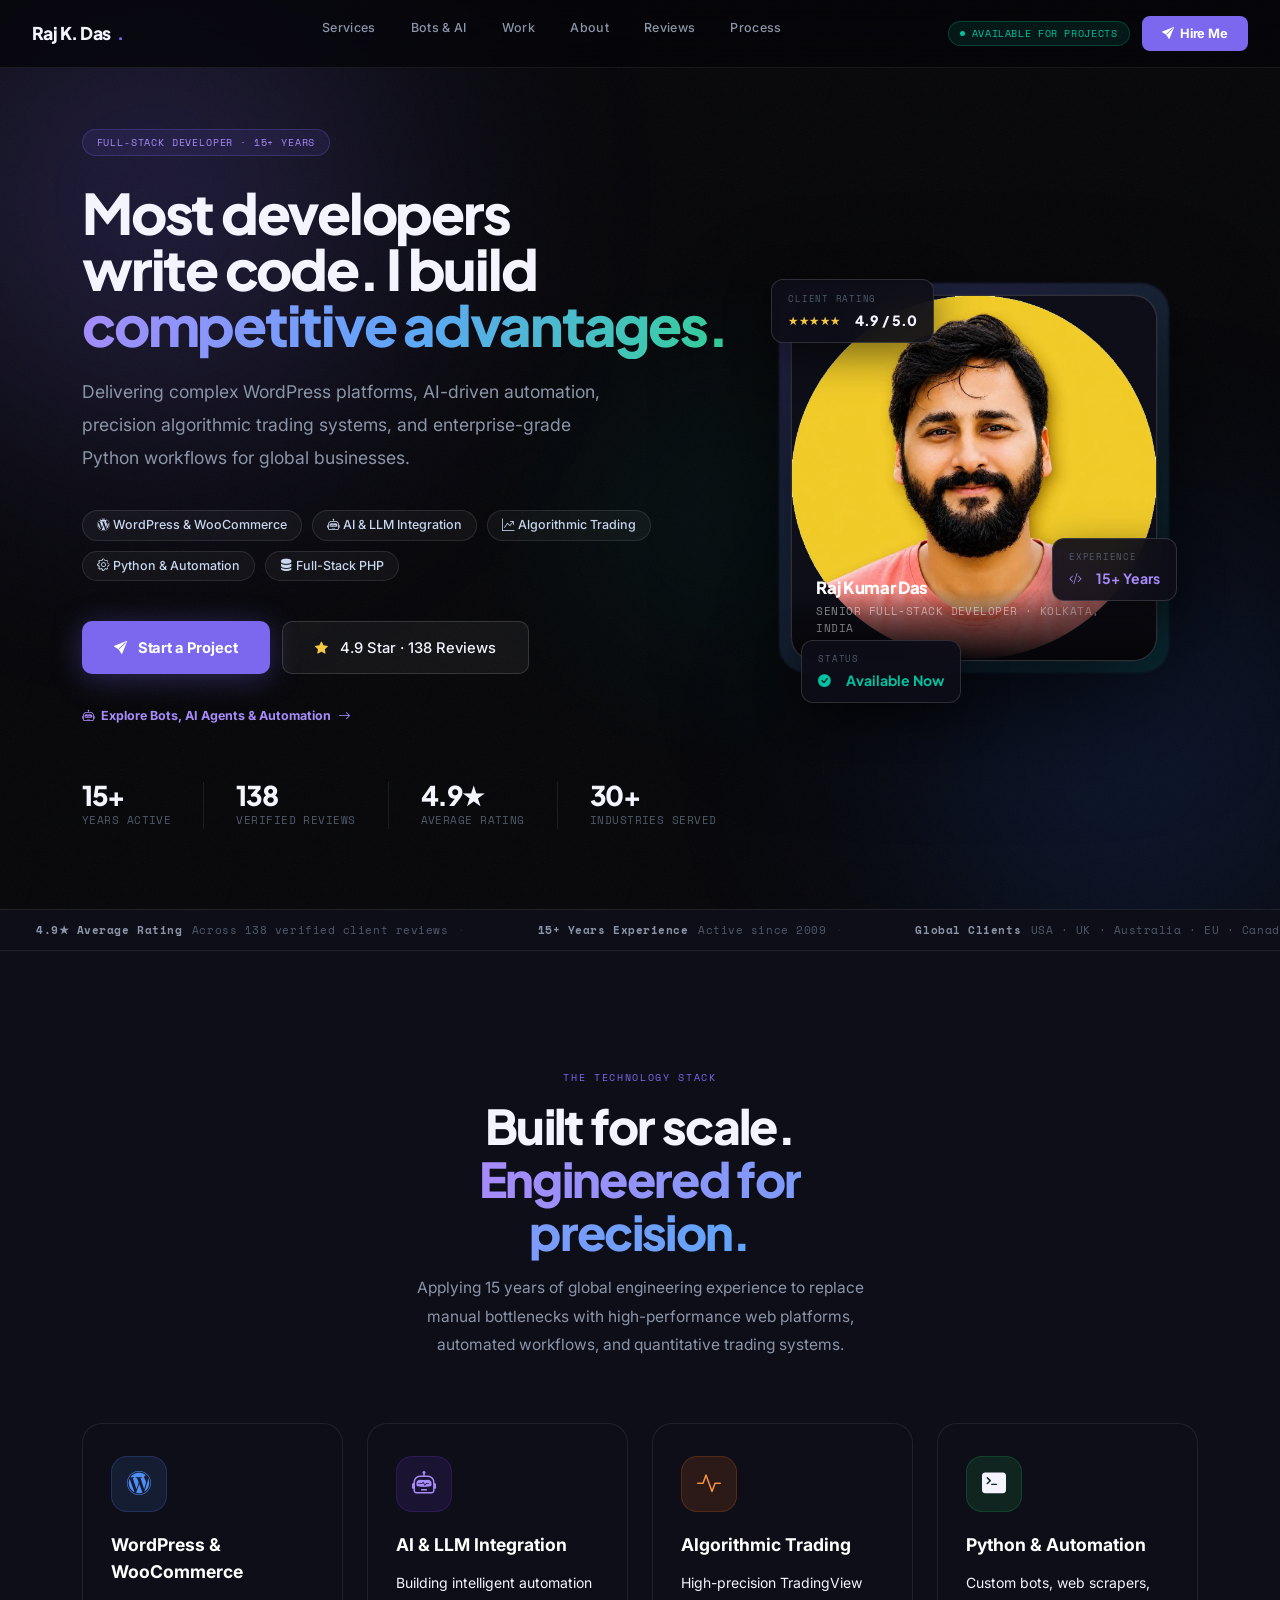
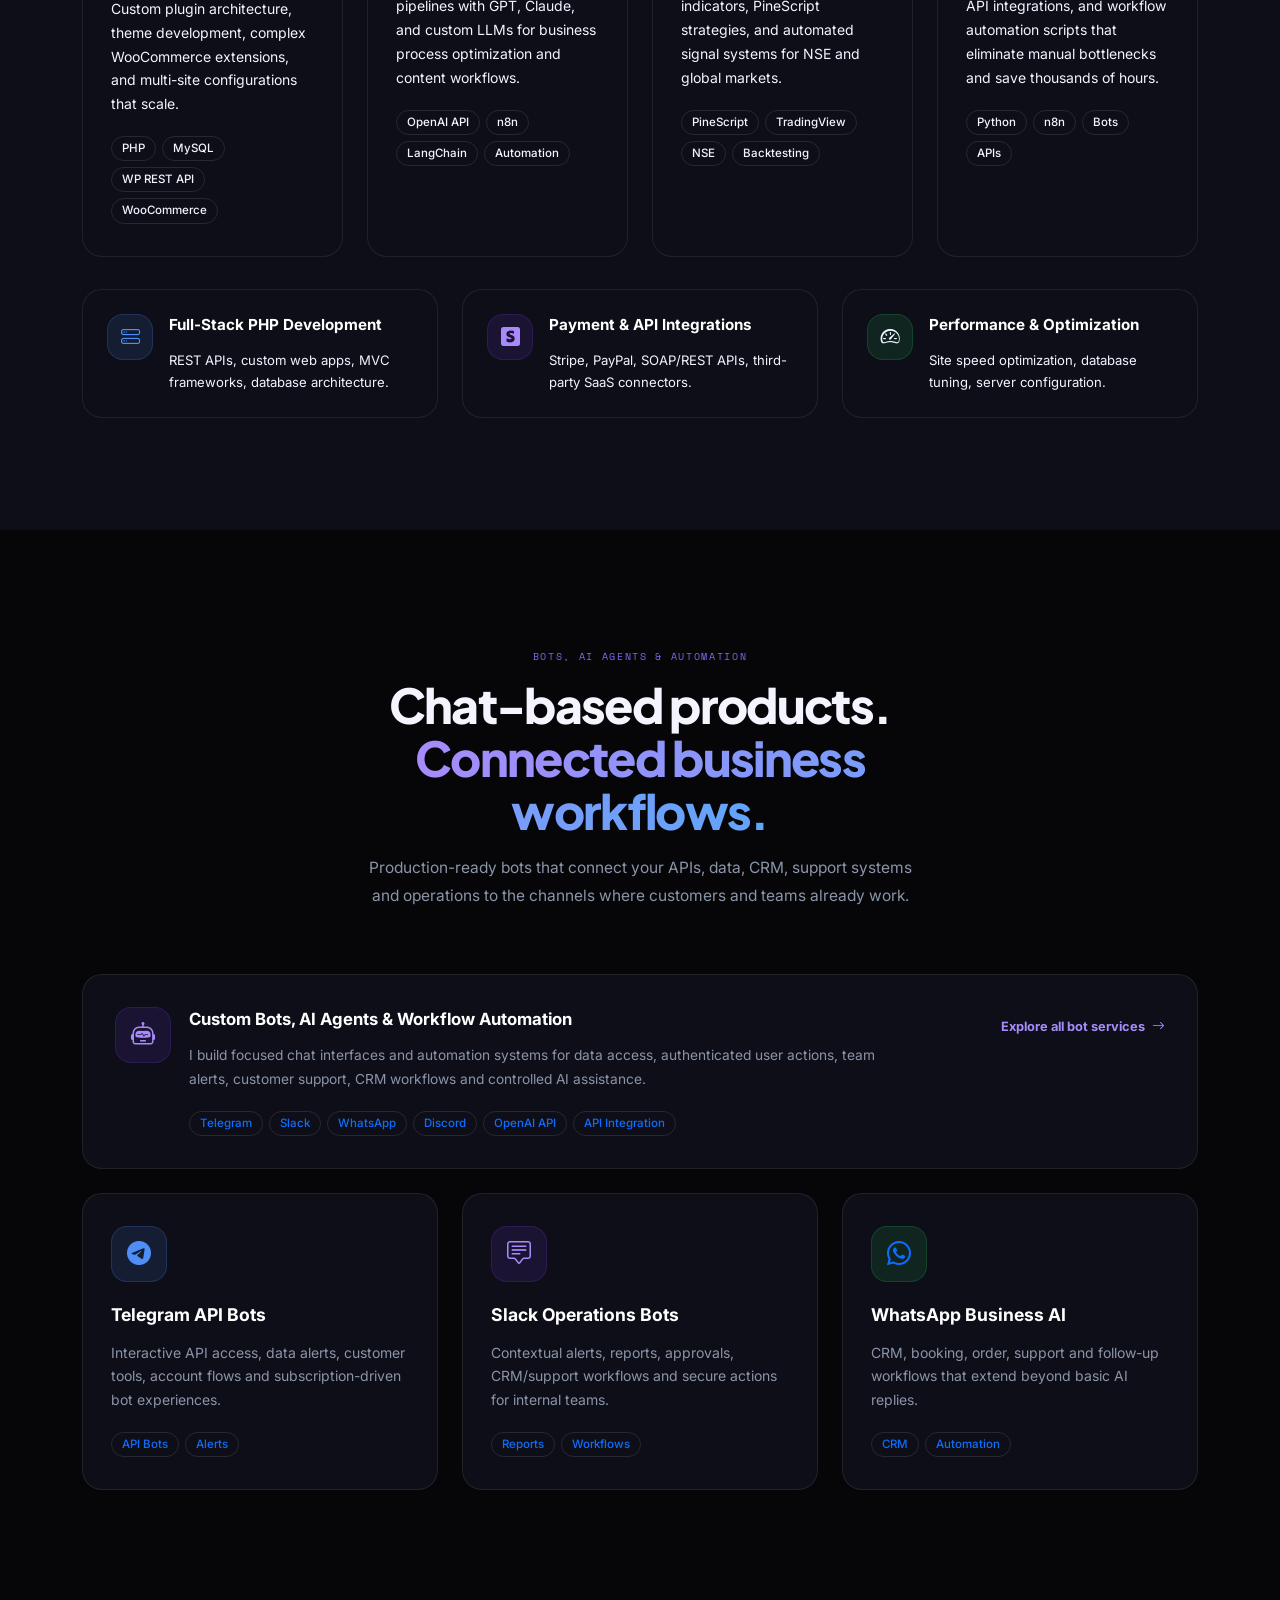
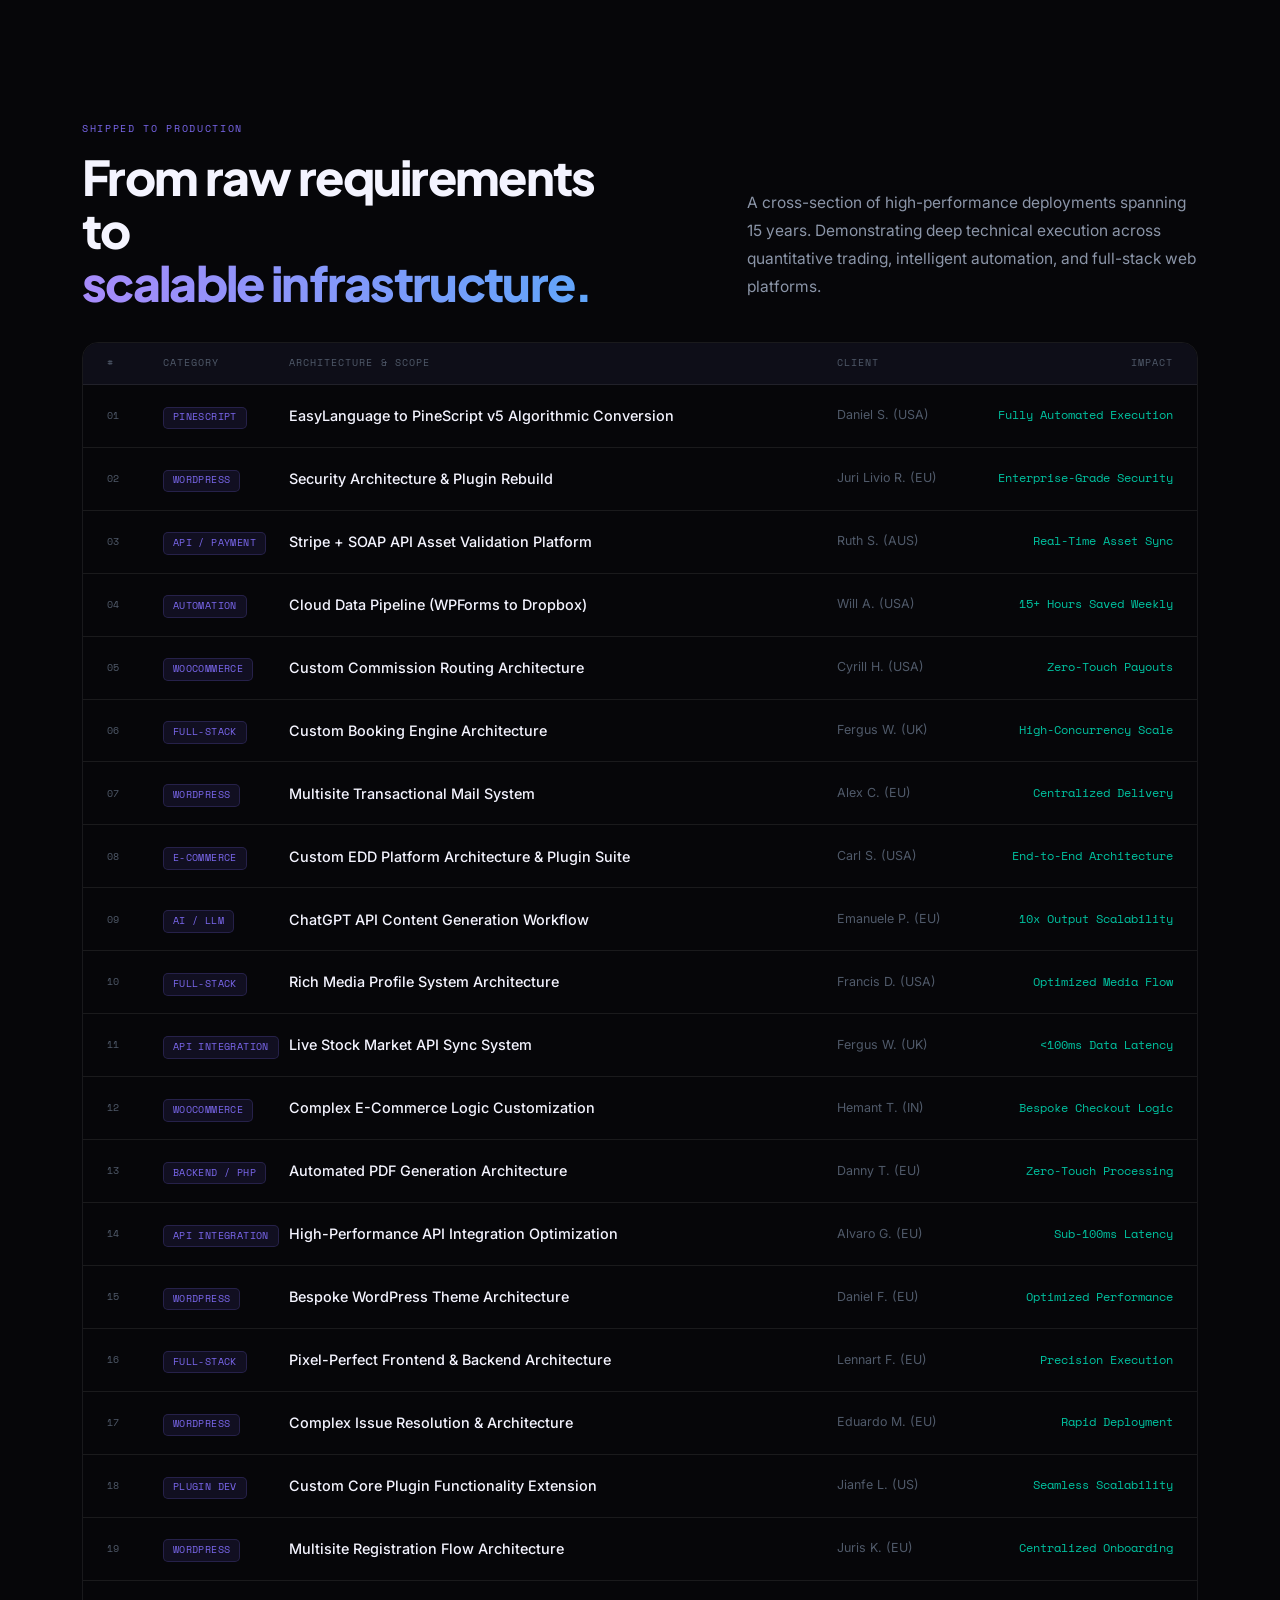
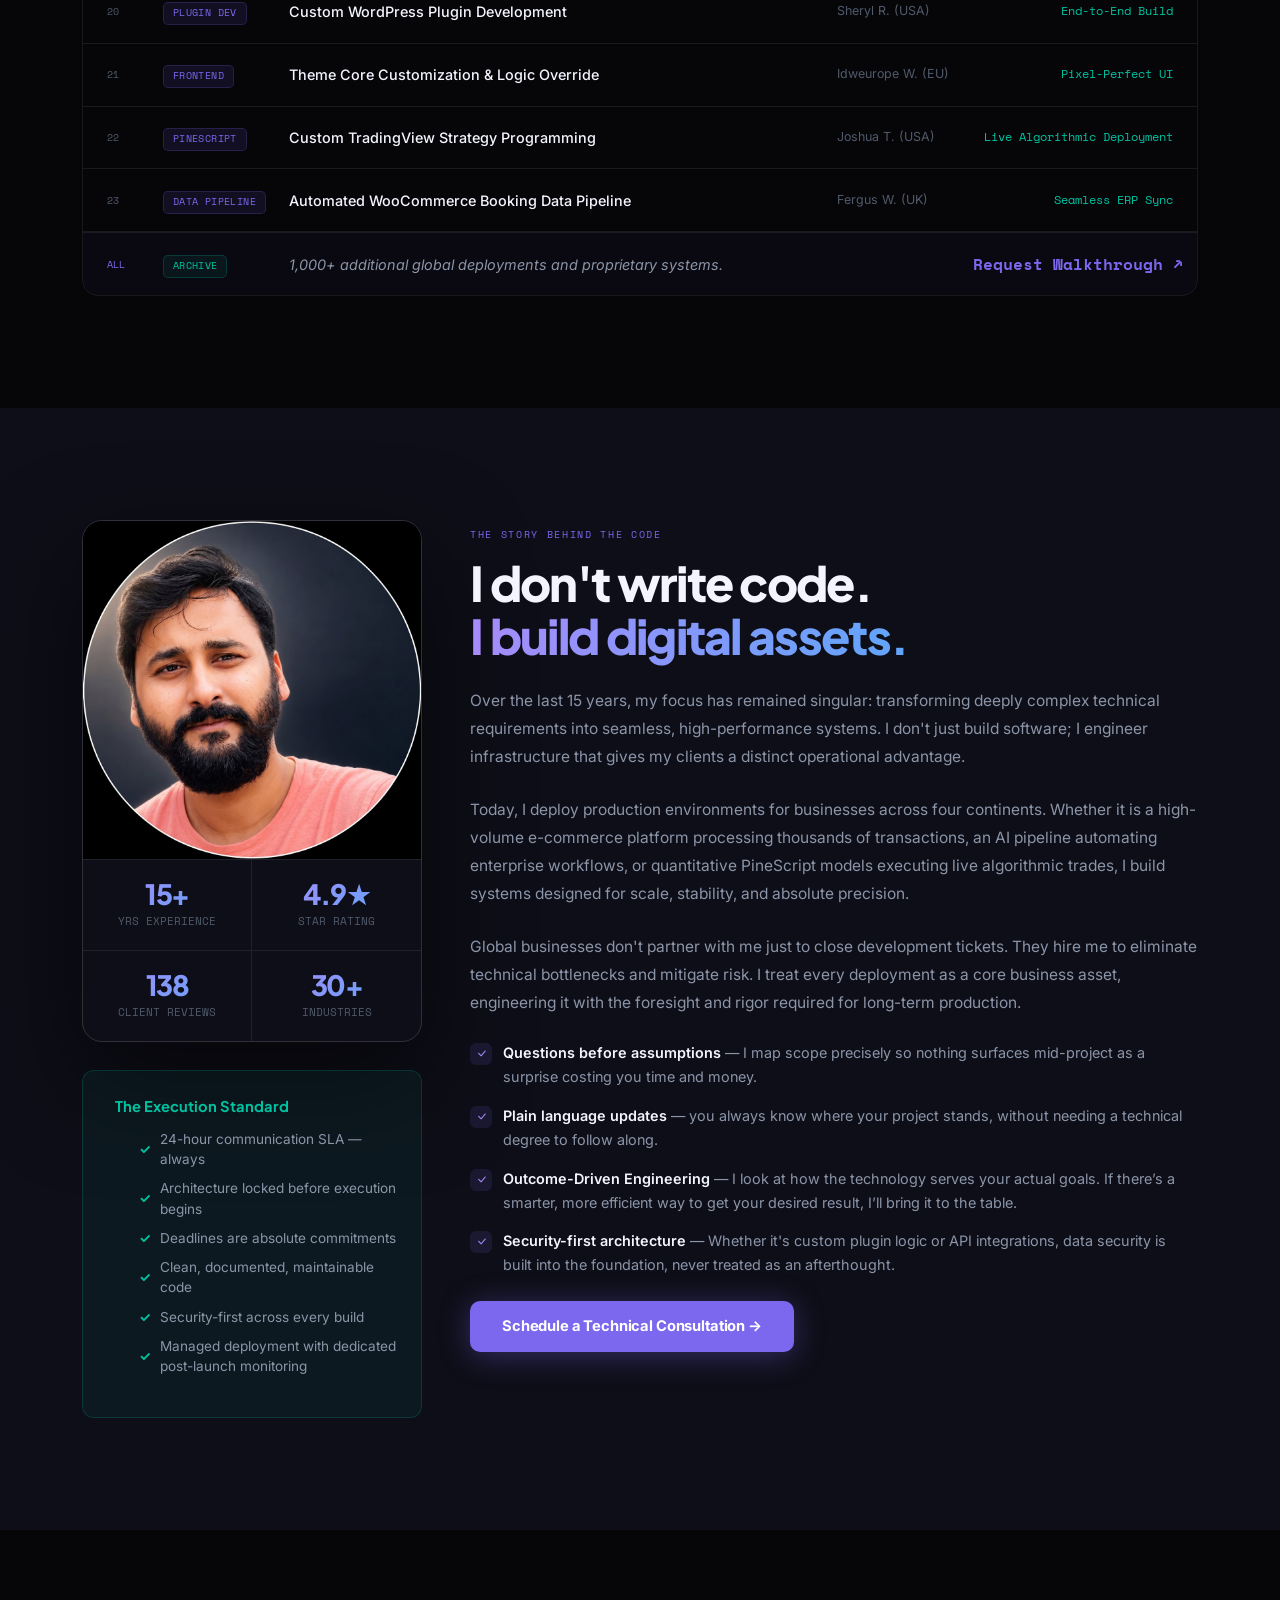
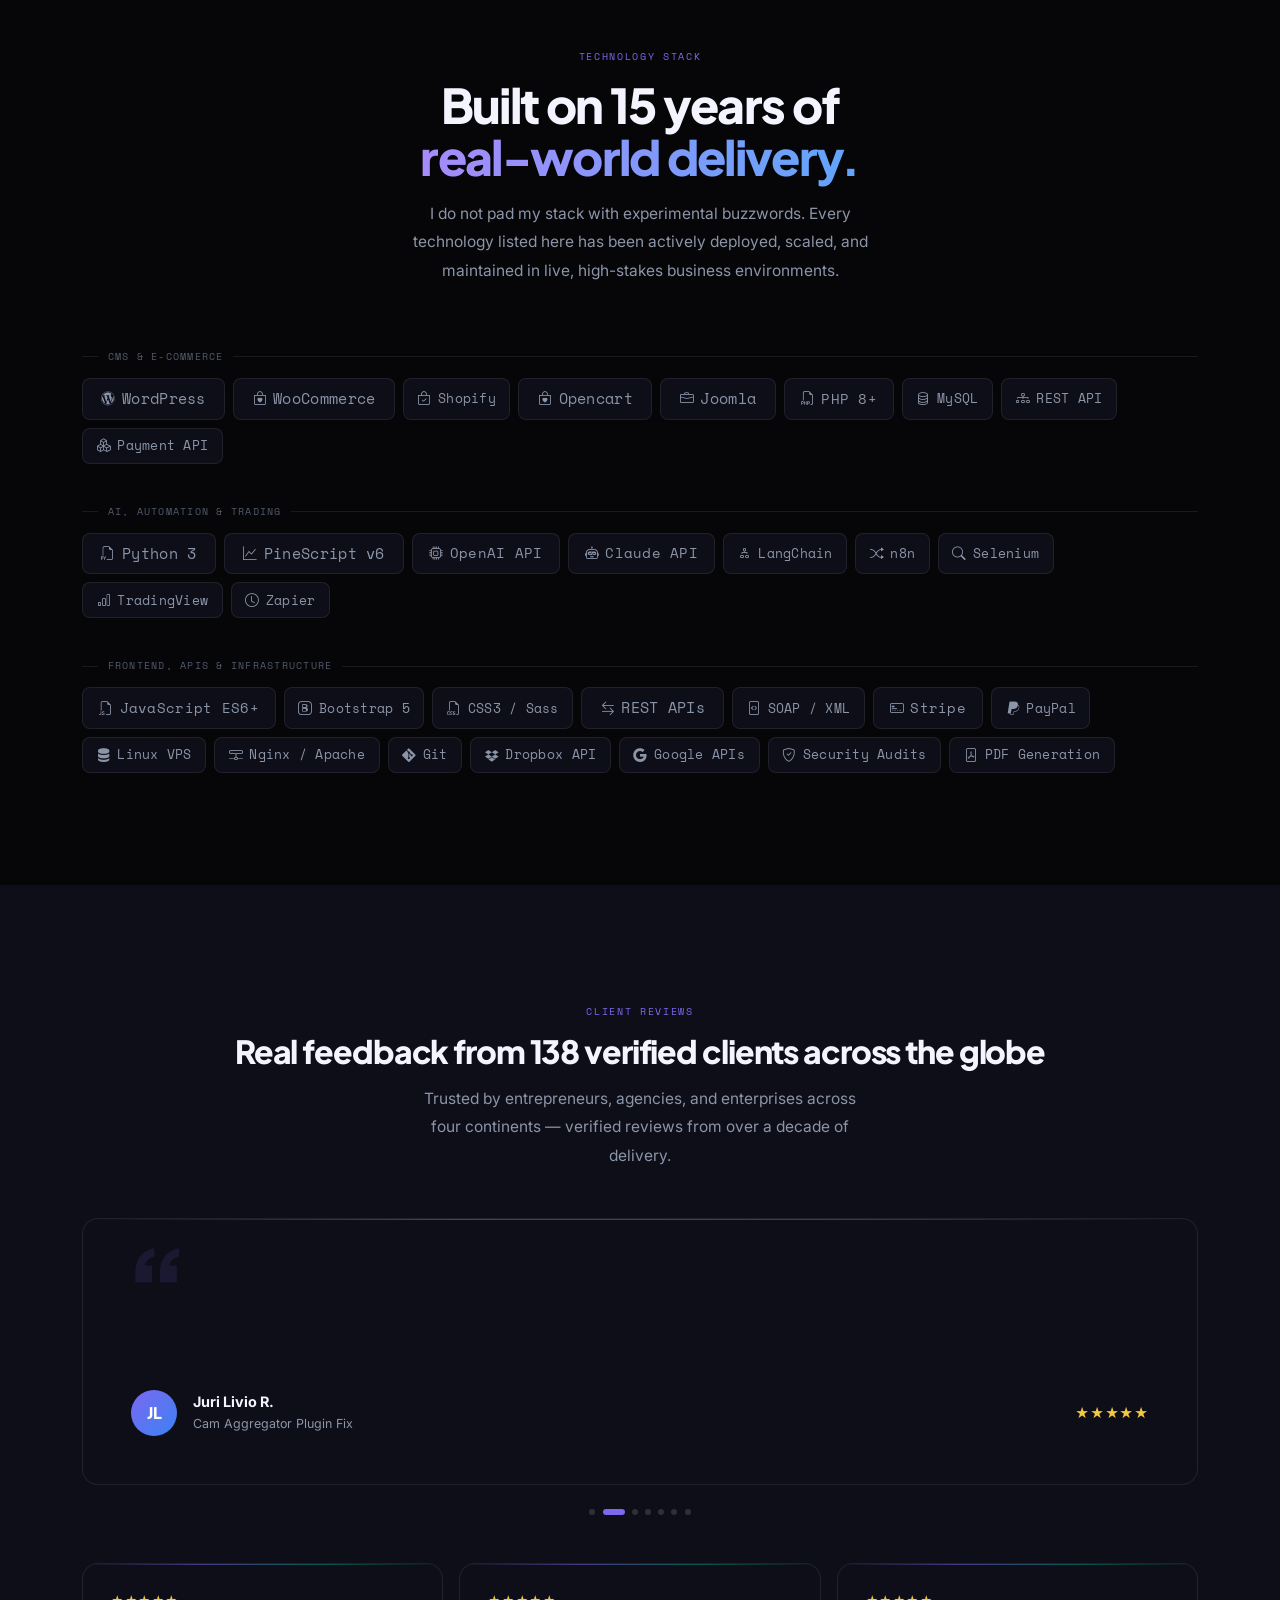
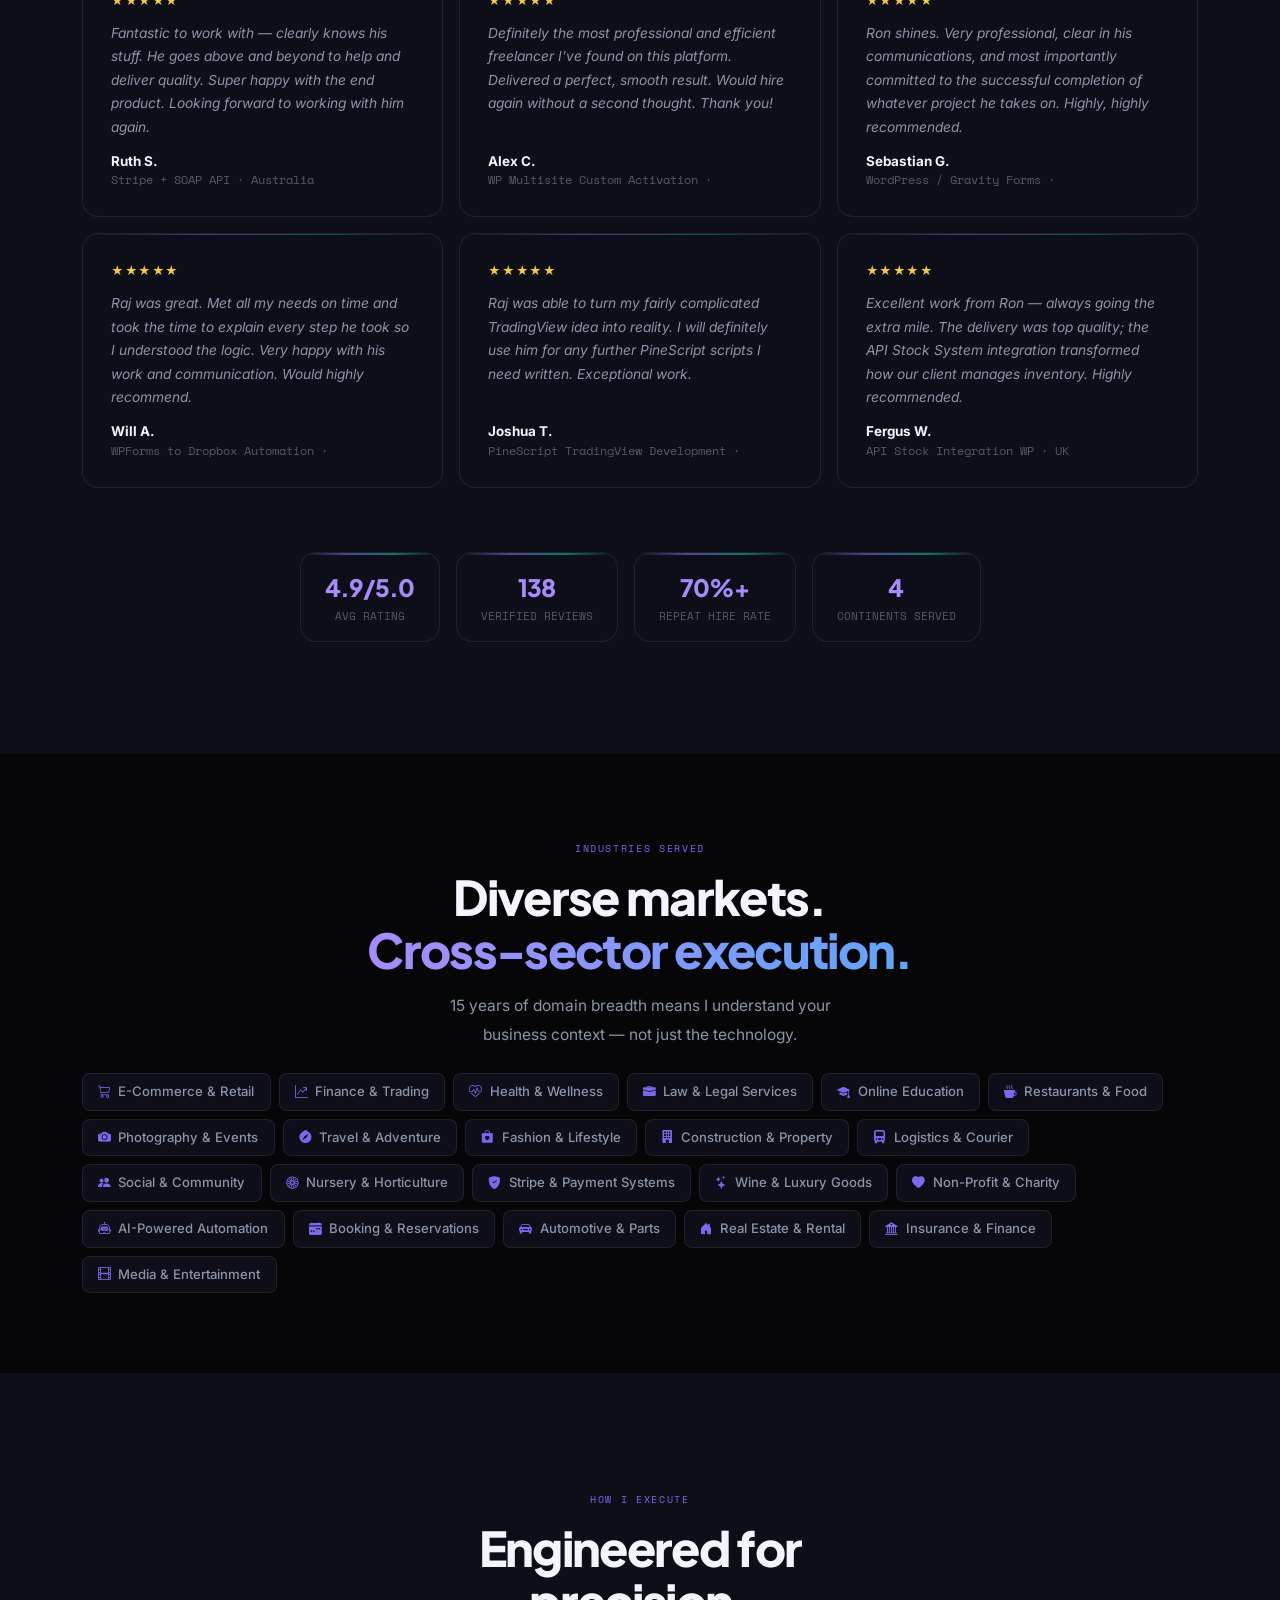
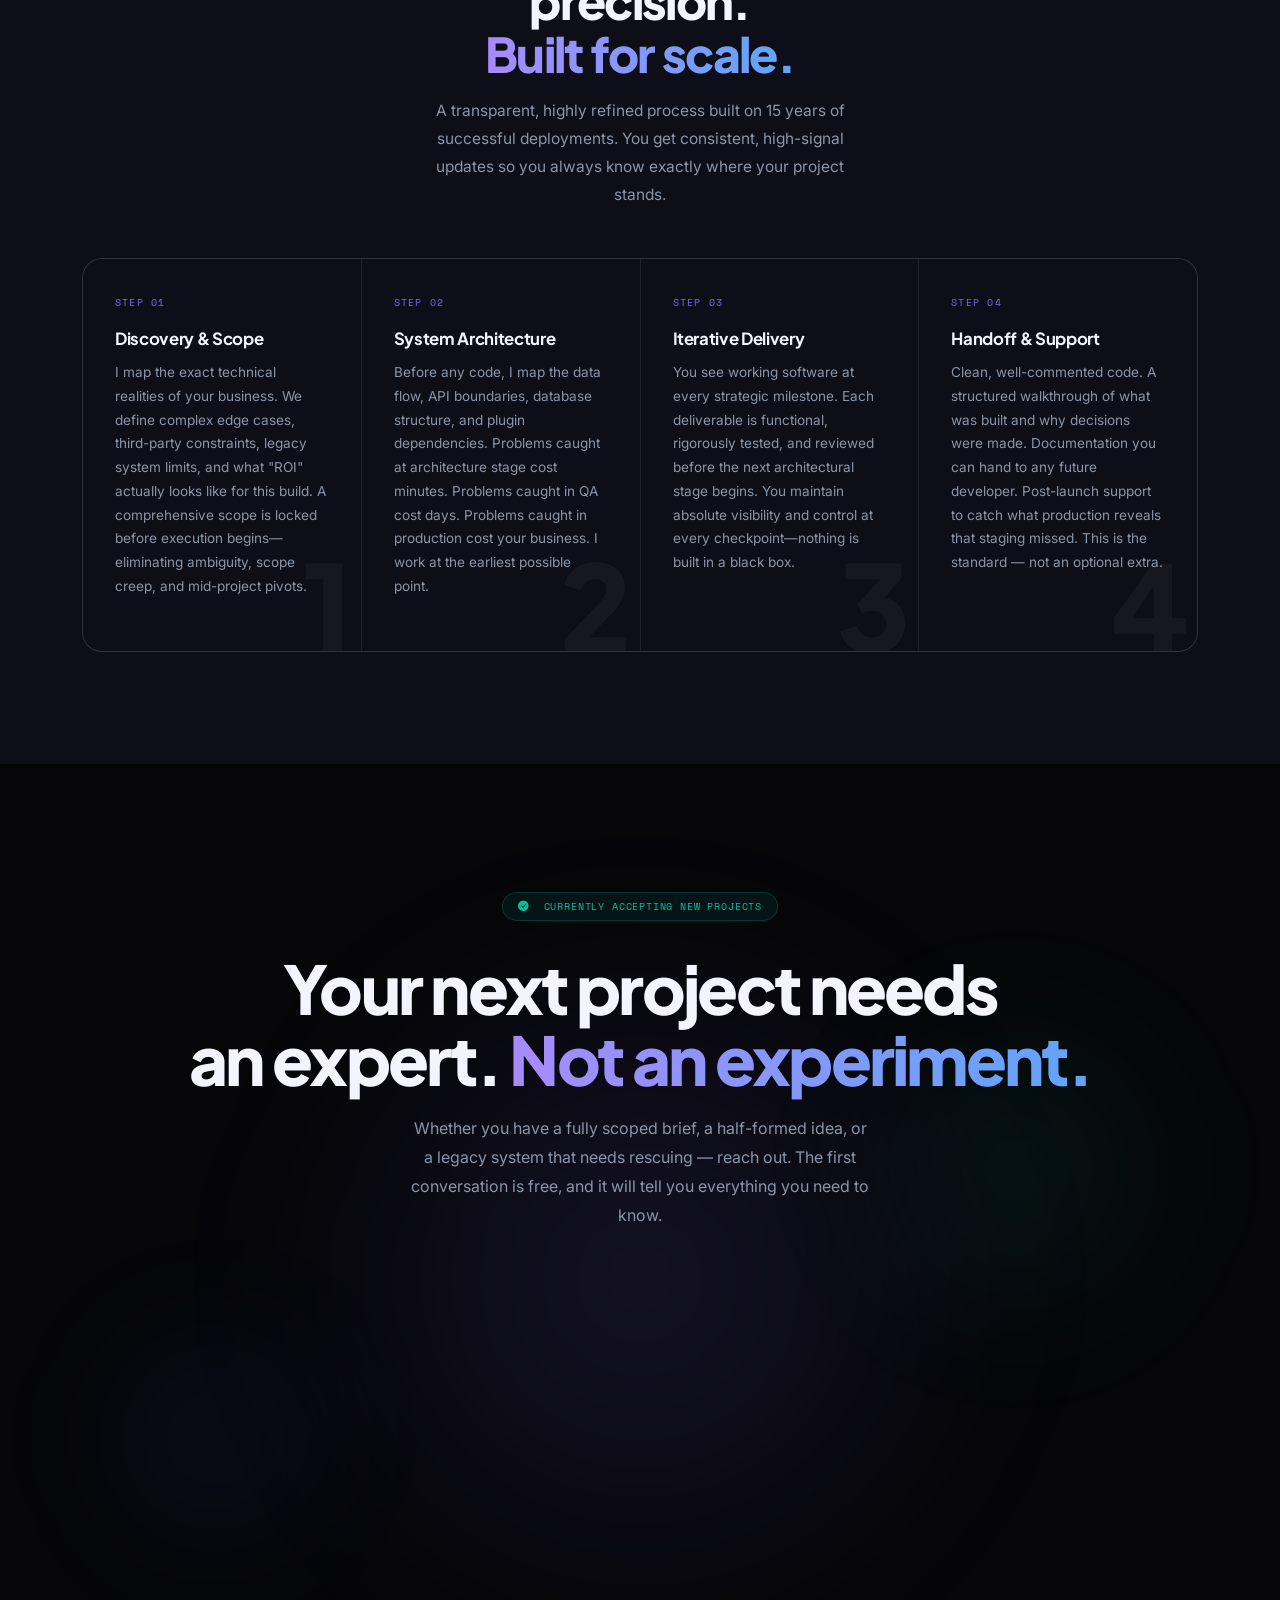
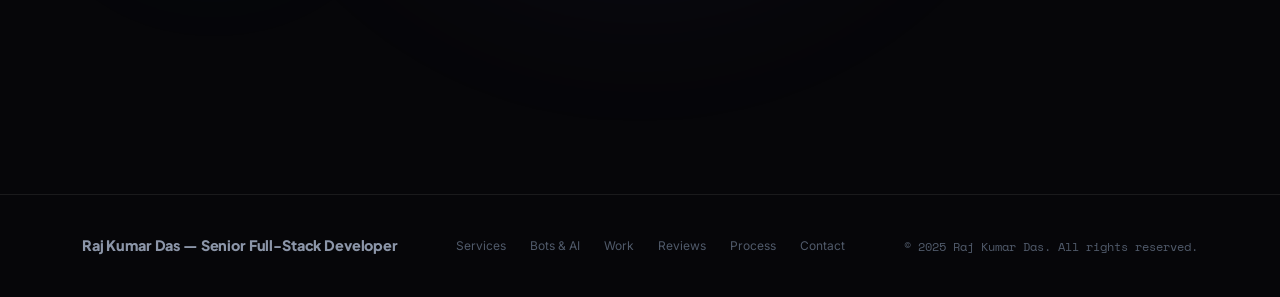
<file: index.html>
<!DOCTYPE html>
<html lang="en">
<head>
<meta charset="UTF-8"/>
<meta name="viewport" content="width=device-width,initial-scale=1.0"/>


<title>Raj Kumar Das | Quant Dev & AI Engineer | Algo Trading, Python, APIs, PHP</title>
<meta name="title" content="Raj Kumar Das | Quant Dev & AI Engineer | Algo Trading, Python, APIs, PHP">
<meta name="description" content="Senior digital architect with 15+ years of experience engineering custom Python pipelines, AI workflows, and PineScript models for global enterprise clients.">

<meta property="og:type" content="website">
<meta property="og:url" content="https://rajkdas.github.io/">
<meta property="og:title" content="Raj Kumar Das | Quant Dev & AI Engineer | Algo Trading, Python, APIs, PHP">
<meta property="og:description" content="Architecting enterprise digital assets. 1,000+ global deployments across Python automation, PineScript algorithms, and complex infrastructure.">
<meta property="og:image" content="https://raw.githubusercontent.com/rajkdas/rajkdas.github.io/refs/heads/main/social-preview.png">

<meta property="twitter:card" content="summary_large_image">
<meta property="twitter:url" content="https://rajkdas.github.io/">
<meta property="twitter:title" content="Raj Kumar Das | Quant Dev & AI Engineer | Algo Trading, Python, APIs, PHP">
<meta property="twitter:description" content="Architecting enterprise digital assets. 1,000+ global deployments across Python automation, PineScript algorithms, and complex infrastructure.">
<meta property="twitter:image" content="https://raw.githubusercontent.com/rajkdas/rajkdas.github.io/refs/heads/main/social-preview.png">


<link rel="preconnect" href="https://fonts.googleapis.com"/>
<link rel="preconnect" href="https://fonts.gstatic.com" crossorigin/>

<link
  rel="preload"
  as="style"
  href="https://fonts.googleapis.com/css2?family=Plus+Jakarta+Sans:wght@500;600;700;800&family=Inter:wght@400;500;600&family=Space+Mono:wght@400;700&display=swap"
  onload="this.onload=null;this.rel='stylesheet'"
>

<noscript>
  <link
    rel="stylesheet"
    href="https://fonts.googleapis.com/css2?family=Plus+Jakarta+Sans:wght@400;500;600;700;800&family=Inter:wght@300;400;500;600&family=Space+Mono:wght@400;700&display=swap"
  >
</noscript>

<link rel="stylesheet" href="https://cdn.jsdelivr.net/npm/bootstrap@5.3.3/dist/css/bootstrap.min.css"/>
<link rel="stylesheet" href="https://cdn.jsdelivr.net/npm/bootstrap-icons@1.11.3/font/bootstrap-icons.min.css"/>
<link rel="stylesheet" href="style.css"/>
</head>
<body>

<!-- ═══════════════════ NAV ═══════════════════ -->
<nav class="nav">
  <a class="nav-logo" href="#">Raj K. Das<span class="dot">.</span></a>
  <ul class="nav-links">
    <li><a href="#services">Services</a></li>
        <li><a href="https://rajkdas.github.io/bot-ai-automation-services.html">Bots &amp; AI</a></li>
    <li><a href="#work">Work</a></li>
    <li><a href="#about">About</a></li>
    <li><a href="#testimonials">Reviews</a></li>
    <li><a href="#process">Process</a></li>
  </ul>
  <div class="nav-r">
    <div class="nav-avail">AVAILABLE FOR PROJECTS</div>
    <a class="btn-hire" href="#cta"><i class="bi bi-send-fill" style="font-size:.75rem"></i> Hire Me</a>
    <button class="ham" id="ham" aria-label="Menu"><span></span><span></span><span></span></button>
  </div>
</nav>

<div class="mob-nav" id="mob">
  <a href="#services" class="ml">Services</a>
  <a href="https://rajkdas.github.io/bot-ai-automation-services.html" class="ml">Bots &amp; AI</a>
  <a href="#work" class="ml">Work</a>
  <a href="#about" class="ml">About</a>
  <a href="#testimonials" class="ml">Reviews</a>
  <a href="#process" class="ml">Process</a>
  <a href="#cta" class="mhire">Hire Me &rarr;</a>
</div>

<!-- ═══════════════════ HERO ═══════════════════ -->
<section id="hero">
  <div class="aurora">
    <div class="a1"></div><div class="a2"></div><div class="a3"></div>
  </div>
  <div class="grain"></div>

  <div class="container hero-inner">
    <div class="hero-grid">

      <!-- LEFT COPY -->
      <div>
        <div class="h-eyebrow">FULL-STACK DEVELOPER &middot; 15+ YEARS</div>

        <h1 class="h-title">
          Most developers<br/>
          write code. I build<br/>
          <span class="hi">competitive&nbsp;advantages.</span>
        </h1>

        <p class="h-sub">
         Delivering complex WordPress platforms, AI-driven automation, precision algorithmic trading systems, and enterprise-grade Python workflows for global businesses.
        </p>
        <div class="hero-tags">
          <span class="hero-tag"><i class="bi bi-wordpress me-1"></i>WordPress &amp; WooCommerce</span>
          <span class="hero-tag"><i class="bi bi-robot me-1"></i>AI &amp; LLM Integration</span>
          <span class="hero-tag"><i class="bi bi-graph-up-arrow me-1"></i>Algorithmic Trading</span>
          <span class="hero-tag"><i class="bi bi-gear me-1"></i>Python &amp; Automation</span>
          <span class="hero-tag"><i class="bi bi-server me-1"></i>Full-Stack PHP</span>
        </div>

        <div class="h-btns">
          <a class="b-main" href="#cta"><i class="bi bi-send-fill" style="font-size:.82rem"></i>&nbsp;Start a Project</a>
          <a class="b-sec" href="#testimonials"><i class="bi bi-star-fill" style="color:var(--gold);font-size:.8rem"></i>&nbsp;4.9 Star &middot; 138 Reviews</a>
        <div style="margin-top:1rem">
          <a href="https://rajkdas.github.io/bot-ai-automation-services.html" style="font-size:.78rem;font-weight:700;color:var(--vl);text-decoration:none">
            <i class="bi bi-robot me-1"></i> Explore Bots, AI Agents &amp; Automation <i class="bi bi-arrow-right ms-1"></i>
          </a>
        </div>
        </div>

        <div class="h-stats">
          <div class="hs"><span class="hs-n">15+</span><span class="hs-l">YEARS ACTIVE</span></div>
          <div class="hs-div"></div>
          <div class="hs"><span class="hs-n">138</span><span class="hs-l">VERIFIED REVIEWS</span></div>
          <div class="hs-div"></div>
          <div class="hs"><span class="hs-n">4.9&#9733;</span><span class="hs-l">AVERAGE RATING</span></div>
          <div class="hs-div"></div>
          <div class="hs"><span class="hs-n">30+</span><span class="hs-l">INDUSTRIES SERVED</span></div>
        </div>
      </div>

      <!-- RIGHT PHOTO -->
      <div class="photo-side">
        <div class="photo-wrapper">
          <div class="photo-ring"></div>
          <div class="photo-card">
            <img src="[data-uri]" 
              alt="Raj Kumar Das — Quant Dev & AI Engineer | Algo Trading, Python, APIs, PHP | 15 Yrs Exp"/>
            <div class="photo-overlay"></div>
            <div class="photo-name-block">
              <div class="photo-name">Raj Kumar Das</div>
              <div class="photo-role">SENIOR FULL-STACK DEVELOPER &middot; KOLKATA, INDIA</div>
            </div>
          </div>
          <!-- Floating badges -->
          <div class="proof-card pc-tl">
            <div class="pfl">Client Rating</div>
            <div class="pfv"><span class="stars">&#9733;&#9733;&#9733;&#9733;&#9733;</span>&nbsp;<b>4.9 / 5.0</b></div>
          </div>
          <div class="proof-card pc-br">
            <div class="pfl">Experience</div>
            <div class="pfv"><i class="bi bi-code-slash violet"></i>&nbsp;<span class="violet" style="font-weight:700">15+ Years</span></div>
          </div>
          <div class="proof-card pc-bl">
            <div class="pfl">Status</div>
            <div class="pfv"><i class="bi bi-check-circle-fill green"></i>&nbsp;<span class="green" style="font-weight:700">Available Now</span></div>
          </div>
        </div>
      </div>

    </div>
  </div>
</section>

<!-- ═══════════════════ TICKER ═══════════════════ -->
<div class="ticker-wrap">
  <div class="ticker-inner" id="tkt"></div>
</div>


<!-- ═══════════════════ SERVICES ═══════════════════ -->
<section id="services" class="sec sec-alt">
  <div class="container">

    <div class="row justify-content-center mb-5 text-center">
      <div class="col-12 col-lg-6">
        <span class="eyebrow rv">The Technology Stack</span>
        <h2 class="H2 rv d1">Built for scale.<br/><em>Engineered for precision.</em></h2>
        <p class="body mt-3 mx-auto rv d2" style="max-width:480px">Applying 15 years of global engineering experience to replace manual bottlenecks with high-performance web platforms, automated workflows, and quantitative trading systems.</p>
      </div>
    </div>

    <div class="row g-4">
      <!-- Card 1 -->
      <div class="col-sm-6 col-lg-3 reveal reveal-delay-1 visible">
        <div class="expertise-card card-blue">
          <div class="exp-icon-wrap exp-icon-blue"><i class="bi bi-wordpress"></i></div>
          <div class="exp-title">WordPress &amp; WooCommerce</div>
          <div class="exp-desc">Custom plugin architecture, theme development, complex WooCommerce extensions, and multi-site configurations that scale.</div>
          <div class="exp-tags">
            <span class="exp-tag">PHP</span>
            <span class="exp-tag">MySQL</span>
            <span class="exp-tag">WP REST API</span>
            <span class="exp-tag">WooCommerce</span>
          </div>
        </div>
      </div>
      <!-- Card 2 -->
      <div class="col-sm-6 col-lg-3 reveal reveal-delay-2 visible">
        <div class="expertise-card card-purple">
          <div class="exp-icon-wrap exp-icon-purple"><i class="bi bi-robot"></i></div>
          <div class="exp-title">AI &amp; LLM Integration</div>
          <div class="exp-desc">Building intelligent automation pipelines with GPT, Claude, and custom LLMs for business process optimization and content workflows.</div>
          <div class="exp-tags">
            <span class="exp-tag">OpenAI API</span>
            <span class="exp-tag">n8n</span>
            <span class="exp-tag">LangChain</span>
            <span class="exp-tag">Automation</span>
          </div>
        </div>
      </div>
      <!-- Card 3 -->
      <div class="col-sm-6 col-lg-3 reveal reveal-delay-3 visible">
        <div class="expertise-card card-orange">
          <div class="exp-icon-wrap exp-icon-orange"><i class="bi bi-activity"></i></div>
          <div class="exp-title">Algorithmic Trading</div>
          <div class="exp-desc">High-precision TradingView indicators, PineScript strategies, and automated signal systems for NSE and global markets.</div>
          <div class="exp-tags">
            <span class="exp-tag">PineScript</span>
            <span class="exp-tag">TradingView</span>
            <span class="exp-tag">NSE</span>
            <span class="exp-tag">Backtesting</span>
          </div>
        </div>
      </div>
      <!-- Card 4 -->
      <div class="col-sm-6 col-lg-3 reveal reveal-delay-4 visible">
        <div class="expertise-card card-green">
          <div class="exp-icon-wrap exp-icon-green"><i class="bi bi-terminal-fill"></i></div>
          <div class="exp-title">Python &amp; Automation</div>
          <div class="exp-desc">Custom bots, web scrapers, API integrations, and workflow automation scripts that eliminate manual bottlenecks and save thousands of hours.</div>
          <div class="exp-tags">
            <span class="exp-tag">Python</span>
            <span class="exp-tag">n8n</span>
            <span class="exp-tag">Bots</span>
            <span class="exp-tag">APIs</span>
          </div>
        </div>
      </div>
    </div>

    <div class="row g-4 mt-2">
      <div class="col-sm-6 col-lg-4 reveal reveal-delay-1 visible">
        <div class="expertise-card card-blue" style="flex-direction:row; align-items:flex-start; gap:16px; display:flex; padding:24px;">
          <div class="exp-icon-wrap exp-icon-blue mb-0" style="flex-shrink:0; width:46px; height:46px; font-size:1.2rem;"><i class="bi bi-hdd-stack"></i></div>
          <div>
            <div class="exp-title" style="font-size:0.95rem;">Full-Stack PHP Development</div>
            <div class="exp-desc mb-0" style="font-size:0.82rem;">REST APIs, custom web apps, MVC frameworks, database architecture.</div>
          </div>
        </div>
      </div>
      <div class="col-sm-6 col-lg-4 reveal reveal-delay-2 visible">
        <div class="expertise-card card-purple" style="flex-direction:row; align-items:flex-start; gap:16px; display:flex; padding:24px;">
          <div class="exp-icon-wrap exp-icon-purple mb-0" style="flex-shrink:0; width:46px; height:46px; font-size:1.2rem;"><i class="bi bi-stripe"></i></div>
          <div>
            <div class="exp-title" style="font-size:0.95rem;">Payment &amp; API Integrations</div>
            <div class="exp-desc mb-0" style="font-size:0.82rem;">Stripe, PayPal, SOAP/REST APIs, third-party SaaS connectors.</div>
          </div>
        </div>
      </div>
      <div class="col-sm-6 col-lg-4 reveal reveal-delay-3 visible">
        <div class="expertise-card card-green" style="flex-direction:row; align-items:flex-start; gap:16px; display:flex; padding:24px;">
          <div class="exp-icon-wrap exp-icon-green mb-0" style="flex-shrink:0; width:46px; height:46px; font-size:1.2rem;"><i class="bi bi-speedometer2"></i></div>
          <div>
            <div class="exp-title" style="font-size:0.95rem;">Performance &amp; Optimization</div>
            <div class="exp-desc mb-0" style="font-size:0.82rem;">Site speed optimization, database tuning, server configuration.</div>
          </div>
        </div>
      </div>
    </div>

  </div>
</section>


<!-- ═══════════════════ SELECTED WORK ═══════════════════ -->
<!-- BOT & AI AUTOMATION SERVICES -->
<section id="bot-services" class="sec">
  <div class="container">
    <div class="row justify-content-center mb-5 text-center">
      <div class="col-12 col-lg-7">
        <span class="eyebrow rv">Bots, AI Agents &amp; Automation</span>
        <h2 class="H2 rv d1">Chat-based products.<br><em>Connected business workflows.</em></h2>
        <p class="body mt-3 mx-auto rv d2" style="max-width:560px">Production-ready bots that connect your APIs, data, CRM, support systems and operations to the channels where customers and teams already work.</p>
      </div>
    </div>

    <div class="row g-4">
      <div class="col-12 rv d1">
        <a href="https://rajkdas.github.io/bot-ai-automation-services.html" class="expertise-card card-purple" style="display:block;text-decoration:none;padding:2rem">
          <div style="display:flex;gap:1.15rem;align-items:flex-start;justify-content:space-between;flex-wrap:wrap">
            <div style="display:flex;gap:1.1rem;align-items:flex-start;max-width:780px">
              <div class="exp-icon-wrap exp-icon-purple" style="margin:0;flex-shrink:0"><i class="bi bi-robot"></i></div>
              <div>
                <div class="exp-title" style="font-size:1.05rem">Custom Bots, AI Agents &amp; Workflow Automation</div>
                <div class="exp-desc" style="color:var(--muted);font-size:.86rem;margin-top:.45rem;max-width:690px">I build focused chat interfaces and automation systems for data access, authenticated user actions, team alerts, customer support, CRM workflows and controlled AI assistance.</div>
                <div class="exp-tags" style="margin-top:1rem">
                  <span class="exp-tag">Telegram</span><span class="exp-tag">Slack</span><span class="exp-tag">WhatsApp</span><span class="exp-tag">Discord</span><span class="exp-tag">OpenAI API</span><span class="exp-tag">API Integration</span>
                </div>
              </div>
            </div>
            <span style="font-size:.8rem;font-weight:700;color:var(--vl);padding-top:.6rem;white-space:nowrap">Explore all bot services <i class="bi bi-arrow-right ms-1"></i></span>
          </div>
        </a>
      </div>

      <div class="col-md-4 rv d1">
        <a href="https://rajkdas.github.io/telegram-bot-service.html" class="expertise-card card-blue" style="display:block;height:100%;text-decoration:none">
          <div class="exp-icon-wrap exp-icon-blue"><i class="bi bi-telegram"></i></div>
          <div class="exp-title">Telegram API Bots</div>
          <div class="exp-desc" style="color:var(--muted)">Interactive API access, data alerts, customer tools, account flows and subscription-driven bot experiences.</div>
          <div class="exp-tags"><span class="exp-tag">API Bots</span><span class="exp-tag">Alerts</span></div>
        </a>
      </div>
      <div class="col-md-4 rv d2">
        <a href="https://rajkdas.github.io/slack-bot-service.html" class="expertise-card card-purple" style="display:block;height:100%;text-decoration:none">
          <div class="exp-icon-wrap exp-icon-purple"><i class="bi bi-chat-square-text"></i></div>
          <div class="exp-title">Slack Operations Bots</div>
          <div class="exp-desc" style="color:var(--muted)">Contextual alerts, reports, approvals, CRM/support workflows and secure actions for internal teams.</div>
          <div class="exp-tags"><span class="exp-tag">Reports</span><span class="exp-tag">Workflows</span></div>
        </a>
      </div>
      <div class="col-md-4 rv d3">
        <a href="https://rajkdas.github.io/whatsapp-ai-automation-service.html" class="expertise-card card-green" style="display:block;height:100%;text-decoration:none">
          <div class="exp-icon-wrap exp-icon-green"><i class="bi bi-whatsapp"></i></div>
          <div class="exp-title">WhatsApp Business AI</div>
          <div class="exp-desc" style="color:var(--muted)">CRM, booking, order, support and follow-up workflows that extend beyond basic AI replies.</div>
          <div class="exp-tags"><span class="exp-tag">CRM</span><span class="exp-tag">Automation</span></div>
        </a>
      </div>
    </div>
  </div>
</section>

<section id="work" class="sec">
  <div class="container">
    <div class="row justify-content-between align-items-end mb-4">
      <div class="col-12 col-lg-6">
        <span class="eyebrow rv">Shipped to Production</span>
        <h2 class="H2 rv d1">From raw requirements to <br/><em>scalable infrastructure.</em></h2>
      </div>
      <div class="col-12 col-lg-5 rv d2 mt-3 mt-lg-0">
        <p class="body">A cross-section of high-performance deployments spanning 15 years. Demonstrating deep technical execution across quantitative trading, intelligent automation, and full-stack web platforms.</p>
      </div>
    </div>

    <div class="work-table rv d1 in">

      <div class="wt-head">
        <span class="wt-n">#</span>
        <span class="wt-cat">Category</span>
        <span class="wt-title">Architecture & Scope</span>
        <span class="wt-client">Client</span>
        <span class="wt-val">Impact</span>
      </div>

      <div class="w-row"><span class="wn">01</span><span class="wcat"><span class="wcat-badge">PINESCRIPT</span></span><span class="wtitle">EasyLanguage to PineScript v5 Algorithmic Conversion</span><span class="wclient">Daniel S. (USA)</span><span class="wval">Fully Automated Execution</span></div>
      <div class="w-row"><span class="wn">02</span><span class="wcat"><span class="wcat-badge">WORDPRESS</span></span><span class="wtitle">Security Architecture & Plugin Rebuild</span><span class="wclient">Juri Livio R. (EU)</span><span class="wval">Enterprise-Grade Security</span></div>
      <div class="w-row"><span class="wn">03</span><span class="wcat"><span class="wcat-badge">API / PAYMENT</span></span><span class="wtitle">Stripe + SOAP API Asset Validation Platform</span><span class="wclient">Ruth S. (AUS)</span><span class="wval">Real-Time Asset Sync</span></div>
      <div class="w-row"><span class="wn">04</span><span class="wcat"><span class="wcat-badge">AUTOMATION</span></span><span class="wtitle">Cloud Data Pipeline (WPForms to Dropbox)</span><span class="wclient">Will A. (USA)</span><span class="wval">15+ Hours Saved Weekly</span></div>
      <div class="w-row"><span class="wn">05</span><span class="wcat"><span class="wcat-badge">WOOCOMMERCE</span></span><span class="wtitle">Custom Commission Routing Architecture</span><span class="wclient">Cyrill H. (USA)</span><span class="wval">Zero-Touch Payouts</span></div>
      <div class="w-row"><span class="wn">06</span><span class="wcat"><span class="wcat-badge">FULL-STACK</span></span><span class="wtitle">Custom Booking Engine Architecture</span><span class="wclient">Fergus W. (UK)</span><span class="wval">High-Concurrency Scale</span></div>
      <div class="w-row"><span class="wn">07</span><span class="wcat"><span class="wcat-badge">WORDPRESS</span></span><span class="wtitle">Multisite Transactional Mail System</span><span class="wclient">Alex C. (EU)</span><span class="wval">Centralized Delivery</span></div>
      <div class="w-row"><span class="wn">08</span><span class="wcat"><span class="wcat-badge">E-COMMERCE</span></span><span class="wtitle">Custom EDD Platform Architecture & Plugin Suite</span><span class="wclient">Carl S. (USA)</span><span class="wval">End-to-End Architecture</span></div>
      <div class="w-row"><span class="wn">09</span><span class="wcat"><span class="wcat-badge">AI / LLM</span></span><span class="wtitle">ChatGPT API Content Generation Workflow</span><span class="wclient">Emanuele P. (EU)</span><span class="wval">10x Output Scalability</span></div>
      <div class="w-row"><span class="wn">10</span><span class="wcat"><span class="wcat-badge">FULL-STACK</span></span><span class="wtitle">Rich Media Profile System Architecture</span><span class="wclient">Francis D. (USA)</span><span class="wval">Optimized Media Flow</span></div>
      <div class="w-row"><span class="wn">11</span><span class="wcat"><span class="wcat-badge">API INTEGRATION</span></span><span class="wtitle">Live Stock Market API Sync System</span><span class="wclient">Fergus W. (UK)</span><span class="wval">&lt;100ms Data Latency</span></div>
      <div class="w-row"><span class="wn">12</span><span class="wcat"><span class="wcat-badge">WOOCOMMERCE</span></span><span class="wtitle">Complex E-Commerce Logic Customization</span><span class="wclient">Hemant T. (IN)</span><span class="wval">Bespoke Checkout Logic</span></div>
      <div class="w-row"><span class="wn">13</span><span class="wcat"><span class="wcat-badge">BACKEND / PHP</span></span><span class="wtitle">Automated PDF Generation Architecture</span><span class="wclient">Danny T. (EU)</span><span class="wval">Zero-Touch Processing</span></div>
      <div class="w-row"><span class="wn">14</span><span class="wcat"><span class="wcat-badge">API INTEGRATION</span></span><span class="wtitle">High-Performance API Integration Optimization</span><span class="wclient">Alvaro G. (EU)</span><span class="wval">Sub-100ms Latency</span></div>
      <div class="w-row"><span class="wn">15</span><span class="wcat"><span class="wcat-badge">WORDPRESS</span></span><span class="wtitle">Bespoke WordPress Theme Architecture</span><span class="wclient">Daniel F. (EU)</span><span class="wval">Optimized Performance</span></div>
      <div class="w-row"><span class="wn">16</span><span class="wcat"><span class="wcat-badge">FULL-STACK</span></span><span class="wtitle">Pixel-Perfect Frontend & Backend Architecture</span><span class="wclient">Lennart F. (EU)</span><span class="wval">Precision Execution</span></div>
      <div class="w-row"><span class="wn">17</span><span class="wcat"><span class="wcat-badge">WORDPRESS</span></span><span class="wtitle">Complex Issue Resolution & Architecture</span><span class="wclient">Eduardo M. (EU)</span><span class="wval">Rapid Deployment</span></div>
      <div class="w-row"><span class="wn">18</span><span class="wcat"><span class="wcat-badge">PLUGIN DEV</span></span><span class="wtitle">Custom Core Plugin Functionality Extension</span><span class="wclient">Jianfe L. (US)</span><span class="wval">Seamless Scalability</span></div>
      <div class="w-row"><span class="wn">19</span><span class="wcat"><span class="wcat-badge">WORDPRESS</span></span><span class="wtitle">Multisite Registration Flow Architecture</span><span class="wclient">Juris K. (EU)</span><span class="wval">Centralized Onboarding</span></div>
      <div class="w-row"><span class="wn">20</span><span class="wcat"><span class="wcat-badge">PLUGIN DEV</span></span><span class="wtitle">Custom WordPress Plugin Development</span><span class="wclient">Sheryl R. (USA)</span><span class="wval">End-to-End Build</span></div>
      <div class="w-row"><span class="wn">21</span><span class="wcat"><span class="wcat-badge">FRONTEND</span></span><span class="wtitle">Theme Core Customization & Logic Override</span><span class="wclient">Idweurope W. (EU)</span><span class="wval">Pixel-Perfect UI</span></div>
      <div class="w-row"><span class="wn">22</span><span class="wcat"><span class="wcat-badge">PINESCRIPT</span></span><span class="wtitle">Custom TradingView Strategy Programming</span><span class="wclient">Joshua T. (USA)</span><span class="wval">Live Algorithmic Deployment</span></div>
      <div class="w-row"><span class="wn">23</span><span class="wcat"><span class="wcat-badge">DATA PIPELINE</span></span><span class="wtitle">Automated WooCommerce Booking Data Pipeline</span><span class="wclient">Fergus W. (UK)</span><span class="wval">Seamless ERP Sync</span></div>
      
      <div class="w-row w-more-row">
        <span class="wn" style="color:var(--v)">ALL</span>
        <span class="wcat">
          <span class="wcat-badge" style="color:var(--t);background:rgba(0,194,160,.08);border-color:rgba(0,194,160,.2)">ARCHIVE</span>
        </span>
        <span class="wtitle" style="color:var(--muted);font-style:italic;font-weight:400">
          1,000+ additional global deployments and proprietary systems.
        </span>
        <span class="wclient"></span>
        <span class="wval">
          <a href="#contact" style="color:var(--v);font-size:1rem;text-decoration:none;font-weight:600;">
            Request Walkthrough ↗
          </a>
        </span>
      </div>

      
    </div>

  </div>
</section>



<!-- ═══════════════════ ABOUT ═══════════════════ -->
<section id="about" class="sec sec-alt">
  <div class="container">
    <div class="row align-items-start g-5">

      <!-- LEFT: Photo + Stats -->
      <div class="col-10 col-lg-4 mx-auto rv">
        <div class="about-photo-card">
          <img src="[data-uri]" alt="Raj Kumar Das"/>
          <div class="about-stat-grid">
            <div class="ast"><div class="ast-n">15+</div><div class="ast-l">YRS EXPERIENCE</div></div>
            <div class="ast"><div class="ast-n">4.9&#9733;</div><div class="ast-l">STAR RATING</div></div>
            <div class="ast"><div class="ast-n">138</div><div class="ast-l">CLIENT REVIEWS</div></div>
            <div class="ast"><div class="ast-n">30+</div><div class="ast-l">INDUSTRIES</div></div>
          </div>
        </div>

        <div class="about-promise">
          <div class="ap-title"><i class="bi bi-shield-check-fill"></i> The Execution Standard</div>
          <ul class="ap-list">
            <li>24-hour communication SLA — always</li>
            <li>Architecture locked before execution begins</li>
            <li>Deadlines are absolute commitments</li>
            <li>Clean, documented, maintainable code</li>
            <li>Security-first across every build</li>
            <li>Managed deployment with dedicated post-launch monitoring</li>
          </ul>
        </div>
      </div>

      <!-- RIGHT: Story -->
      <div class="col-12 col-lg-8">
        <span class="eyebrow rv">The Story Behind the Code</span>
        <h2 class="H2 rv d1 mb-4">I don't write code.<br/><em>I build digital assets.</em></h2>

        <p class="body rv d1 mb-4">
          Over the last 15 years, my focus has remained singular: transforming deeply complex technical requirements into seamless, high-performance systems. I don't just build software; I engineer infrastructure that gives my clients a distinct operational advantage.
        </p>

        <p class="body rv d1 mb-4">
          Today, I deploy production environments for businesses across four continents. Whether it is a high-volume e-commerce platform processing thousands of transactions, an AI pipeline automating enterprise workflows, or quantitative PineScript models executing live algorithmic trades, I build systems designed for scale, stability, and absolute precision.
        </p>

        <p class="body rv d1 mb-4">
          Global businesses don't partner with me just to close development tickets. They hire me to eliminate technical bottlenecks and mitigate risk. I treat every deployment as a core business asset, engineering it with the foresight and rigor required for long-term production.
        </p>

        <div class="rv d2 mb-4">
          <div class="chk"><div class="chk-ic"><i class="bi bi-check-lg"></i></div><div class="chk-t"><strong>Questions before assumptions</strong> — I map scope precisely so nothing surfaces mid-project as a surprise costing you time and money.</div></div>
          <div class="chk"><div class="chk-ic"><i class="bi bi-check-lg"></i></div><div class="chk-t"><strong>Plain language updates</strong> — you always know where your project stands, without needing a technical degree to follow along.</div></div>
          <div class="chk"><div class="chk-ic"><i class="bi bi-check-lg"></i></div><div class="chk-t"><strong>Outcome-Driven Engineering</strong> — I look at how the technology serves your actual goals. If there’s a smarter, more efficient way to get your desired result, I’ll bring it to the table.</div></div>
          <div class="chk"><div class="chk-ic"><i class="bi bi-check-lg"></i></div><div class="chk-t"><strong>Security-first architecture</strong> — Whether it's custom plugin logic or API integrations, data security is built into the foundation, never treated as an afterthought.</div></div>
        </div>

        <a class="b-main rv d3" style="display:inline-flex" href="#cta">Schedule a Technical Consultation →</a>
      </div>

    </div>
  </div>
</section>

<!-- ═══════════════════ TECH STACK ═══════════════════ -->
<section id="stack" class="sec">
  <div class="container">
    <div class="row justify-content-center mb-5 text-center">
      <div class="col-12 col-lg-6">
        <span class="eyebrow rv">Technology Stack</span>
        <h2 class="H2 rv d1">Built on 15 years of<br/><em>real-world delivery.</em></h2>
        <p class="body mt-3 mx-auto rv d2" style="max-width:460px">I do not pad my stack with experimental buzzwords. Every technology listed here has been actively deployed, scaled, and maintained in live, high-stakes business environments.</p>
      </div>
    </div>

    <div class="rv d1">
      <div class="stack-group">
        <div class="sg-label">CMS &amp; E-Commerce</div>
        <div class="tag-cloud">
          <span class="tech-tag xl"><i class="bi bi-wordpress"></i> WordPress</span>
          <span class="tech-tag xl"><i class="bi bi-bag-heart"></i> WooCommerce</span>
          <span class="tech-tag"><i class="bi bi-bag-check"></i> Shopify</span>
          <span class="tech-tag xl"><i class="bi bi-bag-heart"></i> Opencart</span>
          <span class="tech-tag xl"><i class="bi bi-briefcase"></i> Joomla</span>

          <span class="tech-tag lg"><i class="bi bi-filetype-php"></i> PHP 8+</span>
          <span class="tech-tag"><i class="bi bi-database"></i> MySQL</span>
          <span class="tech-tag"><i class="bi bi-diagram-3"></i> REST API</span>
          <span class="tech-tag"><i class="bi bi-boxes"></i> Payment API</span>

        </div>
      </div>
      <div class="stack-group">
        <div class="sg-label">AI, Automation &amp; Trading</div>
        <div class="tag-cloud">
          <span class="tech-tag xl"><i class="bi bi-filetype-py"></i> Python 3</span>
          <span class="tech-tag xl"><i class="bi bi-graph-up"></i> PineScript v6</span>
          <span class="tech-tag lg"><i class="bi bi-cpu"></i> OpenAI API</span>
          <span class="tech-tag lg"><i class="bi bi-robot"></i> Claude API</span>
          <span class="tech-tag"><i class="bi bi-diagram-2"></i> LangChain</span>
          <span class="tech-tag"><i class="bi bi-shuffle"></i> n8n</span>
          <span class="tech-tag"><i class="bi bi-search"></i> Selenium</span>
          <span class="tech-tag"><i class="bi bi-bar-chart"></i> TradingView</span>
          <span class="tech-tag"><i class="bi bi-clock"></i> Zapier</span>
        </div>
      </div>
      <div class="stack-group">
        <div class="sg-label">Frontend, APIs &amp; Infrastructure</div>
        <div class="tag-cloud">
          <span class="tech-tag lg"><i class="bi bi-filetype-js"></i> JavaScript ES6+</span>
          <span class="tech-tag"><i class="bi bi-bootstrap"></i> Bootstrap 5</span>
          <span class="tech-tag"><i class="bi bi-filetype-css"></i> CSS3 / Sass</span>
          <span class="tech-tag xl"><i class="bi bi-arrow-left-right"></i> REST APIs</span>
          <span class="tech-tag"><i class="bi bi-file-code"></i> SOAP / XML</span>
          <span class="tech-tag lg"><i class="bi bi-credit-card-2-front"></i> Stripe</span>
          <span class="tech-tag"><i class="bi bi-paypal"></i> PayPal</span>
          <span class="tech-tag"><i class="bi bi-server"></i> Linux VPS</span>
          <span class="tech-tag"><i class="bi bi-hdd-network"></i> Nginx / Apache</span>
          <span class="tech-tag"><i class="bi bi-git"></i> Git</span>
          <span class="tech-tag"><i class="bi bi-dropbox"></i> Dropbox API</span>
          <span class="tech-tag"><i class="bi bi-google"></i> Google APIs</span>
          <span class="tech-tag"><i class="bi bi-shield-check"></i> Security Audits</span>
          <span class="tech-tag"><i class="bi bi-file-pdf"></i> PDF Generation</span>
        </div>
      </div>
    </div>
  </div>
</section>

<!-- ═══════════════════ TESTIMONIALS ═══════════════════ -->
<section id="testimonials" class="sec sec-alt">
  <div class="container">
    <div class="row justify-content-center mb-5 text-center">
      <div class="col-12 col-lg-12">
        <span class="eyebrow rv">Client Reviews</span>
        <h2 class="H2 rv d1">Real feedback from 138 verified clients across the globe</h2>
        <p class="body mt-3 rv d2" style="max-width:440px;margin:1rem auto 0">Trusted by entrepreneurs, agencies, and enterprises across four continents — verified reviews from over a decade of delivery.</p>
      </div>
    </div>

    <!-- Featured rotating testimonial -->
    <div class="gc mb-3 rv" style="position:relative">
      <div class="feat-testi">
        <div class="qt">&ldquo;</div>
        <div class="t-text" id="ttxt">What can I say? He did a job above our expectations. Everything was in line with WordPress&rsquo;s highest security standards and best practices. An exceptional developer who truly understands his craft.</div>
        <div class="t-meta">
          <div class="t-av" id="tav">JL</div>
          <div>
            <div class="t-nm" id="tnm">Juri Livio R.</div>
            <div class="t-pj" id="tpj">Cam Aggregator Plugin Fix</div>
            <div class="t-am" id="tam"></div>
          </div>
          <div class="t-stars">&#9733;&#9733;&#9733;&#9733;&#9733;</div>
        </div>
      </div>
    </div>
    <div class="t-dots mb-5" id="tdots"></div>

    <!-- 3-up mini testimonials -->
    <div class="row g-3">
      <div class="col-12 col-md-4 rv d1">
        <div class="gc h-100">
          <div class="mini-t">
            <div class="mt-st">&#9733;&#9733;&#9733;&#9733;&#9733;</div>
            <div class="mt-tx">Fantastic to work with — clearly knows his stuff. He goes above and beyond to help and deliver quality. Super happy with the end product. Looking forward to working with him again.</div>
            <div><div class="mt-nm">Ruth S.</div><div class="mt-pj">Stripe + SOAP API &middot; Australia</div></div>
          </div>
        </div>
      </div>
      <div class="col-12 col-md-4 rv d2">
        <div class="gc h-100">
          <div class="mini-t">
            <div class="mt-st">&#9733;&#9733;&#9733;&#9733;&#9733;</div>
            <div class="mt-tx">Definitely the most professional and efficient freelancer I&rsquo;ve found on this platform. Delivered a perfect, smooth result. Would hire again without a second thought. Thank you!</div>
            <div><div class="mt-nm">Alex C.</div><div class="mt-pj">WP Multisite Custom Activation &middot;</div></div>
          </div>
        </div>
      </div>
      <div class="col-12 col-md-4 rv d3">
        <div class="gc h-100">
          <div class="mini-t">
            <div class="mt-st">&#9733;&#9733;&#9733;&#9733;&#9733;</div>
            <div class="mt-tx">Ron shines. Very professional, clear in his communications, and most importantly committed to the successful completion of whatever project he takes on. Highly, highly recommended.</div>
            <div><div class="mt-nm">Sebastian G.</div><div class="mt-pj">WordPress / Gravity Forms &middot; </div></div>
          </div>
        </div>
      </div>
      <div class="col-12 col-md-4 rv d1">
        <div class="gc h-100">
          <div class="mini-t">
            <div class="mt-st">&#9733;&#9733;&#9733;&#9733;&#9733;</div>
            <div class="mt-tx">Raj was great. Met all my needs on time and took the time to explain every step he took so I understood the logic. Very happy with his work and communication. Would highly recommend.</div>
            <div><div class="mt-nm">Will A.</div><div class="mt-pj">WPForms to Dropbox Automation &middot; </div></div>
          </div>
        </div>
      </div>
      <div class="col-12 col-md-4 rv d2">
        <div class="gc h-100">
          <div class="mini-t">
            <div class="mt-st">&#9733;&#9733;&#9733;&#9733;&#9733;</div>
            <div class="mt-tx">Raj was able to turn my fairly complicated TradingView idea into reality. I will definitely use him for any further PineScript scripts I need written. Exceptional work.</div>
            <div><div class="mt-nm">Joshua T.</div><div class="mt-pj">PineScript TradingView Development &middot; </div></div>
          </div>
        </div>
      </div>
      <div class="col-12 col-md-4 rv d3">
        <div class="gc h-100">
          <div class="mini-t">
            <div class="mt-st">&#9733;&#9733;&#9733;&#9733;&#9733;</div>
            <div class="mt-tx">Excellent work from Ron — always going the extra mile. The delivery was top quality; the API Stock System integration transformed how our client manages inventory. Highly recommended.</div>
            <div><div class="mt-nm">Fergus W.</div><div class="mt-pj">API Stock Integration WP &middot; UK</div></div>
          </div>
        </div>
      </div>
    </div>

    <!-- Trust bar -->
    <div class="row g-3 mt-5 justify-content-center rv d1">
      <div class="col-auto"><div class="pillar-card" style="padding:1rem 1.5rem;text-align:center;min-width:140px"><div style="font-family:var(--fd);font-weight:800;font-size:1.5rem;letter-spacing:-.04em;color:var(--vl)">4.9/5.0</div><div style="font-size:.7rem;color:var(--dim);font-family:var(--fm);margin-top:.2rem">AVG RATING</div></div></div>
      <div class="col-auto"><div class="pillar-card" style="padding:1rem 1.5rem;text-align:center;min-width:140px"><div style="font-family:var(--fd);font-weight:800;font-size:1.5rem;letter-spacing:-.04em;color:var(--vl)">138</div><div style="font-size:.7rem;color:var(--dim);font-family:var(--fm);margin-top:.2rem">VERIFIED REVIEWS</div></div></div>
      <div class="col-auto"><div class="pillar-card" style="padding:1rem 1.5rem;text-align:center;min-width:140px"><div style="font-family:var(--fd);font-weight:800;font-size:1.5rem;letter-spacing:-.04em;color:var(--vl)">70%+</div><div style="font-size:.7rem;color:var(--dim);font-family:var(--fm);margin-top:.2rem">REPEAT HIRE RATE</div></div></div>
      <div class="col-auto"><div class="pillar-card" style="padding:1rem 1.5rem;text-align:center;min-width:140px"><div style="font-family:var(--fd);font-weight:800;font-size:1.5rem;letter-spacing:-.04em;color:var(--vl)">4</div><div style="font-size:.7rem;color:var(--dim);font-family:var(--fm);margin-top:.2rem">CONTINENTS SERVED</div></div></div>
    </div>
  </div>
</section>

<!-- ═══════════════════ INDUSTRIES ═══════════════════ -->
<section id="industries">
  <div class="container">
    <div class="row justify-content-center mb-4 text-center">
      <div class="col-12 col-lg-6">
        <span class="eyebrow rv">Industries Served</span>
        <h2 class="H2 rv d1">Diverse markets.<br/><em>Cross-sector execution.</em></h2>
        <p class="body mt-3 rv d2" style="max-width:440px;margin:0 auto">15 years of domain breadth means I understand your business context — not just the technology.</p>
      </div>
    </div>
    <div class="ind-grid rv d1">
      <div class="ind-tag"><i class="bi bi-cart3"></i> E-Commerce &amp; Retail</div>
      <div class="ind-tag"><i class="bi bi-graph-up-arrow"></i> Finance &amp; Trading</div>
      <div class="ind-tag"><i class="bi bi-heart-pulse"></i> Health &amp; Wellness</div>
      <div class="ind-tag"><i class="bi bi-briefcase-fill"></i> Law &amp; Legal Services</div>
      <div class="ind-tag"><i class="bi bi-mortarboard-fill"></i> Online Education</div>
      <div class="ind-tag"><i class="bi bi-cup-hot-fill"></i> Restaurants &amp; Food</div>
      <div class="ind-tag"><i class="bi bi-camera-fill"></i> Photography &amp; Events</div>
      <div class="ind-tag"><i class="bi bi-compass-fill"></i> Travel &amp; Adventure</div>
      <div class="ind-tag"><i class="bi bi-bag-heart-fill"></i> Fashion &amp; Lifestyle</div>
      <div class="ind-tag"><i class="bi bi-building-fill"></i> Construction &amp; Property</div>
      <div class="ind-tag"><i class="bi bi-truck-front-fill"></i> Logistics &amp; Courier</div>
      <div class="ind-tag"><i class="bi bi-people-fill"></i> Social &amp; Community</div>
      <div class="ind-tag"><i class="bi bi-flower1"></i> Nursery &amp; Horticulture</div>
      <div class="ind-tag"><i class="bi bi-shield-fill-check"></i> Stripe &amp; Payment Systems</div>
      <div class="ind-tag"><i class="bi bi-stars"></i> Wine &amp; Luxury Goods</div>
      <div class="ind-tag"><i class="bi bi-heart-fill"></i> Non-Profit &amp; Charity</div>
      <div class="ind-tag"><i class="bi bi-robot"></i> AI-Powered Automation</div>
      <div class="ind-tag"><i class="bi bi-calendar-week-fill"></i> Booking &amp; Reservations</div>
      <div class="ind-tag"><i class="bi bi-car-front-fill"></i> Automotive &amp; Parts</div>
      <div class="ind-tag"><i class="bi bi-house-door-fill"></i> Real Estate &amp; Rental</div>
      <div class="ind-tag"><i class="bi bi-bank2"></i> Insurance &amp; Finance</div>
      <div class="ind-tag"><i class="bi bi-film"></i> Media &amp; Entertainment</div>
    </div>
  </div>
</section>

<!-- ═══════════════════ PROCESS ═══════════════════ -->
<section id="process" class="sec sec-alt">
  <div class="container">
    <div class="row justify-content-center mb-5 text-center">
      <div class="col-12 col-lg-6">
        <span class="eyebrow rv">How I Execute</span>
        <h2 class="H2 rv d1">Engineered for precision.<br/><em>Built for scale.</em></h2>
        <p class="body mt-3 rv d2" style="max-width:460px;margin:1rem auto 0">A transparent, highly refined process built on 15 years of successful deployments. You get consistent, high-signal updates so you always know exactly where your project stands.</p>
      </div>
    </div>
    <div class="p-grid rv d1">
      <div class="p-cell" data-n="1">
        <div class="p-step">STEP 01</div>
        <div class="p-head">Discovery &amp; Scope</div>
        <p class="p-body">I map the exact technical realities of your business. We define complex edge cases, third-party constraints, legacy system limits, and what "ROI" actually looks like for this build. A comprehensive scope is locked before execution begins—eliminating ambiguity, scope creep, and mid-project pivots.</p>
      </div>
      <div class="p-cell" data-n="2">
        <div class="p-step">STEP 02</div>
        <div class="p-head">System Architecture</div>
        <p class="p-body">Before any code, I map the data flow, API boundaries, database structure, and plugin dependencies. Problems caught at architecture stage cost minutes. Problems caught in QA cost days. Problems caught in production cost your business. I work at the earliest possible point.</p>
      </div>
      <div class="p-cell" data-n="3">
        <div class="p-step">STEP 03</div>
        <div class="p-head">Iterative Delivery</div>
        <p class="p-body">You see working software at every strategic milestone. Each deliverable is functional, rigorously tested, and reviewed before the next architectural stage begins. You maintain absolute visibility and control at every checkpoint—nothing is built in a black box.</p>
      </div>
      <div class="p-cell" data-n="4">
        <div class="p-step">STEP 04</div>
        <div class="p-head">Handoff &amp; Support</div>
        <p class="p-body">Clean, well-commented code. A structured walkthrough of what was built and why decisions were made. Documentation you can hand to any future developer. Post-launch support to catch what production reveals that staging missed. This is the standard — not an optional extra.</p>
      </div>
    </div>
  </div>
</section>

<!-- ═══════════════════ CTA ═══════════════════ -->
<section id="cta">
  <div class="cta-bg"><div class="cta-glow cg1"></div><div class="cta-glow cg2"></div><div class="cta-glow cg3"></div></div>
  <div class="container cta-inner">
    <div class="cta-badge"><i class="bi bi-check-circle-fill"></i>&nbsp;CURRENTLY ACCEPTING NEW PROJECTS</div>
    <h2 class="cta-h rv">
      Your next project needs<br/>an expert. <em>Not an&nbsp;experiment.</em>
    </h2>
    <p class="cta-sub rv d1">Whether you have a fully scoped brief, a half-formed idea, or a legacy system that needs rescuing — reach out. The first conversation is free, and it will tell you everything you need to know.</p>
    <div class="rv d2">
      <a class="btn-cta" href="mailto:hello.rajkdas@gmail.com">
        <i class="bi bi-envelope-fill"></i>&nbsp;Start the Conversation
      </a>
    </div>
    <div class="cta-or rv d3"><span>OR FIND ME ON</span></div>
    <div class="cta-links rv d3">
      <a class="cta-link" href="https://www.linkedin.com/in/full-stack-developer-agentic-ai/" target="_blank" rel="noopener"><i class="bi bi-person-badge-fill"></i> Linkedin</a>
      <div class="cta-sep"></div>
      <a class="cta-link" href="https://calendly.com/rajkdas/30min" target="_blank" rel="noopener"><i class="bi bi-briefcase-fill"></i> Calendly</a>
      <div class="cta-sep"></div>
      <a class="cta-link" href="https://t.me/rajkdas_full_stack_developer" target="_blank" rel="noopener"><i class="bi bi-telegram"></i> Telegram</a>
    </div>

    <div class="guarantee rv d4">
      <div class="guar-title"><i class="bi bi-patch-check-fill"></i> What you can always count on</div>
      <div class="guar-items">
        <div class="guar-item">Response within 24 hours</div>
        <div class="guar-item">Scope locked before coding starts</div>
        <div class="guar-item">Deadlines treated as commitments</div>
        <div class="guar-item">Clean, documented code delivery</div>
        <div class="guar-item">Security-first across every build</div>
        <div class="guar-item">Post-launch support included</div>
      </div>
    </div>
  </div>
</section>

<!-- ═══════════════════ FOOTER ═══════════════════ -->
<footer>
  <div class="container">
    <div class="f-wrap">
      <span class="f-name">Raj Kumar Das &mdash; Senior Full-Stack Developer</span>
      <div class="f-links">
        <a href="#services">Services</a>
        <a href="https://rajkdas.github.io/bot-ai-automation-services.html">Bots &amp; AI</a>
        <a href="#work">Work</a>
        <a href="#testimonials">Reviews</a>
        <a href="#process">Process</a>
        <a href="#cta">Contact</a>
      </div>
      <span class="f-copy">&copy; 2025 Raj Kumar Das. All rights reserved.</span>
    </div>
  </div>
</footer>

<script src="https://cdn.jsdelivr.net/npm/bootstrap@5.3.3/dist/js/bootstrap.bundle.min.js"></script>
<script>
// ── MOBILE NAV ───────────────────────────────────────
const ham=document.getElementById('ham'),mob=document.getElementById('mob');
ham.addEventListener('click',()=>{ham.classList.toggle('o');mob.classList.toggle('o');document.body.style.overflow=mob.classList.contains('o')?'hidden':''});
mob.querySelectorAll('a').forEach(a=>a.addEventListener('click',()=>{ham.classList.remove('o');mob.classList.remove('o');document.body.style.overflow=''}));

// ── TICKER ──────────────────────────────────────────
(function(){
  const items=[
    ['4.9★ Average Rating','Across 138 verified client reviews'],
    ['15+ Years Experience','Active since 2009'],
    ['Global Clients','USA · UK · Australia · EU · Canada · India'],
    ['WordPress Expert','15 years of architecture & plugin development'],
    ['AI Integration','GPT-4o · Claude · Gemini in production'],
    ['PineScript Trading','NSE & global markets algorithmic strategies'],
    ['70%+ Repeat Hire Rate','Clients return because the work is that good'],
    ['Security-First','Every build to the highest standards'],
    ['On-Time Delivery','138 projects, consistent track record'],
    ['Python Automation','Custom bots & pipelines that ship to production'],
  ];
  const el=document.getElementById('tkt');
  [0,1].forEach(()=>{items.forEach(([a,b])=>{const d=document.createElement('div');d.className='ti';d.innerHTML=`<strong>${a}</strong><span>${b}</span><span class="ti-sep">·</span>`;el.appendChild(d)})});
})();

// ── COUNTER ANIMATION ────────────────────────────────
(function(){
  const counters=document.querySelectorAll('[data-target]');
  function animate(el){
    const target=parseFloat(el.dataset.target);
    const suffix=el.dataset.suffix||'';
    const dec=parseInt(el.dataset.decimal)||0;
    const dur=1800;
    const start=performance.now();
    function tick(now){
      const p=Math.min((now-start)/dur,1);
      const ease=1-Math.pow(1-p,3);
      const val=target*ease;
      el.textContent=(dec?val.toFixed(dec):Math.floor(val))+suffix;
      if(p<1)requestAnimationFrame(tick);
      else el.textContent=(dec?target.toFixed(dec):target)+suffix;
    }
    requestAnimationFrame(tick);
  }
  const io=new IntersectionObserver(entries=>{entries.forEach(e=>{if(e.isIntersecting){animate(e.target);io.unobserve(e.target)}})},{threshold:.5});
  counters.forEach(el=>io.observe(el));
})();

// ── TESTIMONIAL ROTATOR ──────────────────────────────
(function(){
  const data=[
    {txt:"What can I say? He did a job above our expectations. Everything was in line with WordPress’s highest security standards and best practices. An exceptional developer who truly understands his craft.",nm:"Juri Livio R.",pj:"Cam Aggregator Plugin Fix",am:"$1,600 USD",av:"JL"},
    {txt:"Fantastic to work with, clearly knows his stuff. Super happy with the end product. He goes above and beyond to help and deliver quality. I couldn’t be more satisfied — looking forward to working with him again.",nm:"Ruth S.",pj:"Stripe + SOAP API — Asset Check Website (Australia)",am:"$2,066 AUD",av:"RS"},
    {txt:"I loved working with Raj! He’s super professional, communicates really well, and nailed the job. Totally exceeded my expectations! This is exactly the kind of developer every business needs.",nm:"Juan P.",pj:"Custom Animated Contact Form",am:"$450 USD",av:"JP"},
    {txt:"Definitely the most professional and efficient freelancer I’ve found. He delivered a perfect, smooth result — exactly what was asked for, on time, to a standard I’ve rarely seen. Would hire again in a heartbeat.",nm:"Alex C.",pj:"WordPress Multisite Custom Activation",am:"€850 EUR",av:"AC"},
    {txt:"Ron shines. His work is very professional. Clear in his communications. Most importantly, he is truly committed to the successful completion of whatever project he works on. Highly, highly recommended.",nm:"Sebastian G.",pj:"WordPress Private Project",am:"$160 USD",av:"SG"},
    {txt:"Raj was great — met all my needs on time and took the time to explain every step so I understood the logic. Very happy with his work and communication. He’s in a league of his own.",nm:"Will A.",pj:"WPForms to Dropbox Automation",am:"$450 USD",av:"WA"},
    {txt:"Very professional developer who went above and beyond to deliver a quality plugin. The work was delivered to a high standard with patience and great communication throughout. Many thanks.",nm:"Cyrill H.",pj:"Commission Add-On Plugin — WooCommerce",am:"$1,700 USD",av:"CH"},
  ];
  let cur=0;
  const tx=document.getElementById('ttxt'),nm=document.getElementById('tnm'),pj=document.getElementById('tpj'),am=document.getElementById('tam'),av=document.getElementById('tav'),dn=document.getElementById('tdots');
  data.forEach((_,i)=>{const b=document.createElement('button');b.className='t-dot'+(i===0?' a':'');b.setAttribute('aria-label','Testimonial '+(i+1));b.addEventListener('click',()=>go(i));dn.appendChild(b)});
  function go(i){
    cur=i;const d=data[i];
    tx.style.opacity='0';
    setTimeout(()=>{tx.textContent=d.txt;nm.textContent=d.nm;pj.textContent=d.pj;am.textContent='';av.textContent=d.av;tx.style.opacity='1'},280);
    tx.style.transition='opacity .28s ease';
    document.querySelectorAll('.t-dot').forEach((b,j)=>b.classList.toggle('a',j===i));
  }
  setInterval(()=>go((cur+1)%data.length),5500);
})();

// ── SCROLL REVEAL ────────────────────────────────────
(function(){
  const io=new IntersectionObserver(entries=>{entries.forEach(e=>{if(e.isIntersecting)e.target.classList.add('in')})},{threshold:.1});
  document.querySelectorAll('.rv').forEach(el=>io.observe(el));
})();
</script>
<!-- HOMEPAGE LEAD POPUP -->
<style>
  #homepageLeadModal{position:fixed;inset:0;z-index:2000;display:none;align-items:center;justify-content:center;padding:18px;background:rgba(3,4,10,.78);backdrop-filter:blur(9px);-webkit-backdrop-filter:blur(9px)}
  #homepageLeadModal.open{display:flex}
  #homepageLeadModal .hlm-card{width:min(650px,100%);max-height:min(760px,calc(100vh - 36px));overflow:auto;position:relative;border:1px solid rgba(123,104,238,.4);border-radius:16px;padding:clamp(1.4rem,4vw,2.25rem);background:linear-gradient(145deg,#17152a,#0b0c15);box-shadow:0 28px 100px rgba(0,0,0,.6)}
  #homepageLeadModal .hlm-close{position:absolute;right:15px;top:13px;width:37px;height:37px;border:1px solid rgba(255,255,255,.14);border-radius:8px;background:rgba(255,255,255,.04);color:var(--text);font-size:23px;line-height:1;cursor:pointer}
  #homepageLeadModal .hlm-eyebrow{font-family:var(--fm);font-size:.7rem;letter-spacing:.1em;color:var(--vl);margin-bottom:.7rem}
  #homepageLeadModal h2{font-family:var(--fd);font-size:clamp(1.65rem,4vw,2.25rem);letter-spacing:-.045em;line-height:1.1;margin:0;max-width:510px}
  #homepageLeadModal .hlm-sub{color:var(--muted);font-size:.91rem;margin:1rem 0 1.5rem;max-width:540px}
  #homepageLeadModal .hlm-grid{display:grid;grid-template-columns:1fr 1fr;gap:13px}
  #homepageLeadModal .hlm-field{display:grid;gap:6px}
  #homepageLeadModal .hlm-full{grid-column:1/-1}
  #homepageLeadModal label{font-size:.76rem;color:#c6c2d3;font-weight:700}
  #homepageLeadModal input,#homepageLeadModal select,#homepageLeadModal textarea{width:100%;border:1px solid rgba(255,255,255,.13);border-radius:8px;background:#080911;color:var(--text);font:inherit;font-size:.87rem;padding:11px 12px;outline:none}
  #homepageLeadModal textarea{min-height:100px;resize:vertical}
  #homepageLeadModal input:focus,#homepageLeadModal select:focus,#homepageLeadModal textarea:focus{border-color:var(--v);box-shadow:0 0 0 3px rgba(123,104,238,.13)}
  #homepageLeadModal .hlm-submit{margin-top:16px;width:100%;justify-content:center;cursor:pointer}
  #homepageLeadModal .hlm-submit:disabled{opacity:.65;cursor:wait}
  #homepageLeadStatus{display:none;margin-top:13px;padding:11px 13px;border-radius:8px;font-size:.82rem;font-weight:600}
  #homepageLeadModal .hlm-note{color:var(--dim);font-size:.72rem;margin:11px 0 0;text-align:center}
  @media(max-width:560px){#homepageLeadModal .hlm-grid{grid-template-columns:1fr}#homepageLeadModal .hlm-full{grid-column:auto}#homepageLeadModal .hlm-card{padding:1.35rem}#homepageLeadModal h2{padding-right:34px}}
</style>

<div id="homepageLeadModal" aria-hidden="true" role="dialog" aria-modal="true" aria-labelledby="homepageLeadTitle">
  <div class="hlm-card">
    <button class="hlm-close" type="button" aria-label="Close form">×</button>
    <div class="hlm-eyebrow">PROJECT ENQUIRY</div>
    <h2 id="homepageLeadTitle">Tell me what you need to build.</h2>
    <p class="hlm-sub">Share the essential details. I personally review every enquiry and reply within one business day.</p>
    <form id="homepageLeadForm">
      <div class="hlm-grid">
        <div class="hlm-field"><label for="hlm-name">Your name</label><input id="hlm-name" name="name" required placeholder="Name"></div>
        <div class="hlm-field"><label for="hlm-company">Company / website</label><input id="hlm-company" name="company" required placeholder="Company or URL"></div>
        <div class="hlm-field"><label for="hlm-email">Work email</label><input id="hlm-email" type="email" name="email" required placeholder="you@company.com"></div>
        <div class="hlm-field"><label for="hlm-service">Primary need</label><select id="hlm-service" name="service"><option>Custom bot, AI agent or automation</option><option>Telegram bot</option><option>Slack bot / workflow</option><option>WhatsApp business automation</option><option>WordPress / WooCommerce development</option><option>API / full-stack development</option><option>Other / not sure yet</option></select></div>
        <div class="hlm-field hlm-full"><label for="hlm-details">What result do you need?</label><textarea id="hlm-details" name="details" required placeholder="Describe the business problem, users, systems to connect and desired outcome."></textarea></div>
      </div>
      <input type="hidden" name="page" value="Homepage">
      <div style="position:absolute; left:-9999px; top:auto; width:1px; height:1px; overflow:hidden;" aria-hidden="true"><label for="hp">32+12=?</label><input id="hp" name="hp" type="text" tabindex="-1" autocomplete="off"></div>
      <button type="submit" class="b-main hlm-submit">Send project brief <i class="bi bi-arrow-right"></i></button>
      <div id="homepageLeadStatus" role="status"></div>
      <p class="hlm-note">Your details are used only to respond to this project enquiry.</p>
    </form>
  </div>
</div>

<script>
(function(){
  const endpoint = "https://script.google.com/macros/s/AKfycbzAkdVq5ZnqZOgvVSY4gPhXT9-32P6QrsZkTgNd-Oi0agVsLyEVUybUn4VAxrnWRAeu/exec";
  const modal = document.getElementById('homepageLeadModal');
  const form = document.getElementById('homepageLeadForm');
  const close = modal.querySelector('.hlm-close');
  const status = document.getElementById('homepageLeadStatus');
  const submit = form.querySelector('button[type="submit"]');
  const originalText = submit.innerHTML;

  function openModal(event){
    if(event) event.preventDefault();
    modal.classList.add('open');
    modal.setAttribute('aria-hidden','false');
    document.body.style.overflow='hidden';
    setTimeout(function(){document.getElementById('hlm-name').focus()},100);
  }
  function closeModal(){
    modal.classList.remove('open');
    modal.setAttribute('aria-hidden','true');
    document.body.style.overflow='';
  }

  document.querySelectorAll('a.btn-hire, a.btn-cta, a.mhire').forEach(function(button){
    button.addEventListener('click', openModal);
  });
  close.addEventListener('click', closeModal);
  modal.addEventListener('click', function(event){if(event.target === modal) closeModal();});
  document.addEventListener('keydown', function(event){if(event.key === 'Escape' && modal.classList.contains('open')) closeModal();});

  form.addEventListener('submit', function(event){
    event.preventDefault();
    if(!form.reportValidity()) return;
    const data = new FormData(form);
    data.set('service', data.get('service') || 'Portfolio homepage enquiry');
    submit.disabled = true;
    submit.innerHTML = 'Sending your brief…';
    status.style.display = 'none';

    fetch(endpoint,{method:'POST',mode:'no-cors',body:data})
      .then(function(){
        form.reset();
        status.style.cssText='display:block;background:rgba(0,194,160,.10);border:1px solid rgba(0,194,160,.32);color:#9df0dc;margin-top:13px;padding:11px 13px;border-radius:8px;font-size:.82rem;font-weight:600';
        status.textContent='Thank you — your project brief has been received. I will reply within one business day.';
      })
      .catch(function(){
        status.style.cssText='display:block;background:rgba(255,80,80,.08);border:1px solid rgba(255,140,140,.35);color:#ffd0d0;margin-top:13px;padding:11px 13px;border-radius:8px;font-size:.82rem;font-weight:600';
        status.textContent='Unable to submit right now. Please email hello.rajkdas@gmail.com directly.';
      })
      .finally(function(){submit.disabled=false;submit.innerHTML=originalText;});
  });
})();
</script>
</body>
</html>
</file>
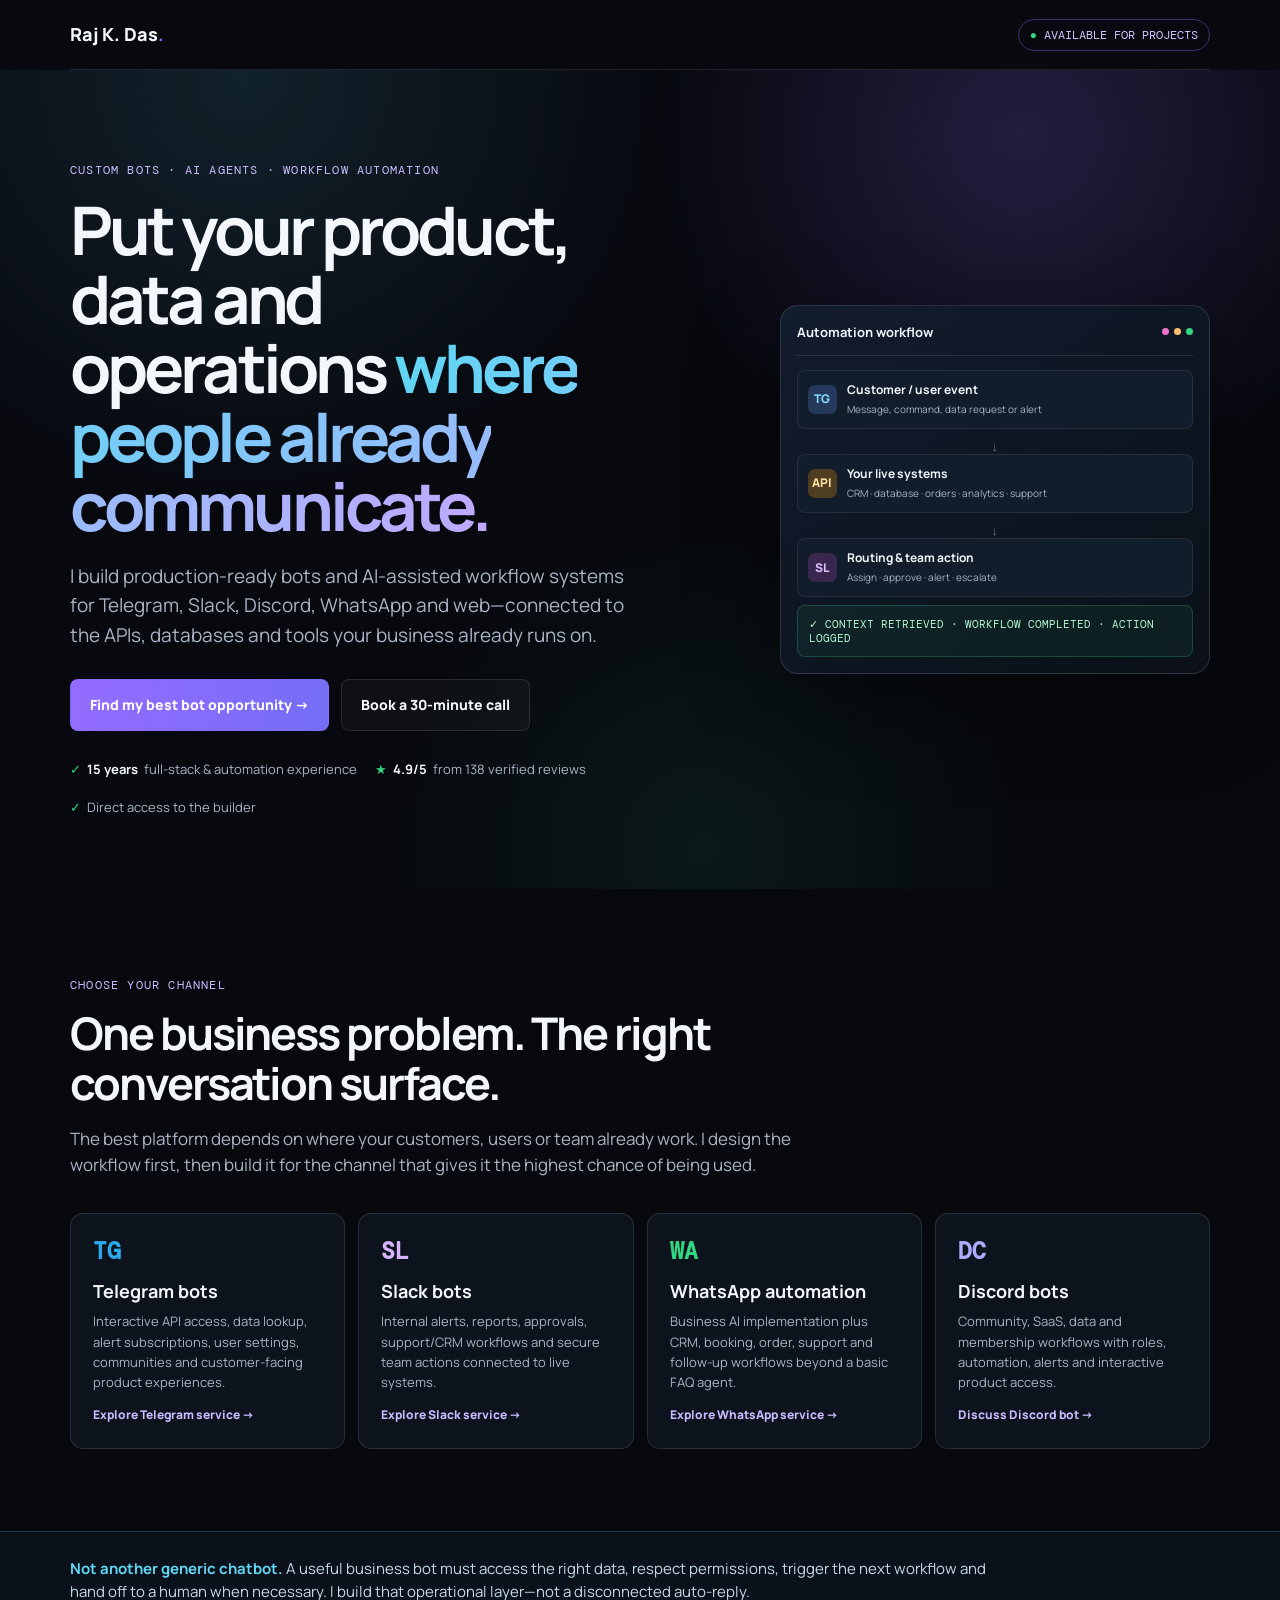
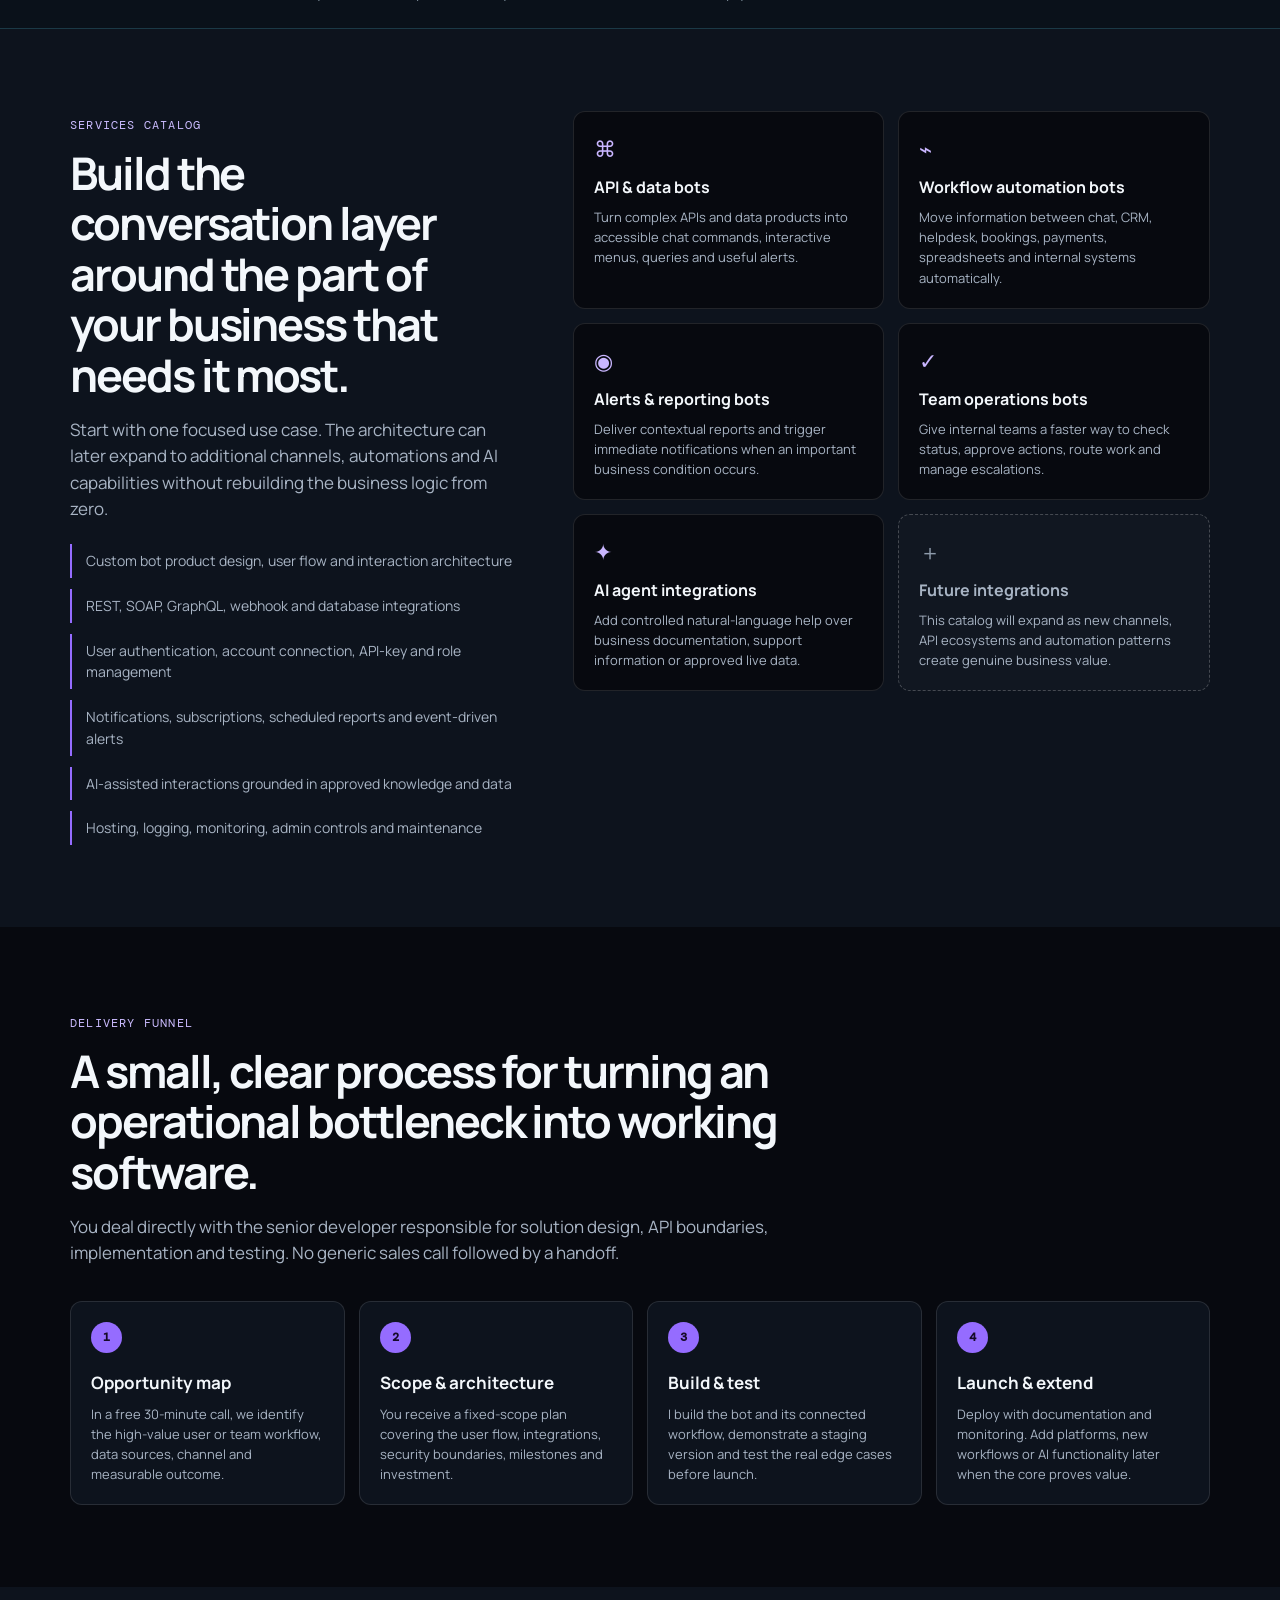
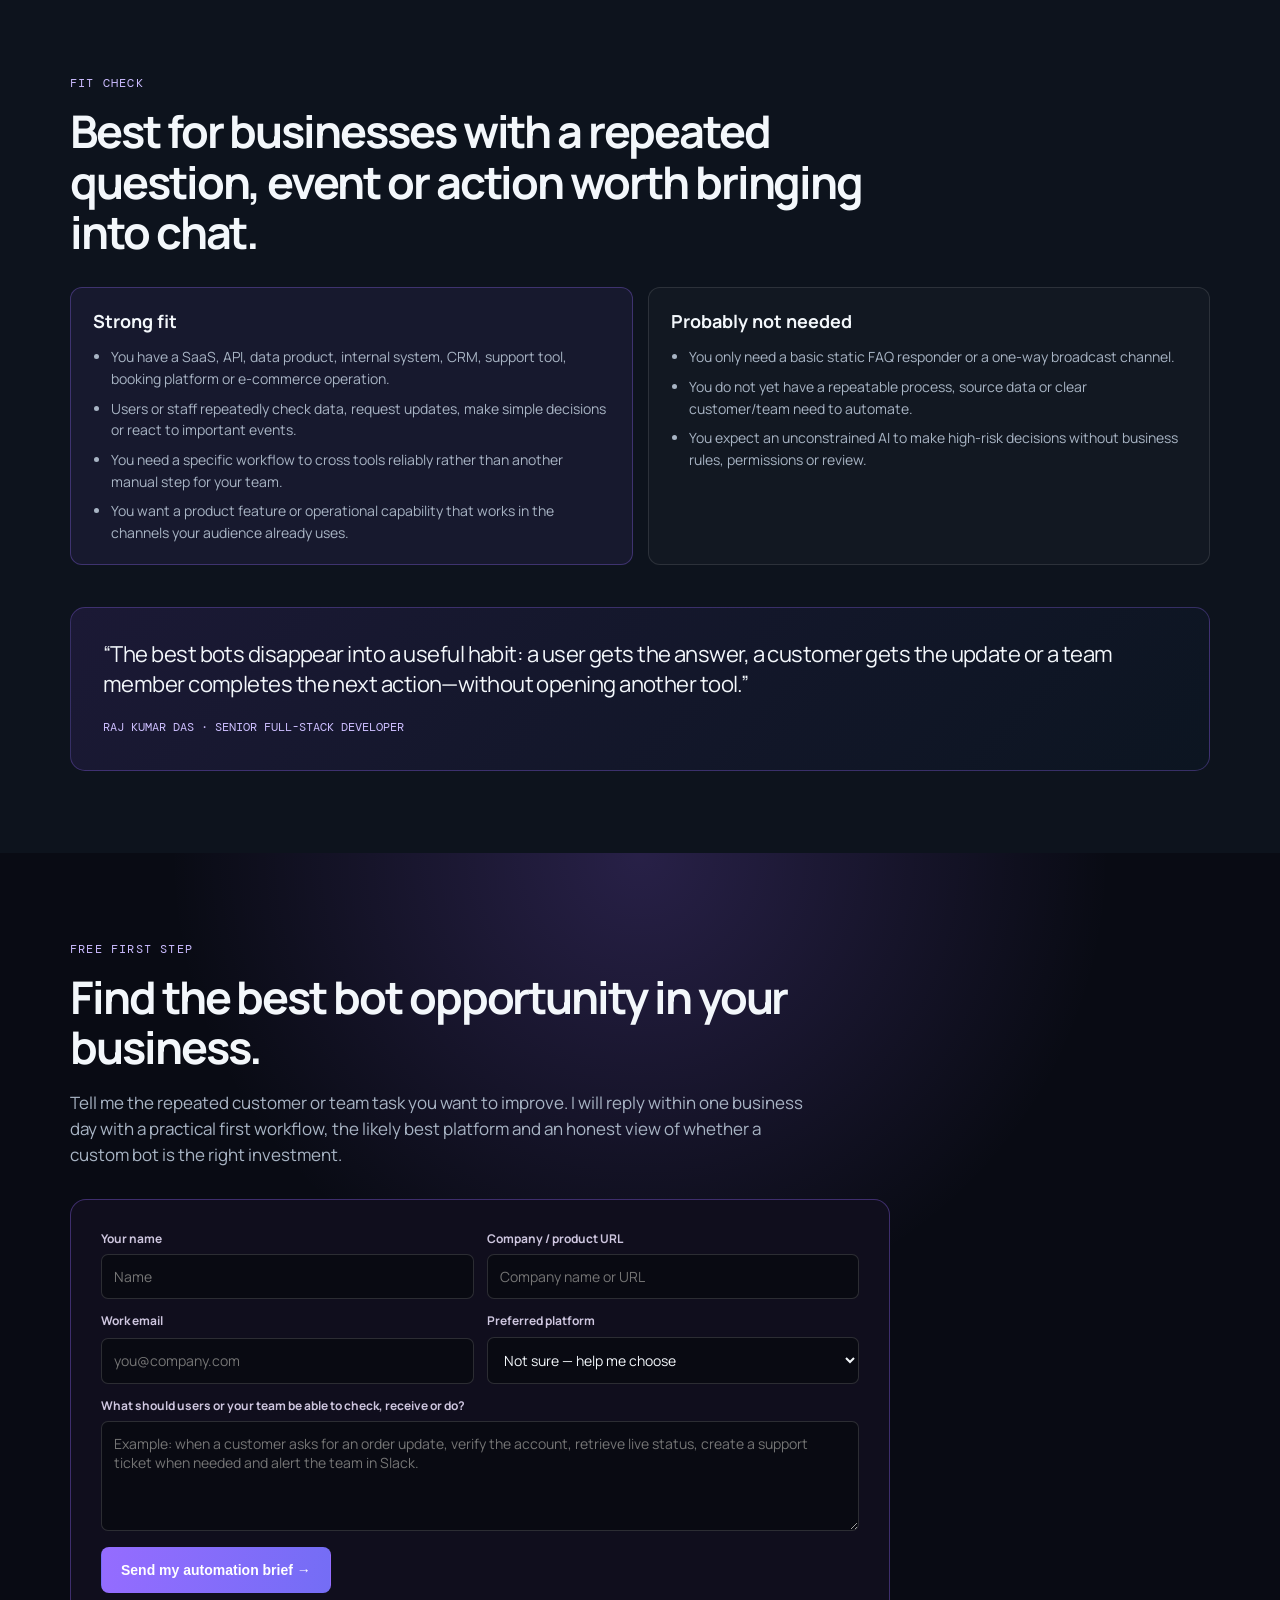
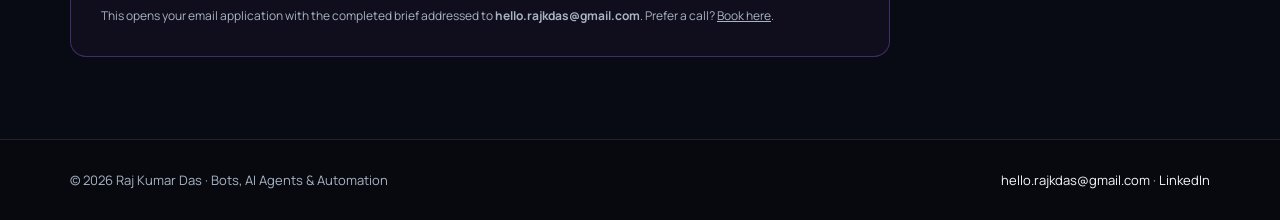
<file: bot-ai-automation-services.html>
<!doctype html>
<html lang="en">
<head>
  <meta charset="utf-8">
  <meta name="viewport" content="width=device-width, initial-scale=1">
  <meta name="description" content="Custom chat bots, AI agents and workflow automation for Telegram, Slack, Discord, WhatsApp and web. Built for SaaS, APIs, data products and growing businesses.">
  <meta name="robots" content="index,follow">
  <meta property="og:title" content="Custom Bots, AI Agents & Automation | Raj Kumar Das">
  <meta property="og:description" content="Production-ready chat bots and AI workflow automation for Telegram, Slack, Discord, WhatsApp and web—integrated with your live systems.">
  <meta property="og:type" content="website">
  <meta property="og:url" content="https://rajkdas.github.io/bot-ai-automation-services.html">
  <title>Custom Bots, AI Agents & Automation | Raj Kumar Das</title>
  <link rel="preconnect" href="https://fonts.googleapis.com">
  <link rel="preconnect" href="https://fonts.gstatic.com" crossorigin>
  <link href="https://fonts.googleapis.com/css2?family=DM+Mono:wght@400;500&family=Manrope:wght@400;500;600;700;800&display=swap" rel="stylesheet">
  <style>
    :root{--bg:#07090f;--surface:#0d131d;--surface2:#121d2c;--line:rgba(255,255,255,.11);--text:#f3f7fb;--muted:#a8b4c4;--purple:#956cff;--cyan:#61d6f5;--green:#32d682;--blue:#2aabee;--pink:#ee75cb;--orange:#ffbf6b;--mono:'DM Mono',monospace;--sans:'Manrope',sans-serif}*{box-sizing:border-box}html{scroll-behavior:smooth}body{margin:0;background:var(--bg);color:var(--text);font-family:var(--sans);line-height:1.55}a{color:inherit}.wrap{width:min(1140px,calc(100% - 40px));margin:auto}.nav{height:70px;border-bottom:1px solid var(--line);display:flex;align-items:center;justify-content:space-between}.brand{font-weight:800;font-size:18px;text-decoration:none}.brand b{color:var(--purple)}.availability{font:12px var(--mono);color:#d2c4ff;border:1px solid rgba(149,108,255,.4);border-radius:99px;padding:7px 11px}.availability:before{content:'●';color:var(--green);margin-right:7px}.hero{position:relative;overflow:hidden;padding:92px 0 72px;background:radial-gradient(circle at 80% 8%,rgba(149,108,255,.2),transparent 29%),radial-gradient(circle at 19% 1%,rgba(97,214,245,.12),transparent 32%),radial-gradient(circle at 55% 95%,rgba(50,214,130,.08),transparent 30%)}.hero-grid{display:grid;grid-template-columns:1.05fr .95fr;gap:54px;align-items:center}.eyebrow,.section-label{font:12px var(--mono);letter-spacing:.1em;color:#cbbcff;text-transform:uppercase;margin:0 0 17px}.hero h1{font-size:clamp(40px,5.3vw,67px);letter-spacing:-.058em;line-height:1.03;margin:0 0 22px}.hero h1 em{font-style:normal;background:linear-gradient(90deg,var(--cyan),#bfa9ff);-webkit-background-clip:text;background-clip:text;color:transparent}.lead{font-size:19px;color:var(--muted);max-width:660px;margin:0 0 29px}.actions{display:flex;flex-wrap:wrap;gap:12px}.button{display:inline-flex;align-items:center;justify-content:center;gap:8px;border-radius:8px;padding:14px 19px;font-size:14px;font-weight:800;text-decoration:none;border:1px solid transparent;transition:.2s;cursor:pointer}.button:hover{transform:translateY(-2px)}.primary{background:linear-gradient(100deg,var(--purple),#746df5);color:#fff}.secondary{border-color:var(--line);background:rgba(255,255,255,.03);color:var(--text)}.proof{display:flex;gap:18px;flex-wrap:wrap;margin-top:28px;font-size:13px;color:var(--muted)}.proof strong{color:var(--text)}.proof span{display:flex;align-items:center;gap:6px}.proof i{color:var(--green);font-style:normal}.console{border:1px solid rgba(255,255,255,.13);background:linear-gradient(145deg,#111c2d,#0b1018);box-shadow:0 30px 90px rgba(0,0,0,.43);border-radius:18px;padding:16px;max-width:430px;margin-left:auto}.console-head{display:flex;align-items:center;justify-content:space-between;padding-bottom:13px;border-bottom:1px solid var(--line);font-size:13px}.lights{display:flex;gap:5px}.lights i{width:7px;height:7px;border-radius:50%;background:var(--pink)}.lights i:nth-child(2){background:var(--orange)}.lights i:nth-child(3){background:var(--green)}.workflow{margin-top:14px;display:grid;gap:9px}.node{display:flex;align-items:center;gap:10px;padding:10px;border:1px solid rgba(255,255,255,.08);border-radius:8px;background:#121d2b;font-size:12px}.icon{width:29px;height:29px;border-radius:7px;display:grid;place-items:center;background:#24395c;font-weight:800}.telegram{color:#86dcff}.slack{color:#ddbdff;background:#39274e}.whatsapp{color:#a3f8be;background:#1d4b35}.api{color:#ffe0a0;background:#4e3d20}.arrow{text-align:center;color:#706b83;font:13px var(--mono);height:7px}.result{border:1px solid rgba(50,214,130,.25);background:rgba(50,214,130,.07);color:#b3f7ce;padding:11px;border-radius:8px;font:11px var(--mono);margin-top:8px}section{padding:82px 0}.h2{font-size:clamp(29px,4vw,45px);line-height:1.12;letter-spacing:-.046em;margin:12px 0 15px;max-width:830px}.intro{max-width:750px;color:var(--muted);font-size:17px}.platforms{display:grid;grid-template-columns:repeat(4,1fr);gap:13px;margin-top:34px}.platform{border:1px solid var(--line);background:var(--surface);border-radius:13px;padding:22px}.platform .mark{font:23px var(--mono);font-weight:bold}.platform h3{font-size:18px;margin:12px 0 6px}.platform p{font-size:13px;color:var(--muted);margin:0}.platform a{font-size:12px;color:#c9baff;text-decoration:none;font-weight:800;display:inline-block;margin-top:14px}.telegram-card .mark{color:var(--blue)}.slack-card .mark{color:#d8b4ff}.whatsapp-card .mark{color:var(--green)}.discord-card .mark{color:#afabff}.notice{background:#0a111a;border-top:1px solid rgba(97,214,245,.2);border-bottom:1px solid rgba(97,214,245,.2);padding:25px 0}.notice p{max-width:930px;margin:0;color:#c4d9e8;font-size:15px}.notice b{color:var(--cyan)}.services{background:var(--surface)}.split{display:grid;grid-template-columns:.82fr 1.18fr;gap:60px;align-items:start}.list{display:grid;gap:11px;margin-top:22px}.list div{border-left:2px solid var(--purple);padding:6px 0 6px 14px;color:var(--muted);font-size:14px}.service-grid{display:grid;grid-template-columns:repeat(2,1fr);gap:14px}.service{border:1px solid var(--line);border-radius:12px;background:var(--bg);padding:20px}.service .glyph{font-size:22px;color:#c9b6ff}.service h3{font-size:16px;margin:9px 0 7px}.service p{font-size:13px;margin:0;color:var(--muted)}.future{border:1px dashed rgba(255,255,255,.22);background:rgba(255,255,255,.018);color:var(--muted)}.future .glyph{color:#8e9bab}.funnel{display:grid;grid-template-columns:repeat(4,1fr);gap:14px;margin-top:34px}.step{border:1px solid var(--line);background:var(--surface);border-radius:12px;padding:20px;min-height:200px}.step-n{width:31px;height:31px;border-radius:50%;display:grid;place-items:center;background:var(--purple);color:#160a29;font:12px var(--mono);font-weight:bold}.step h3{font-size:17px;margin:17px 0 8px}.step p{font-size:13px;color:var(--muted);margin:0}.fit-grid{display:grid;grid-template-columns:1fr 1fr;gap:15px;margin-top:30px}.fit{padding:20px 22px;border-radius:12px;border:1px solid var(--line)}.fit.good{background:rgba(149,108,255,.08);border-color:rgba(149,108,255,.31)}.fit.no{background:rgba(255,255,255,.025)}.fit h3{margin:0 0 10px;font-size:18px}.fit ul{padding-left:18px;margin:0;color:var(--muted);font-size:14px}.fit li+li{margin-top:8px}.quote{background:linear-gradient(135deg,#1b1935,#0c1521);border:1px solid rgba(149,108,255,.3);border-radius:15px;padding:32px;margin-top:42px}.quote p{font-size:22px;line-height:1.35;letter-spacing:-.025em;margin:0 0 14px}.quote span{font:12px var(--mono);color:#cdbfff}.cta{background:radial-gradient(circle at 50% 0,rgba(149,108,255,.22),transparent 43%),#090b14}.form-box{border:1px solid rgba(149,108,255,.35);background:#100e1d;border-radius:16px;padding:30px;margin-top:30px;max-width:820px}.fields{display:grid;grid-template-columns:1fr 1fr;gap:13px}.field{display:grid;gap:6px}.field.full{grid-column:1/-1}.field label{font-size:12px;color:#cec6df;font-weight:700}.field input,.field select,.field textarea{font:14px var(--sans);color:var(--text);background:#090a12;border:1px solid rgba(255,255,255,.14);border-radius:7px;padding:12px;outline:none;width:100%}.field textarea{min-height:110px;resize:vertical}.field input:focus,.field select:focus,.field textarea:focus{border-color:var(--purple)}.form-note{font-size:12px;color:var(--muted);margin:14px 0 0}.footer{padding:30px 0;border-top:1px solid var(--line);color:var(--muted);font-size:13px}.footer-row{display:flex;gap:16px;justify-content:space-between;align-items:center}.footer a{color:var(--text);text-decoration:none}@media(max-width:850px){.hero-grid,.split{grid-template-columns:1fr}.console{margin:0}.platforms,.funnel{grid-template-columns:1fr 1fr}.hero{padding-top:62px}}@media(max-width:560px){.wrap{width:min(100% - 28px,1140px)}.availability{display:none}.hero h1{font-size:40px}.lead{font-size:17px}section{padding:58px 0}.platforms,.service-grid,.funnel,.fit-grid,.fields{grid-template-columns:1fr}.field.full{grid-column:auto}.step{min-height:auto}.footer-row{align-items:flex-start;flex-direction:column}}
  </style>
</head>
<body>
<header class="wrap nav"><a class="brand" href="https://rajkdas.github.io/">Raj K. Das<b>.</b></a><span class="availability">AVAILABLE FOR PROJECTS</span></header>
<main>
<section class="hero"><div class="wrap hero-grid"><div><p class="eyebrow">Custom bots · AI agents · workflow automation</p><h1>Put your product, data and operations <em>where people already communicate.</em></h1><p class="lead">I build production-ready bots and AI-assisted workflow systems for Telegram, Slack, Discord, WhatsApp and web—connected to the APIs, databases and tools your business already runs on.</p><div class="actions"><a class="button primary" href="#brief">Find my best bot opportunity →</a><a class="button secondary" href="https://calendly.com/rajkdas/30min" target="_blank" rel="noopener">Book a 30-minute call</a></div><div class="proof"><span><i>✓</i><strong>15 years</strong> full-stack & automation experience</span><span><i>★</i><strong>4.9/5</strong> from 138 verified reviews</span><span><i>✓</i>Direct access to the builder</span></div></div><aside class="console" aria-label="Multi platform automation workflow"><div class="console-head"><strong>Automation workflow</strong><span class="lights"><i></i><i></i><i></i></span></div><div class="workflow"><div class="node"><span class="icon telegram">TG</span><span><strong>Customer / user event</strong><br><small style="color:#a8b4c4">Message, command, data request or alert</small></span></div><div class="arrow">↓</div><div class="node"><span class="icon api">API</span><span><strong>Your live systems</strong><br><small style="color:#a8b4c4">CRM · database · orders · analytics · support</small></span></div><div class="arrow">↓</div><div class="node"><span class="icon slack">SL</span><span><strong>Routing & team action</strong><br><small style="color:#a8b4c4">Assign · approve · alert · escalate</small></span></div></div><div class="result">✓ CONTEXT RETRIEVED · WORKFLOW COMPLETED · ACTION LOGGED</div></aside></div></section>
<section><div class="wrap"><span class="section-label">Choose your channel</span><h2 class="h2">One business problem. The right conversation surface.</h2><p class="intro">The best platform depends on where your customers, users or team already work. I design the workflow first, then build it for the channel that gives it the highest chance of being used.</p><div class="platforms"><article class="platform telegram-card"><div class="mark">TG</div><h3>Telegram bots</h3><p>Interactive API access, data lookup, alert subscriptions, user settings, communities and customer-facing product experiences.</p><a href="telegram-bot-service.html">Explore Telegram service →</a></article><article class="platform slack-card"><div class="mark">SL</div><h3>Slack bots</h3><p>Internal alerts, reports, approvals, support/CRM workflows and secure team actions connected to live systems.</p><a href="slack-bot-service.html">Explore Slack service →</a></article><article class="platform whatsapp-card"><div class="mark">WA</div><h3>WhatsApp automation</h3><p>Business AI implementation plus CRM, booking, order, support and follow-up workflows beyond a basic FAQ agent.</p><a href="whatsapp-ai-automation-service.html">Explore WhatsApp service →</a></article><article class="platform discord-card"><div class="mark">DC</div><h3>Discord bots</h3><p>Community, SaaS, data and membership workflows with roles, automation, alerts and interactive product access.</p><a href="#brief">Discuss Discord bot →</a></article></div></div></section>
<div class="notice"><div class="wrap"><p><b>Not another generic chatbot.</b> A useful business bot must access the right data, respect permissions, trigger the next workflow and hand off to a human when necessary. I build that operational layer—not a disconnected auto-reply.</p></div></div>
<section class="services"><div class="wrap split"><div><span class="section-label">Services catalog</span><h2 class="h2">Build the conversation layer around the part of your business that needs it most.</h2><p class="intro">Start with one focused use case. The architecture can later expand to additional channels, automations and AI capabilities without rebuilding the business logic from zero.</p><div class="list"><div>Custom bot product design, user flow and interaction architecture</div><div>REST, SOAP, GraphQL, webhook and database integrations</div><div>User authentication, account connection, API-key and role management</div><div>Notifications, subscriptions, scheduled reports and event-driven alerts</div><div>AI-assisted interactions grounded in approved knowledge and data</div><div>Hosting, logging, monitoring, admin controls and maintenance</div></div></div><div class="service-grid"><article class="service"><div class="glyph">⌘</div><h3>API & data bots</h3><p>Turn complex APIs and data products into accessible chat commands, interactive menus, queries and useful alerts.</p></article><article class="service"><div class="glyph">⌁</div><h3>Workflow automation bots</h3><p>Move information between chat, CRM, helpdesk, bookings, payments, spreadsheets and internal systems automatically.</p></article><article class="service"><div class="glyph">◉</div><h3>Alerts & reporting bots</h3><p>Deliver contextual reports and trigger immediate notifications when an important business condition occurs.</p></article><article class="service"><div class="glyph">✓</div><h3>Team operations bots</h3><p>Give internal teams a faster way to check status, approve actions, route work and manage escalations.</p></article><article class="service"><div class="glyph">✦</div><h3>AI agent integrations</h3><p>Add controlled natural-language help over business documentation, support information or approved live data.</p></article><article class="service future"><div class="glyph">＋</div><h3>Future integrations</h3><p>This catalog will expand as new channels, API ecosystems and automation patterns create genuine business value.</p></article></div></div></section>
<section><div class="wrap"><span class="section-label">Delivery funnel</span><h2 class="h2">A small, clear process for turning an operational bottleneck into working software.</h2><p class="intro">You deal directly with the senior developer responsible for solution design, API boundaries, implementation and testing. No generic sales call followed by a handoff.</p><div class="funnel"><article class="step"><span class="step-n">1</span><h3>Opportunity map</h3><p>In a free 30-minute call, we identify the high-value user or team workflow, data sources, channel and measurable outcome.</p></article><article class="step"><span class="step-n">2</span><h3>Scope & architecture</h3><p>You receive a fixed-scope plan covering the user flow, integrations, security boundaries, milestones and investment.</p></article><article class="step"><span class="step-n">3</span><h3>Build & test</h3><p>I build the bot and its connected workflow, demonstrate a staging version and test the real edge cases before launch.</p></article><article class="step"><span class="step-n">4</span><h3>Launch & extend</h3><p>Deploy with documentation and monitoring. Add platforms, new workflows or AI functionality later when the core proves value.</p></article></div></div></section>
<section class="services"><div class="wrap"><span class="section-label">Fit check</span><h2 class="h2">Best for businesses with a repeated question, event or action worth bringing into chat.</h2><div class="fit-grid"><div class="fit good"><h3>Strong fit</h3><ul><li>You have a SaaS, API, data product, internal system, CRM, support tool, booking platform or e-commerce operation.</li><li>Users or staff repeatedly check data, request updates, make simple decisions or react to important events.</li><li>You need a specific workflow to cross tools reliably rather than another manual step for your team.</li><li>You want a product feature or operational capability that works in the channels your audience already uses.</li></ul></div><div class="fit no"><h3>Probably not needed</h3><ul><li>You only need a basic static FAQ responder or a one-way broadcast channel.</li><li>You do not yet have a repeatable process, source data or clear customer/team need to automate.</li><li>You expect an unconstrained AI to make high-risk decisions without business rules, permissions or review.</li></ul></div></div><div class="quote"><p>“The best bots disappear into a useful habit: a user gets the answer, a customer gets the update or a team member completes the next action—without opening another tool.”</p><span>RAJ KUMAR DAS · SENIOR FULL-STACK DEVELOPER</span></div></div></section>
<section class="cta" id="brief"><div class="wrap"><span class="section-label">Free first step</span><h2 class="h2">Find the best bot opportunity in your business.</h2><p class="intro">Tell me the repeated customer or team task you want to improve. I will reply within one business day with a practical first workflow, the likely best platform and an honest view of whether a custom bot is the right investment.</p><form class="form-box" id="briefForm"><div class="fields"><div class="field"><label for="name">Your name</label><input required id="name" name="name" placeholder="Name"></div><div class="field"><label for="company">Company / product URL</label><input required id="company" name="company" placeholder="Company name or URL"></div><div class="field"><label for="email">Work email</label><input required type="email" id="email" name="email" placeholder="you@company.com"></div><div class="field"><label for="platform">Preferred platform</label><select id="platform" name="platform"><option>Not sure — help me choose</option><option>Telegram</option><option>Slack</option><option>WhatsApp</option><option>Discord</option><option>Web chat / multi-platform</option></select></div><div class="field full"><label for="details">What should users or your team be able to check, receive or do?</label><textarea required id="details" name="details" placeholder="Example: when a customer asks for an order update, verify the account, retrieve live status, create a support ticket when needed and alert the team in Slack."></textarea></div></div><div style="position:absolute; left:-9999px; top:auto; width:1px; height:1px; overflow:hidden;" aria-hidden="true"><label for="hp">32+12=?</label><input id="hp" name="hp" type="text" tabindex="-1" autocomplete="off"></div><button class="button primary" type="submit" style="margin-top:16px">Send my automation brief →</button><p class="form-note">This opens your email application with the completed brief addressed to <strong>hello.rajkdas@gmail.com</strong>. Prefer a call? <a href="https://calendly.com/rajkdas/30min" target="_blank" rel="noopener">Book here</a>.</p></form></div></section>
</main>
<footer class="footer"><div class="wrap footer-row"><span>© 2026 Raj Kumar Das · Bots, AI Agents & Automation</span><span><a href="mailto:hello.rajkdas@gmail.com">hello.rajkdas@gmail.com</a> · <a href="https://www.linkedin.com/in/full-stack-developer-agentic-ai" target="_blank" rel="noopener">LinkedIn</a></span></div></footer>
<script>
(function () {
  const endpoint = "https://script.google.com/macros/s/AKfycbzAkdVq5ZnqZOgvVSY4gPhXT9-32P6QrsZkTgNd-Oi0agVsLyEVUybUn4VAxrnWRAeu/exec";
  const form = document.getElementById('briefForm');
  if (!form) return;

  const sourcePage = 'Bots, AI Agents & Automation Hub';
  const submitButton = form.querySelector('button[type="submit"]');
  const originalButtonText = submitButton ? submitButton.innerHTML : 'Send project brief →';

  const status = document.createElement('div');
  status.setAttribute('role', 'status');
  status.style.cssText = 'display:none;margin-top:14px;padding:12px 14px;border:1px solid rgba(36,211,102,.38);background:rgba(36,211,102,.09);color:#bdf5d1;border-radius:8px;font-size:13px;font-weight:600;';
  form.appendChild(status);

  form.addEventListener('submit', function (event) {
    event.preventDefault();
    if (!form.reportValidity()) return;

    const data = new FormData(form);
    data.set('page', sourcePage);
    data.set('service', data.get('type') || data.get('platform') || data.get('system') || sourcePage);

    if (submitButton) {
      submitButton.disabled = true;
      submitButton.style.opacity = '.7';
      submitButton.innerHTML = 'Sending your brief…';
    }
    status.style.display = 'none';

    fetch(endpoint, { method: 'POST', mode: 'no-cors', body: data })
      .then(function () {
        form.reset();
        status.style.borderColor = 'rgba(36,211,102,.38)';
        status.style.background = 'rgba(36,211,102,.09)';
        status.style.color = '#bdf5d1';
        status.textContent = 'Thank you — your project brief has been received. I will personally review it and reply within one business day.';
        status.style.display = 'block';
      })
      .catch(function () {
        status.style.borderColor = 'rgba(255,140,140,.45)';
        status.style.background = 'rgba(255,80,80,.08)';
        status.style.color = '#ffd0d0';
        status.textContent = 'Unable to submit your brief right now. Please email hello.rajkdas@gmail.com directly.';
        status.style.display = 'block';
      })
      .finally(function () {
        if (submitButton) {
          submitButton.disabled = false;
          submitButton.style.opacity = '1';
          submitButton.innerHTML = originalButtonText;
        }
      });
  });
})();
</script>
</body>
</html>
</file>
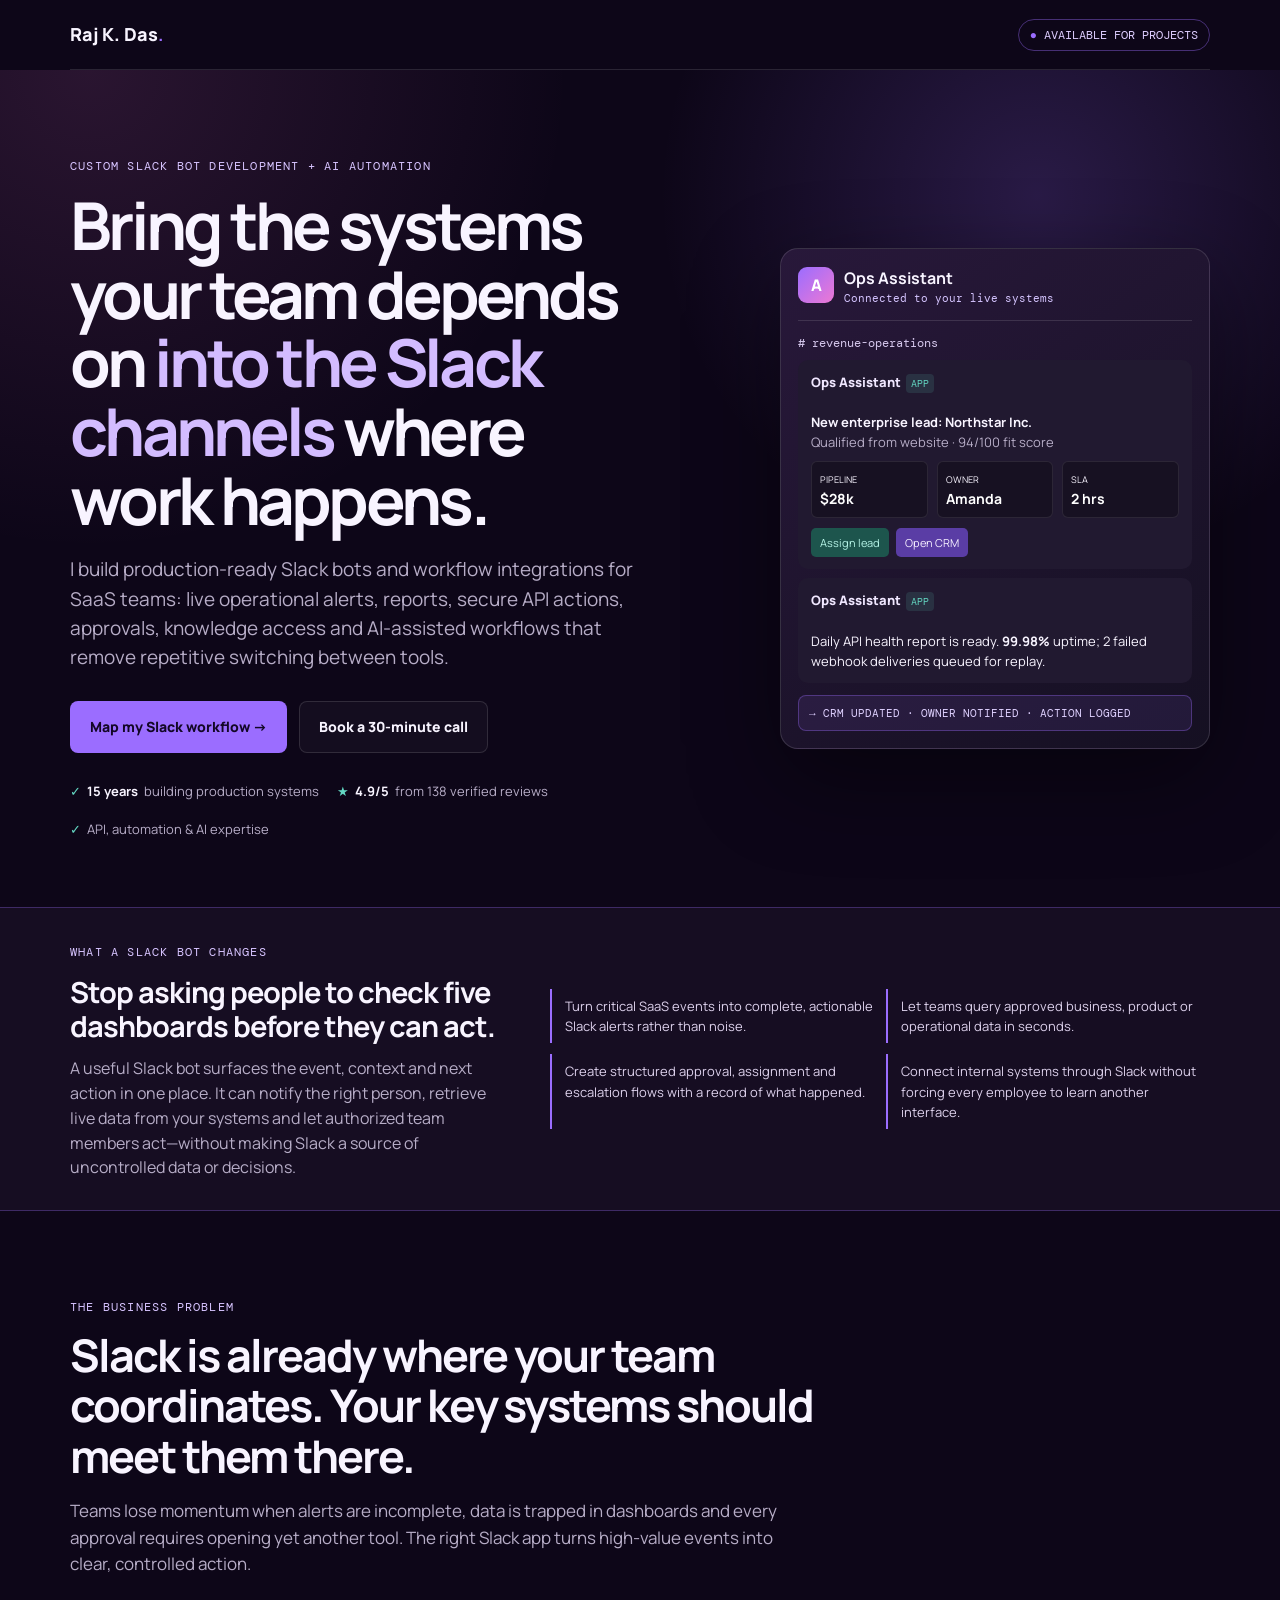
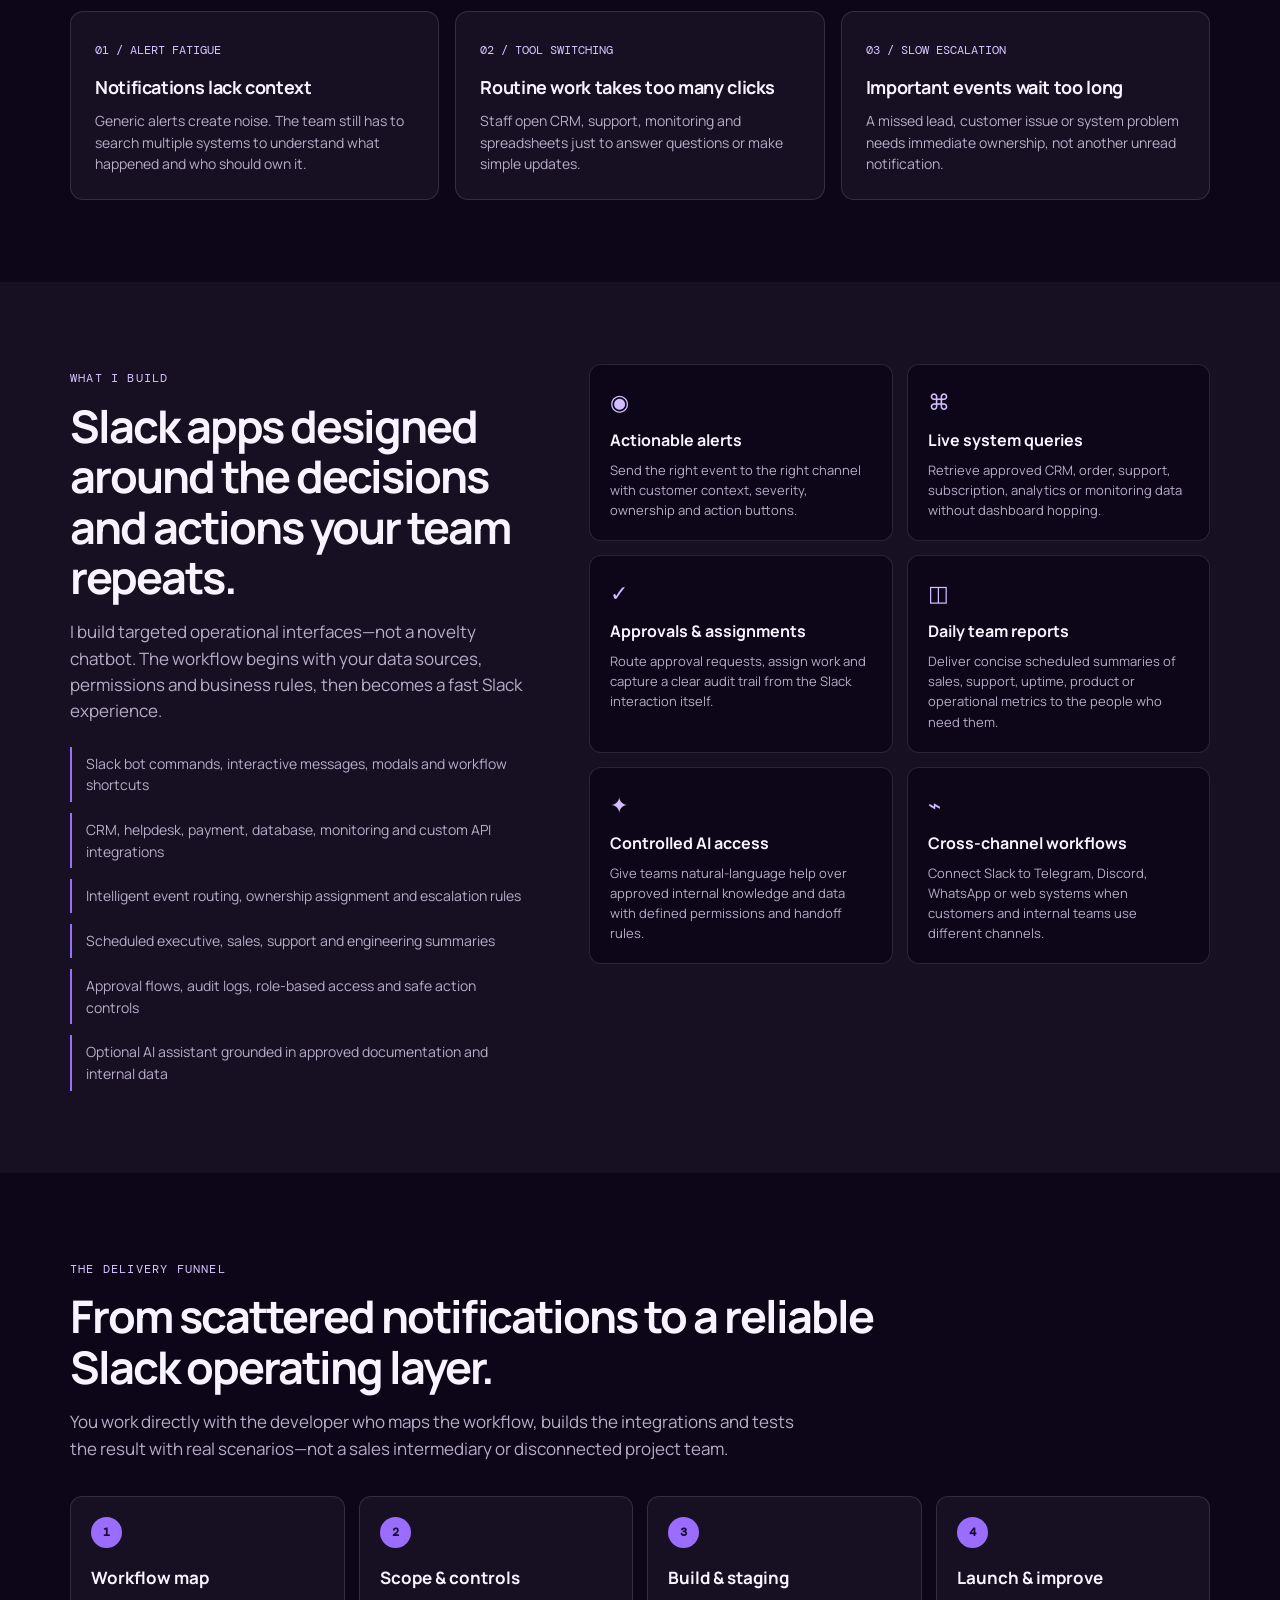
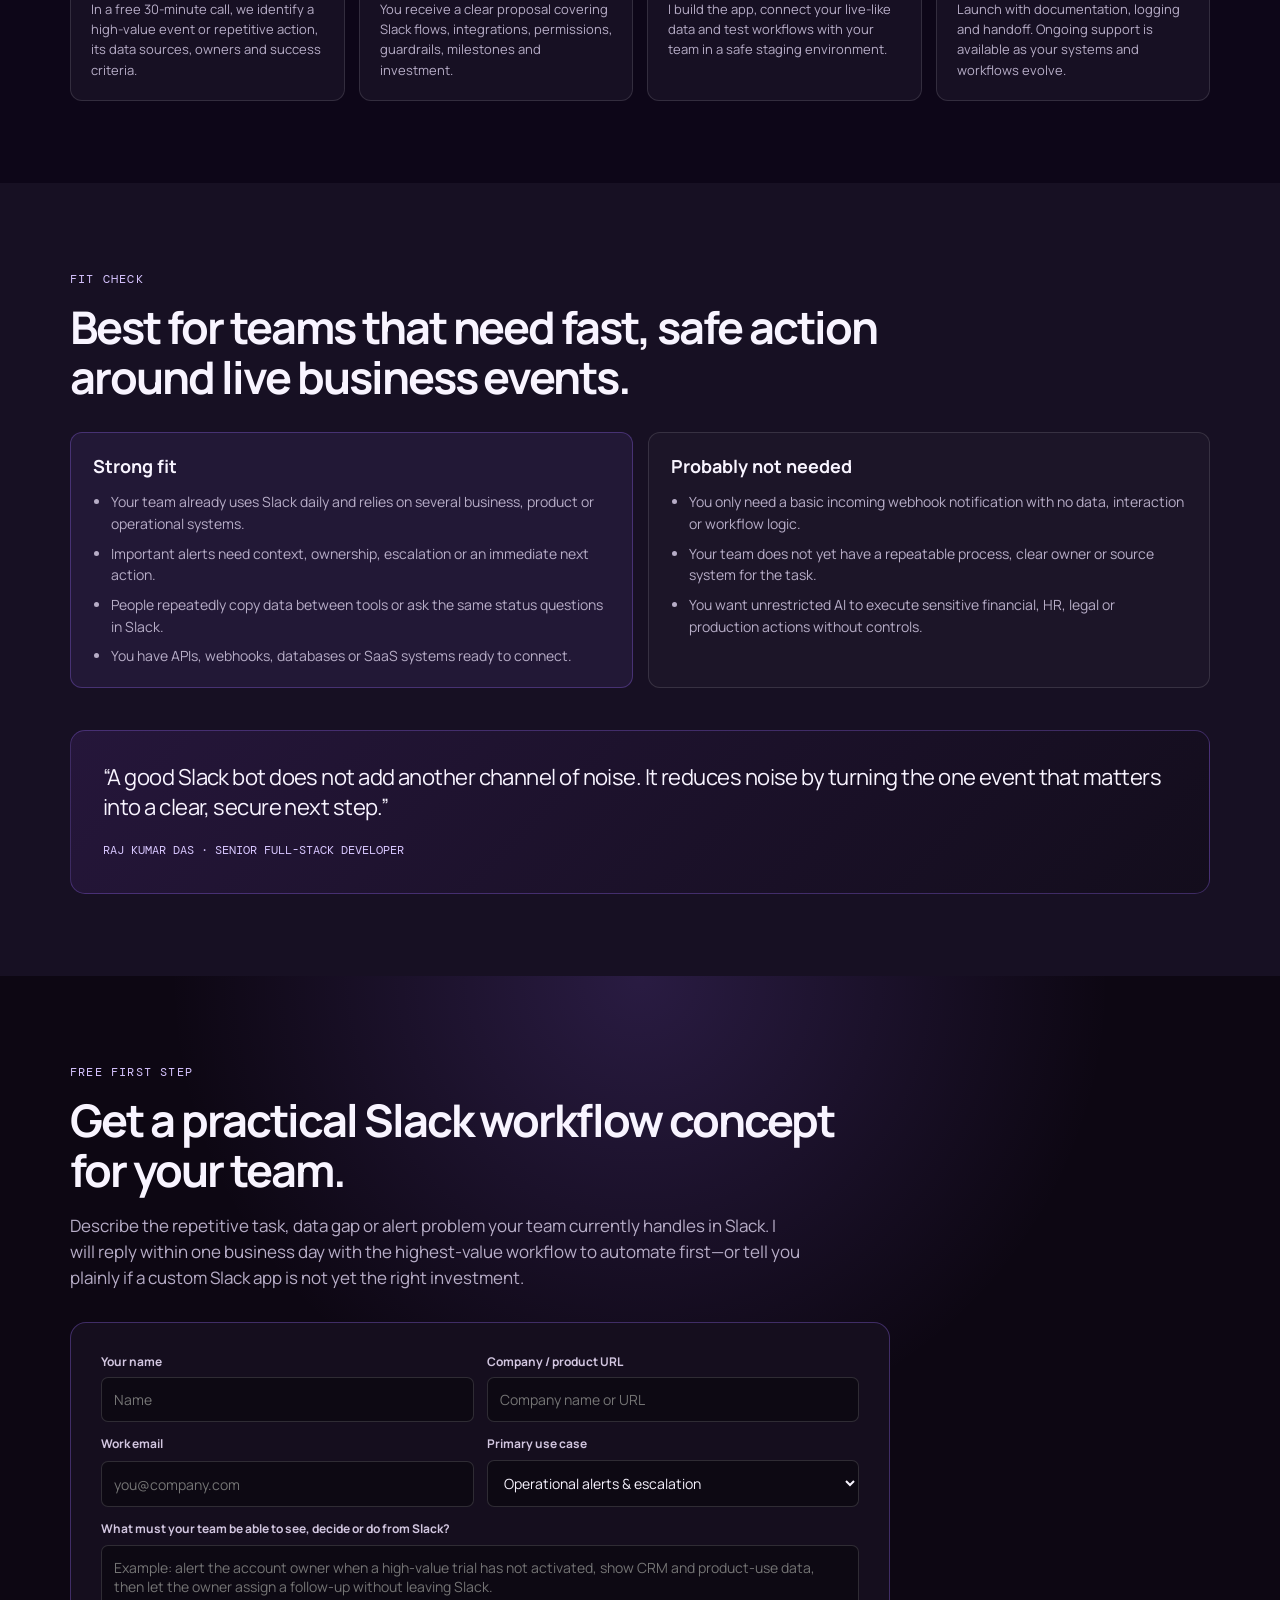
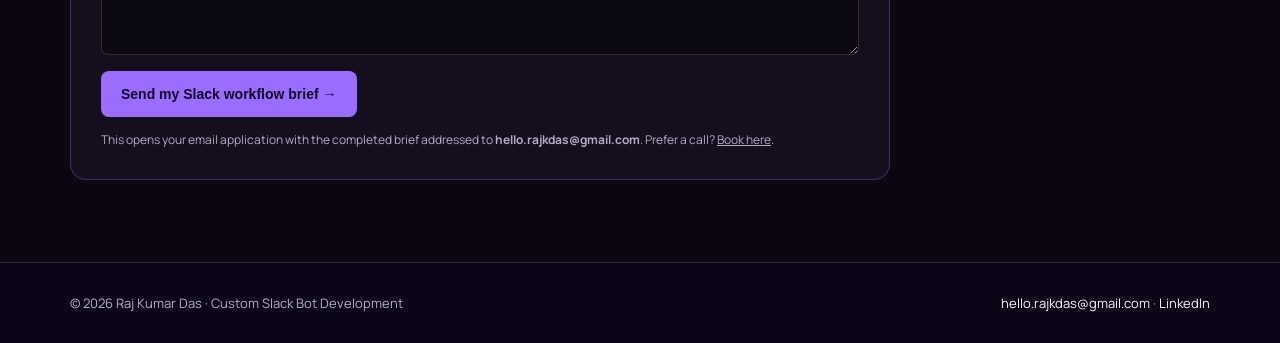
<file: slack-bot-service.html>
<!doctype html>
<html lang="en">
<head>
  <meta charset="utf-8">
  <meta name="viewport" content="width=device-width, initial-scale=1">
  <meta name="description" content="Custom Slack bots and workflow automation for SaaS teams. Deliver alerts, reports, secure actions, AI-assisted knowledge access and API integrations where your team works.">
  <meta name="robots" content="index,follow">
  <meta property="og:title" content="Custom Slack Bots & AI Workflow Automation | Raj Kumar Das">
  <meta property="og:description" content="Connect your SaaS, data and operations systems to Slack: alerts, reports, approvals, secure API actions and controlled AI assistance.">
  <meta property="og:type" content="website">
  <meta property="og:url" content="https://rajkdas.github.io/slack-bot-service.html">
  <title>Custom Slack Bots & AI Workflow Automation | Raj Kumar Das</title>
  <link rel="preconnect" href="https://fonts.googleapis.com">
  <link rel="preconnect" href="https://fonts.gstatic.com" crossorigin>
  <link href="https://fonts.googleapis.com/css2?family=DM+Mono:wght@400;500&family=Manrope:wght@400;500;600;700;800&display=swap" rel="stylesheet">
  <style>
    :root{--bg:#0d0618;--surface:#171023;--surface2:#211733;--line:rgba(255,255,255,.12);--text:#f8f4ff;--muted:#b7adc7;--purple:#9b6dff;--purple2:#7a4bd8;--pink:#ed78d4;--aqua:#64d9c4;--yellow:#e8b54b;--mono:'DM Mono',monospace;--sans:'Manrope',sans-serif}*{box-sizing:border-box}html{scroll-behavior:smooth}body{margin:0;background:var(--bg);color:var(--text);font-family:var(--sans);line-height:1.55}a{color:inherit}.wrap{width:min(1140px,calc(100% - 40px));margin:auto}.nav{height:70px;border-bottom:1px solid var(--line);display:flex;align-items:center;justify-content:space-between}.brand{font-weight:800;font-size:18px;text-decoration:none}.brand b{color:var(--purple)}.availability{font:12px var(--mono);color:#deceff;border:1px solid rgba(155,109,255,.4);border-radius:99px;padding:7px 11px}.availability:before{content:'●';color:var(--purple);margin-right:7px}.hero{position:relative;overflow:hidden;padding:88px 0 68px;background:radial-gradient(circle at 81% 15%,rgba(155,109,255,.2),transparent 30%),radial-gradient(circle at 7% 0,rgba(237,120,212,.13),transparent 33%)}.hero-grid{display:grid;grid-template-columns:1.1fr .9fr;gap:55px;align-items:center}.eyebrow{font:12px var(--mono);letter-spacing:.1em;color:#d7c4ff;text-transform:uppercase;margin:0 0 17px}.hero h1{font-size:clamp(40px,5.2vw,66px);letter-spacing:-.056em;line-height:1.04;margin:0 0 21px;max-width:770px}.hero h1 em{font-style:normal;color:#d3bcff}.lead{font-size:19px;color:var(--muted);max-width:660px;margin:0 0 28px}.actions{display:flex;flex-wrap:wrap;gap:12px}.button{display:inline-flex;align-items:center;justify-content:center;gap:8px;border-radius:8px;padding:14px 19px;font-size:14px;font-weight:800;text-decoration:none;border:1px solid transparent;transition:.2s;cursor:pointer}.button:hover{transform:translateY(-2px)}.primary{background:var(--purple);color:#130726}.secondary{border-color:var(--line);background:rgba(255,255,255,.03);color:var(--text)}.proof{display:flex;gap:18px;flex-wrap:wrap;margin-top:28px;font-size:13px;color:var(--muted)}.proof strong{color:var(--text)}.proof span{display:flex;align-items:center;gap:6px}.proof i{color:var(--aqua);font-style:normal}.slack{border:1px solid rgba(255,255,255,.13);background:linear-gradient(145deg,#28183a,#151022);box-shadow:0 30px 90px rgba(0,0,0,.44);border-radius:18px;padding:17px;max-width:430px;margin-left:auto}.slack-head{display:flex;align-items:center;gap:10px;padding-bottom:15px;border-bottom:1px solid var(--line)}.avatar{width:36px;height:36px;border-radius:9px;display:grid;place-items:center;background:linear-gradient(135deg,var(--purple),var(--pink));color:#fff;font-weight:800}.slack-head small{display:block;color:#d5c5ff;font:11px var(--mono)}.channel{color:#d6c8ed;font:12px var(--mono);margin:14px 0 8px}.message{border-radius:10px;padding:12px 13px;font-size:13px;background:#211930;margin-top:9px}.botname{font-weight:800;color:#f0e7ff}.tag{font:10px var(--mono);padding:3px 5px;border-radius:4px;background:rgba(100,217,196,.13);color:var(--aqua);margin-left:5px}.metric{display:flex;gap:9px;margin-top:9px}.metric div{flex:1;background:#171122;border:1px solid rgba(255,255,255,.09);padding:8px;border-radius:6px;font-size:11px}.metric strong{display:block;color:#fff;font-size:14px}.buttons{display:flex;gap:7px;margin-top:10px}.action{font-size:11px;padding:6px 9px;border-radius:5px;background:#5a3da5;color:#f6f0ff}.action.alt{background:#1d554d;color:#b6f4e7}.api-note{margin-top:12px;border:1px solid rgba(155,109,255,.34);background:rgba(155,109,255,.1);padding:10px;border-radius:8px;color:#dfd1ff;font:11px var(--mono)}section{padding:82px 0}.section-label{font:12px var(--mono);color:#d7c4ff;letter-spacing:.1em;text-transform:uppercase}.h2{font-size:clamp(29px,4vw,45px);line-height:1.12;letter-spacing:-.045em;margin:12px 0 15px;max-width:820px}.intro{max-width:730px;color:var(--muted);font-size:17px}.grid3{display:grid;grid-template-columns:repeat(3,1fr);gap:16px;margin-top:34px}.card{border:1px solid var(--line);background:var(--surface);border-radius:13px;padding:24px}.num{font:12px var(--mono);color:#d8c7ff}.card h3{font-size:18px;margin:13px 0 8px;letter-spacing:-.02em}.card p{font-size:14px;color:var(--muted);margin:0}.case{background:#160d22;border-top:1px solid rgba(155,109,255,.3);border-bottom:1px solid rgba(155,109,255,.3);padding:30px 0}.case-grid{display:grid;grid-template-columns:1fr 1.5fr;gap:40px;align-items:center}.case-label{font:12px var(--mono);color:#d7c4ff;letter-spacing:.1em}.case h2{font-size:29px;line-height:1.2;letter-spacing:-.035em;margin:12px 0}.case p{color:var(--muted);margin:0}.case-points{display:grid;grid-template-columns:1fr 1fr;gap:11px}.case-point{font-size:13px;border-left:2px solid var(--purple);padding:7px 0 7px 13px;color:#ddd1ec}.solutions{background:var(--surface)}.split{display:grid;grid-template-columns:.85fr 1.15fr;gap:60px;align-items:start}.list{display:grid;gap:11px;margin-top:22px}.list div{border-left:2px solid var(--purple);padding:6px 0 6px 14px;color:var(--muted);font-size:14px}.solution-grid{display:grid;grid-template-columns:repeat(2,1fr);gap:14px}.solution{border:1px solid var(--line);border-radius:12px;background:var(--bg);padding:20px}.solution .icon{font-size:22px;color:#d4bdff}.solution h3{font-size:16px;margin:9px 0 7px}.solution p{font-size:13px;margin:0;color:var(--muted)}.funnel{display:grid;grid-template-columns:repeat(4,1fr);gap:14px;margin-top:34px}.step{border:1px solid var(--line);background:var(--surface);border-radius:12px;padding:20px;min-height:200px}.step-n{width:31px;height:31px;border-radius:50%;display:grid;place-items:center;background:var(--purple);color:#19092e;font:12px var(--mono);font-weight:bold}.step h3{font-size:17px;margin:17px 0 8px}.step p{font-size:13px;color:var(--muted);margin:0}.fit-grid{display:grid;grid-template-columns:1fr 1fr;gap:15px;margin-top:30px}.fit{padding:20px 22px;border-radius:12px;border:1px solid var(--line)}.fit.good{background:rgba(155,109,255,.09);border-color:rgba(155,109,255,.3)}.fit.no{background:rgba(255,255,255,.025)}.fit h3{margin:0 0 10px;font-size:18px}.fit ul{padding-left:18px;margin:0;color:var(--muted);font-size:14px}.fit li+li{margin-top:8px}.quote{background:linear-gradient(135deg,#25163a,#130d1c);border:1px solid rgba(155,109,255,.3);border-radius:15px;padding:32px;margin-top:42px}.quote p{font-size:22px;line-height:1.35;letter-spacing:-.025em;margin:0 0 14px}.quote span{font:12px var(--mono);color:#d8c7ff}.cta{background:radial-gradient(circle at 50% 0,rgba(155,109,255,.2),transparent 43%),#0d0713}.form-box{border:1px solid rgba(155,109,255,.32);background:#150e1e;border-radius:16px;padding:30px;margin-top:30px;max-width:820px}.fields{display:grid;grid-template-columns:1fr 1fr;gap:13px}.field{display:grid;gap:6px}.field.full{grid-column:1/-1}.field label{font-size:12px;color:#d2c6e0;font-weight:700}.field input,.field select,.field textarea{font:14px var(--sans);color:var(--text);background:#0d0913;border:1px solid rgba(255,255,255,.14);border-radius:7px;padding:12px;outline:none;width:100%}.field textarea{min-height:110px;resize:vertical}.field input:focus,.field select:focus,.field textarea:focus{border-color:var(--purple)}.form-note{font-size:12px;color:var(--muted);margin:14px 0 0}.footer{padding:30px 0;border-top:1px solid var(--line);color:var(--muted);font-size:13px}.footer-row{display:flex;gap:16px;justify-content:space-between;align-items:center}.footer a{color:var(--text);text-decoration:none}@media(max-width:850px){.hero-grid,.split,.case-grid{grid-template-columns:1fr}.slack{margin:0}.grid3,.funnel{grid-template-columns:1fr 1fr}.hero{padding-top:62px}}@media(max-width:560px){.wrap{width:min(100% - 28px,1140px)}.availability{display:none}.hero h1{font-size:40px}.lead{font-size:17px}section{padding:58px 0}.grid3,.solution-grid,.funnel,.fit-grid,.fields,.case-points{grid-template-columns:1fr}.field.full{grid-column:auto}.step{min-height:auto}.footer-row{align-items:flex-start;flex-direction:column}.slack{font-size:12px}}
  </style>
</head>
<body>
<header class="wrap nav"><a class="brand" href="https://rajkdas.github.io/">Raj K. Das<b>.</b></a><span class="availability">AVAILABLE FOR PROJECTS</span></header>
<main>
<section class="hero"><div class="wrap hero-grid"><div><p class="eyebrow">Custom Slack bot development + AI automation</p><h1>Bring the systems your team depends on <em>into the Slack channels</em> where work happens.</h1><p class="lead">I build production-ready Slack bots and workflow integrations for SaaS teams: live operational alerts, reports, secure API actions, approvals, knowledge access and AI-assisted workflows that remove repetitive switching between tools.</p><div class="actions"><a class="button primary" href="#brief">Map my Slack workflow →</a><a class="button secondary" href="https://calendly.com/rajkdas/30min" target="_blank" rel="noopener">Book a 30-minute call</a></div><div class="proof"><span><i>✓</i><strong>15 years</strong> building production systems</span><span><i>★</i><strong>4.9/5</strong> from 138 verified reviews</span><span><i>✓</i>API, automation & AI expertise</span></div></div><aside class="slack" aria-label="Example Slack workflow bot"><div class="slack-head"><div class="avatar">A</div><div><strong>Ops Assistant</strong><small>Connected to your live systems</small></div></div><div class="channel"># revenue-operations</div><div class="message"><span class="botname">Ops Assistant</span><span class="tag">APP</span><br><br><strong>New enterprise lead: Northstar Inc.</strong><br><span style="color:#b7adc7">Qualified from website · 94/100 fit score</span><div class="metric"><div><small>PIPELINE</small><strong>$28k</strong></div><div><small>OWNER</small><strong>Amanda</strong></div><div><small>SLA</small><strong>2 hrs</strong></div></div><div class="buttons"><span class="action alt">Assign lead</span><span class="action">Open CRM</span></div></div><div class="message"><span class="botname">Ops Assistant</span><span class="tag">APP</span><br><br>Daily API health report is ready. <strong>99.98%</strong> uptime; 2 failed webhook deliveries queued for replay.</div><div class="api-note">→ CRM UPDATED · OWNER NOTIFIED · ACTION LOGGED</div></aside></div></section>
<section class="case"><div class="wrap case-grid"><div><span class="case-label">WHAT A SLACK BOT CHANGES</span><h2>Stop asking people to check five dashboards before they can act.</h2><p>A useful Slack bot surfaces the event, context and next action in one place. It can notify the right person, retrieve live data from your systems and let authorized team members act—without making Slack a source of uncontrolled data or decisions.</p></div><div class="case-points"><div class="case-point">Turn critical SaaS events into complete, actionable Slack alerts rather than noise.</div><div class="case-point">Let teams query approved business, product or operational data in seconds.</div><div class="case-point">Create structured approval, assignment and escalation flows with a record of what happened.</div><div class="case-point">Connect internal systems through Slack without forcing every employee to learn another interface.</div></div></div></section>
<section><div class="wrap"><span class="section-label">The business problem</span><h2 class="h2">Slack is already where your team coordinates. Your key systems should meet them there.</h2><p class="intro">Teams lose momentum when alerts are incomplete, data is trapped in dashboards and every approval requires opening yet another tool. The right Slack app turns high-value events into clear, controlled action.</p><div class="grid3"><article class="card"><span class="num">01 / ALERT FATIGUE</span><h3>Notifications lack context</h3><p>Generic alerts create noise. The team still has to search multiple systems to understand what happened and who should own it.</p></article><article class="card"><span class="num">02 / TOOL SWITCHING</span><h3>Routine work takes too many clicks</h3><p>Staff open CRM, support, monitoring and spreadsheets just to answer questions or make simple updates.</p></article><article class="card"><span class="num">03 / SLOW ESCALATION</span><h3>Important events wait too long</h3><p>A missed lead, customer issue or system problem needs immediate ownership, not another unread notification.</p></article></div></div></section>
<section class="solutions"><div class="wrap split"><div><span class="section-label">What I build</span><h2 class="h2">Slack apps designed around the decisions and actions your team repeats.</h2><p class="intro">I build targeted operational interfaces—not a novelty chatbot. The workflow begins with your data sources, permissions and business rules, then becomes a fast Slack experience.</p><div class="list"><div>Slack bot commands, interactive messages, modals and workflow shortcuts</div><div>CRM, helpdesk, payment, database, monitoring and custom API integrations</div><div>Intelligent event routing, ownership assignment and escalation rules</div><div>Scheduled executive, sales, support and engineering summaries</div><div>Approval flows, audit logs, role-based access and safe action controls</div><div>Optional AI assistant grounded in approved documentation and internal data</div></div></div><div class="solution-grid"><article class="solution"><div class="icon">◉</div><h3>Actionable alerts</h3><p>Send the right event to the right channel with customer context, severity, ownership and action buttons.</p></article><article class="solution"><div class="icon">⌘</div><h3>Live system queries</h3><p>Retrieve approved CRM, order, support, subscription, analytics or monitoring data without dashboard hopping.</p></article><article class="solution"><div class="icon">✓</div><h3>Approvals & assignments</h3><p>Route approval requests, assign work and capture a clear audit trail from the Slack interaction itself.</p></article><article class="solution"><div class="icon">◫</div><h3>Daily team reports</h3><p>Deliver concise scheduled summaries of sales, support, uptime, product or operational metrics to the people who need them.</p></article><article class="solution"><div class="icon">✦</div><h3>Controlled AI access</h3><p>Give teams natural-language help over approved internal knowledge and data with defined permissions and handoff rules.</p></article><article class="solution"><div class="icon">⌁</div><h3>Cross-channel workflows</h3><p>Connect Slack to Telegram, Discord, WhatsApp or web systems when customers and internal teams use different channels.</p></article></div></div></section>
<section><div class="wrap"><span class="section-label">The delivery funnel</span><h2 class="h2">From scattered notifications to a reliable Slack operating layer.</h2><p class="intro">You work directly with the developer who maps the workflow, builds the integrations and tests the result with real scenarios—not a sales intermediary or disconnected project team.</p><div class="funnel"><article class="step"><span class="step-n">1</span><h3>Workflow map</h3><p>In a free 30-minute call, we identify a high-value event or repetitive action, its data sources, owners and success criteria.</p></article><article class="step"><span class="step-n">2</span><h3>Scope & controls</h3><p>You receive a clear proposal covering Slack flows, integrations, permissions, guardrails, milestones and investment.</p></article><article class="step"><span class="step-n">3</span><h3>Build & staging</h3><p>I build the app, connect your live-like data and test workflows with your team in a safe staging environment.</p></article><article class="step"><span class="step-n">4</span><h3>Launch & improve</h3><p>Launch with documentation, logging and handoff. Ongoing support is available as your systems and workflows evolve.</p></article></div></div></section>
<section class="solutions"><div class="wrap"><span class="section-label">Fit check</span><h2 class="h2">Best for teams that need fast, safe action around live business events.</h2><div class="fit-grid"><div class="fit good"><h3>Strong fit</h3><ul><li>Your team already uses Slack daily and relies on several business, product or operational systems.</li><li>Important alerts need context, ownership, escalation or an immediate next action.</li><li>People repeatedly copy data between tools or ask the same status questions in Slack.</li><li>You have APIs, webhooks, databases or SaaS systems ready to connect.</li></ul></div><div class="fit no"><h3>Probably not needed</h3><ul><li>You only need a basic incoming webhook notification with no data, interaction or workflow logic.</li><li>Your team does not yet have a repeatable process, clear owner or source system for the task.</li><li>You want unrestricted AI to execute sensitive financial, HR, legal or production actions without controls.</li></ul></div></div><div class="quote"><p>“A good Slack bot does not add another channel of noise. It reduces noise by turning the one event that matters into a clear, secure next step.”</p><span>RAJ KUMAR DAS · SENIOR FULL-STACK DEVELOPER</span></div></div></section>
<section class="cta" id="brief"><div class="wrap"><span class="section-label">Free first step</span><h2 class="h2">Get a practical Slack workflow concept for your team.</h2><p class="intro">Describe the repetitive task, data gap or alert problem your team currently handles in Slack. I will reply within one business day with the highest-value workflow to automate first—or tell you plainly if a custom Slack app is not yet the right investment.</p><form class="form-box" id="briefForm"><div class="fields"><div class="field"><label for="name">Your name</label><input required id="name" name="name" placeholder="Name"></div><div class="field"><label for="company">Company / product URL</label><input required id="company" name="company" placeholder="Company name or URL"></div><div class="field"><label for="email">Work email</label><input required type="email" id="email" name="email" placeholder="you@company.com"></div><div class="field"><label for="type">Primary use case</label><select id="type" name="type"><option>Operational alerts & escalation</option><option>CRM / sales workflow</option><option>Support / helpdesk workflow</option><option>Engineering / monitoring workflow</option><option>AI knowledge assistant</option><option>Other / not sure yet</option></select></div><div class="field full"><label for="details">What must your team be able to see, decide or do from Slack?</label><textarea required id="details" name="details" placeholder="Example: alert the account owner when a high-value trial has not activated, show CRM and product-use data, then let the owner assign a follow-up without leaving Slack."></textarea></div></div><div style="position:absolute; left:-9999px; top:auto; width:1px; height:1px; overflow:hidden;" aria-hidden="true"><label for="hp">32+12=?</label><input id="hp" name="hp" type="text" tabindex="-1" autocomplete="off"></div><button class="button primary" type="submit" style="margin-top:16px">Send my Slack workflow brief →</button><p class="form-note">This opens your email application with the completed brief addressed to <strong>hello.rajkdas@gmail.com</strong>. Prefer a call? <a href="https://calendly.com/rajkdas/30min" target="_blank" rel="noopener">Book here</a>.</p></form></div></section>
</main>
<footer class="footer"><div class="wrap footer-row"><span>© 2026 Raj Kumar Das · Custom Slack Bot Development</span><span><a href="mailto:hello.rajkdas@gmail.com">hello.rajkdas@gmail.com</a> · <a href="https://www.linkedin.com/in/full-stack-developer-agentic-ai" target="_blank" rel="noopener">LinkedIn</a></span></div></footer>
<script>
(function () {
  const endpoint = "https://script.google.com/macros/s/AKfycbzAkdVq5ZnqZOgvVSY4gPhXT9-32P6QrsZkTgNd-Oi0agVsLyEVUybUn4VAxrnWRAeu/exec";
  const form = document.getElementById('briefForm');
  if (!form) return;

  const sourcePage = 'Slack Bot Service';
  const submitButton = form.querySelector('button[type="submit"]');
  const originalButtonText = submitButton ? submitButton.innerHTML : 'Send project brief →';

  const status = document.createElement('div');
  status.setAttribute('role', 'status');
  status.style.cssText = 'display:none;margin-top:14px;padding:12px 14px;border:1px solid rgba(36,211,102,.38);background:rgba(36,211,102,.09);color:#bdf5d1;border-radius:8px;font-size:13px;font-weight:600;';
  form.appendChild(status);

  form.addEventListener('submit', function (event) {
    event.preventDefault();
    if (!form.reportValidity()) return;

    const data = new FormData(form);
    data.set('page', sourcePage);
    data.set('service', data.get('type') || data.get('platform') || data.get('system') || sourcePage);

    if (submitButton) {
      submitButton.disabled = true;
      submitButton.style.opacity = '.7';
      submitButton.innerHTML = 'Sending your brief…';
    }
    status.style.display = 'none';

    fetch(endpoint, { method: 'POST', mode: 'no-cors', body: data })
      .then(function () {
        form.reset();
        status.style.borderColor = 'rgba(36,211,102,.38)';
        status.style.background = 'rgba(36,211,102,.09)';
        status.style.color = '#bdf5d1';
        status.textContent = 'Thank you — your project brief has been received. I will personally review it and reply within one business day.';
        status.style.display = 'block';
      })
      .catch(function () {
        status.style.borderColor = 'rgba(255,140,140,.45)';
        status.style.background = 'rgba(255,80,80,.08)';
        status.style.color = '#ffd0d0';
        status.textContent = 'Unable to submit your brief right now. Please email hello.rajkdas@gmail.com directly.';
        status.style.display = 'block';
      })
      .finally(function () {
        if (submitButton) {
          submitButton.disabled = false;
          submitButton.style.opacity = '1';
          submitButton.innerHTML = originalButtonText;
        }
      });
  });
})();
</script>
</body>
</html>
</file>
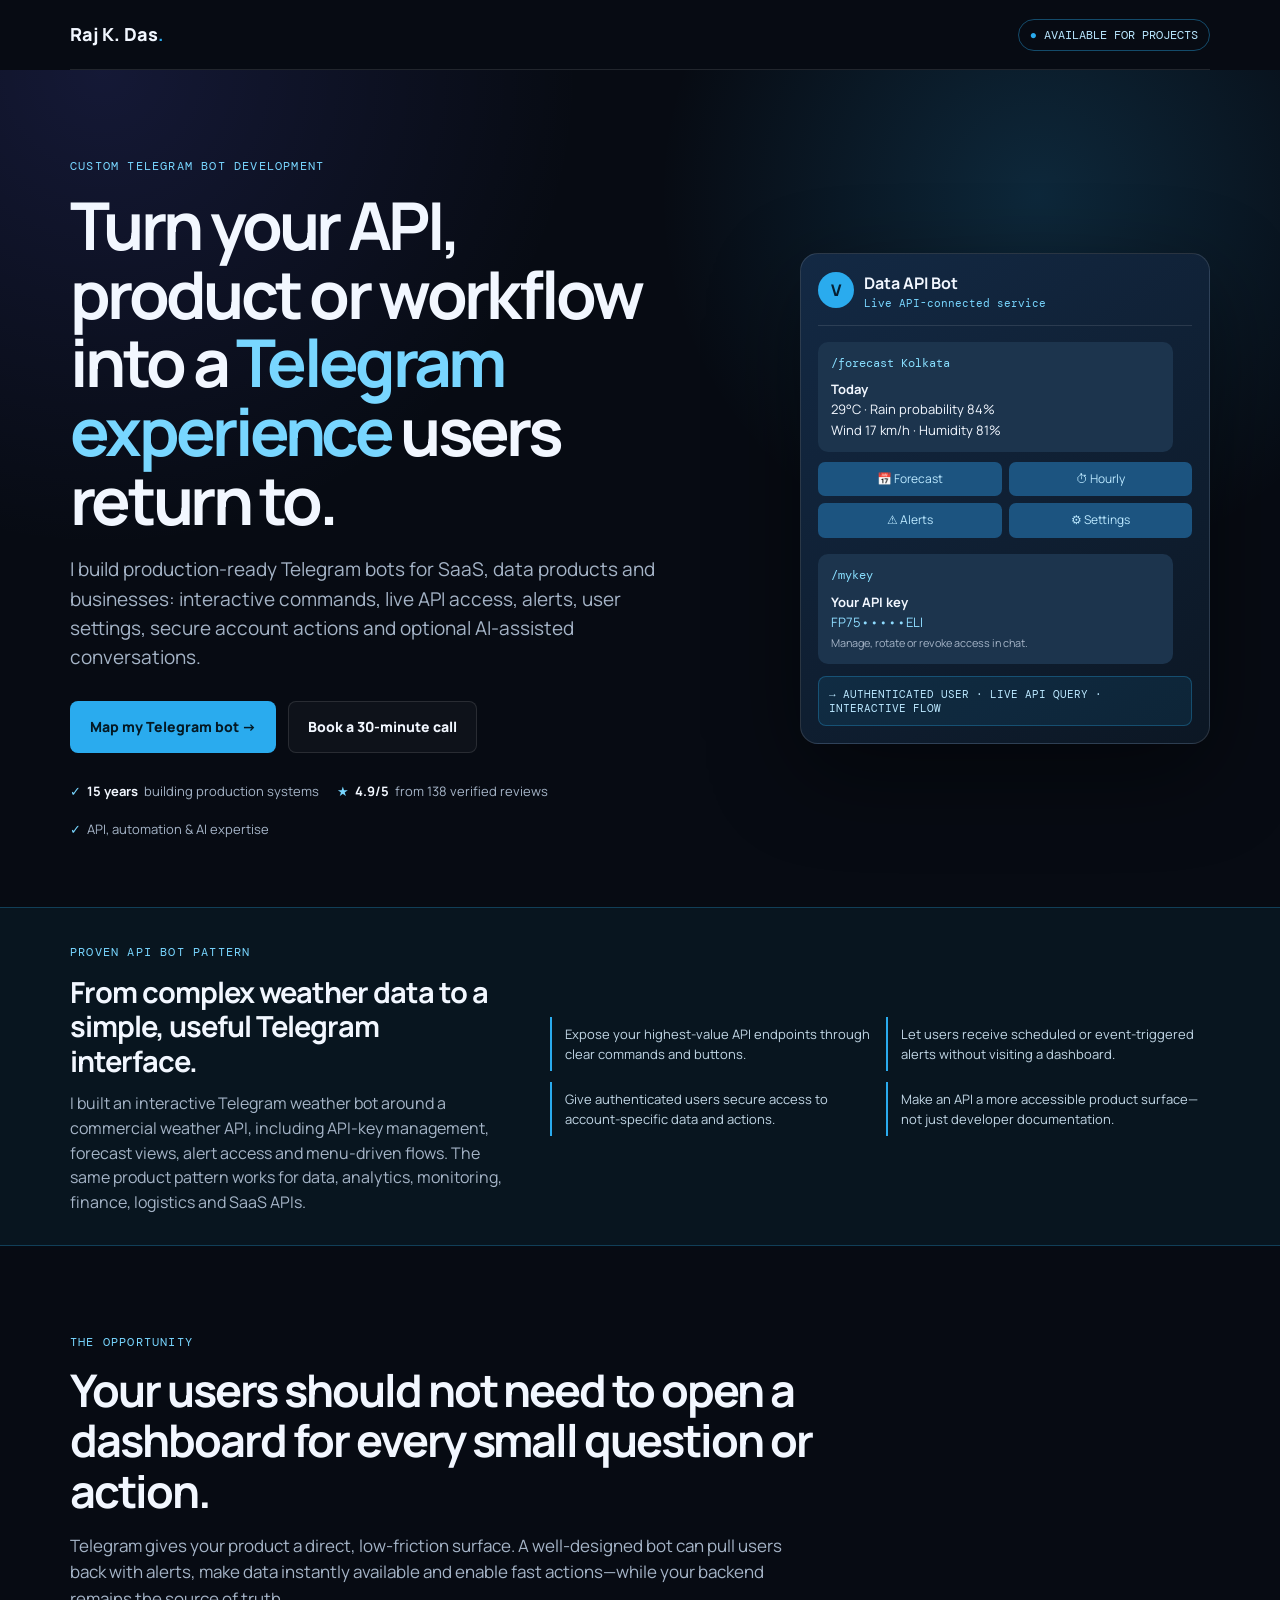
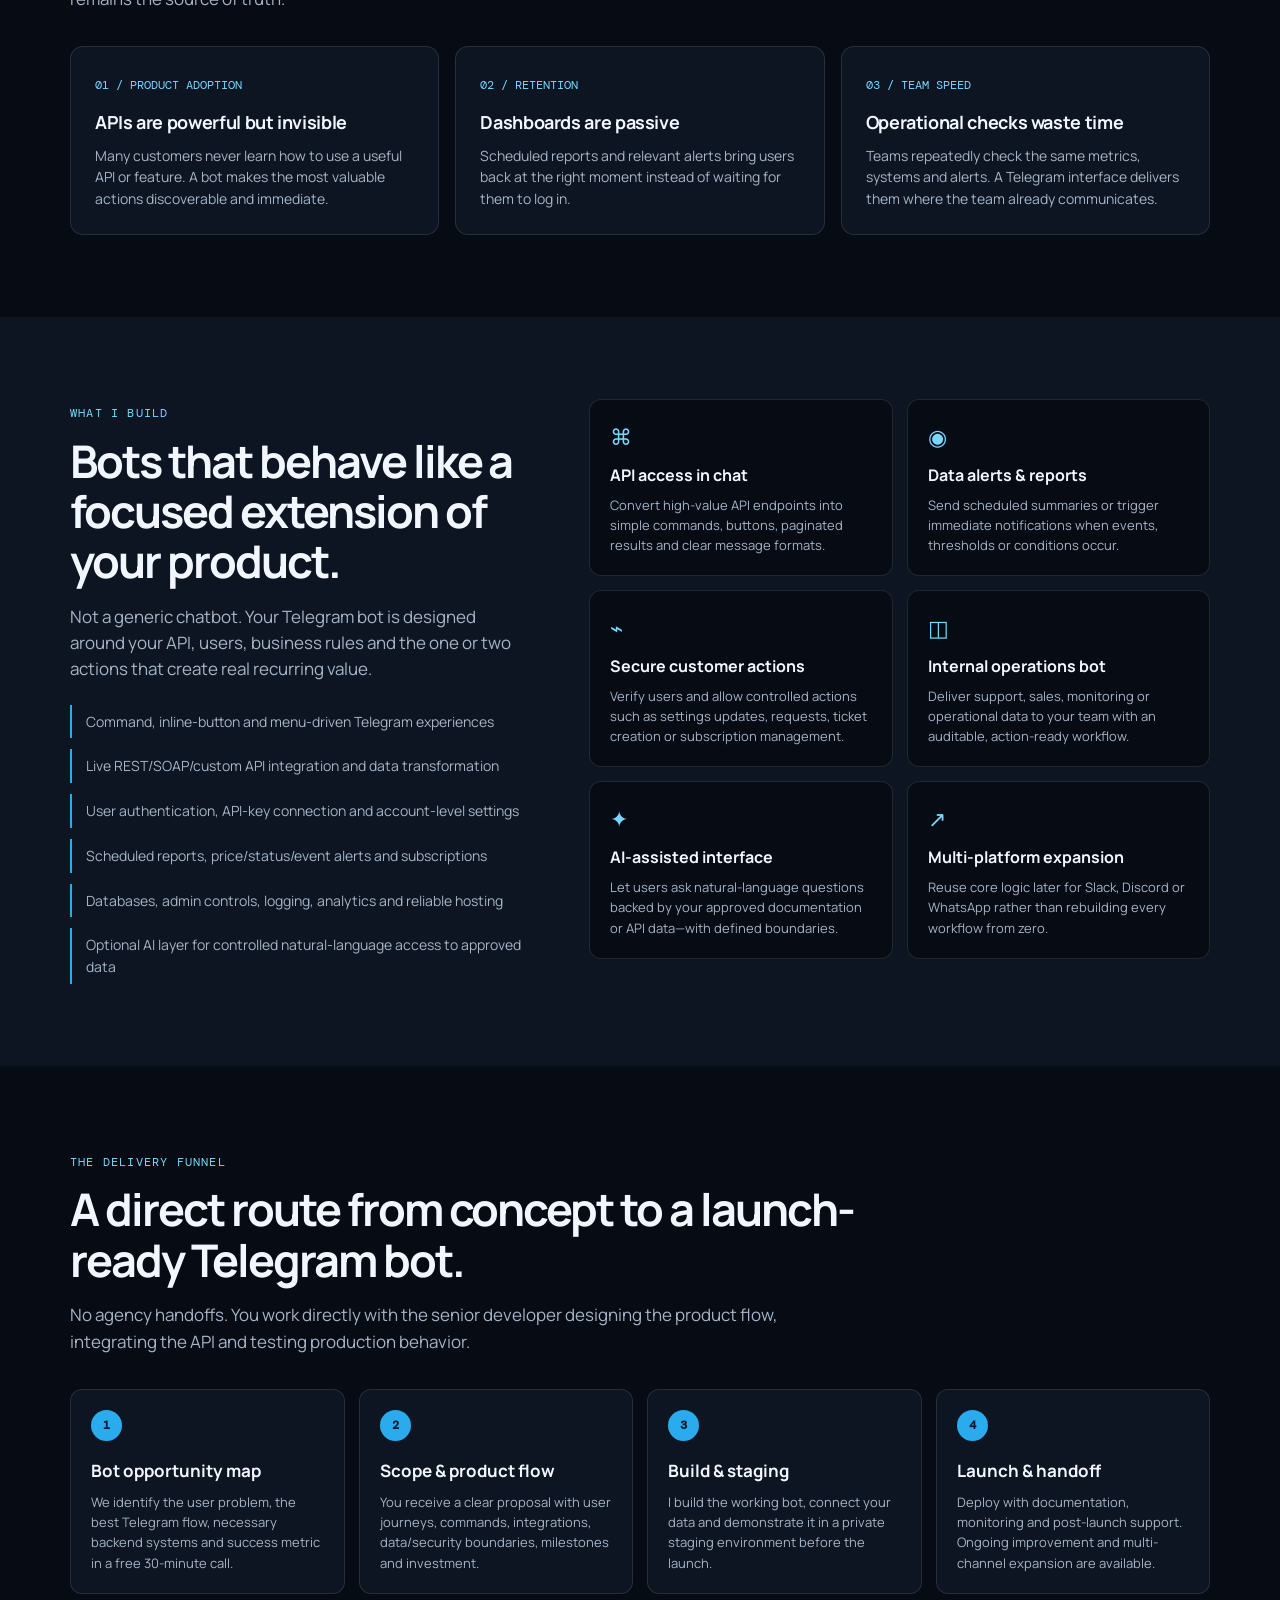
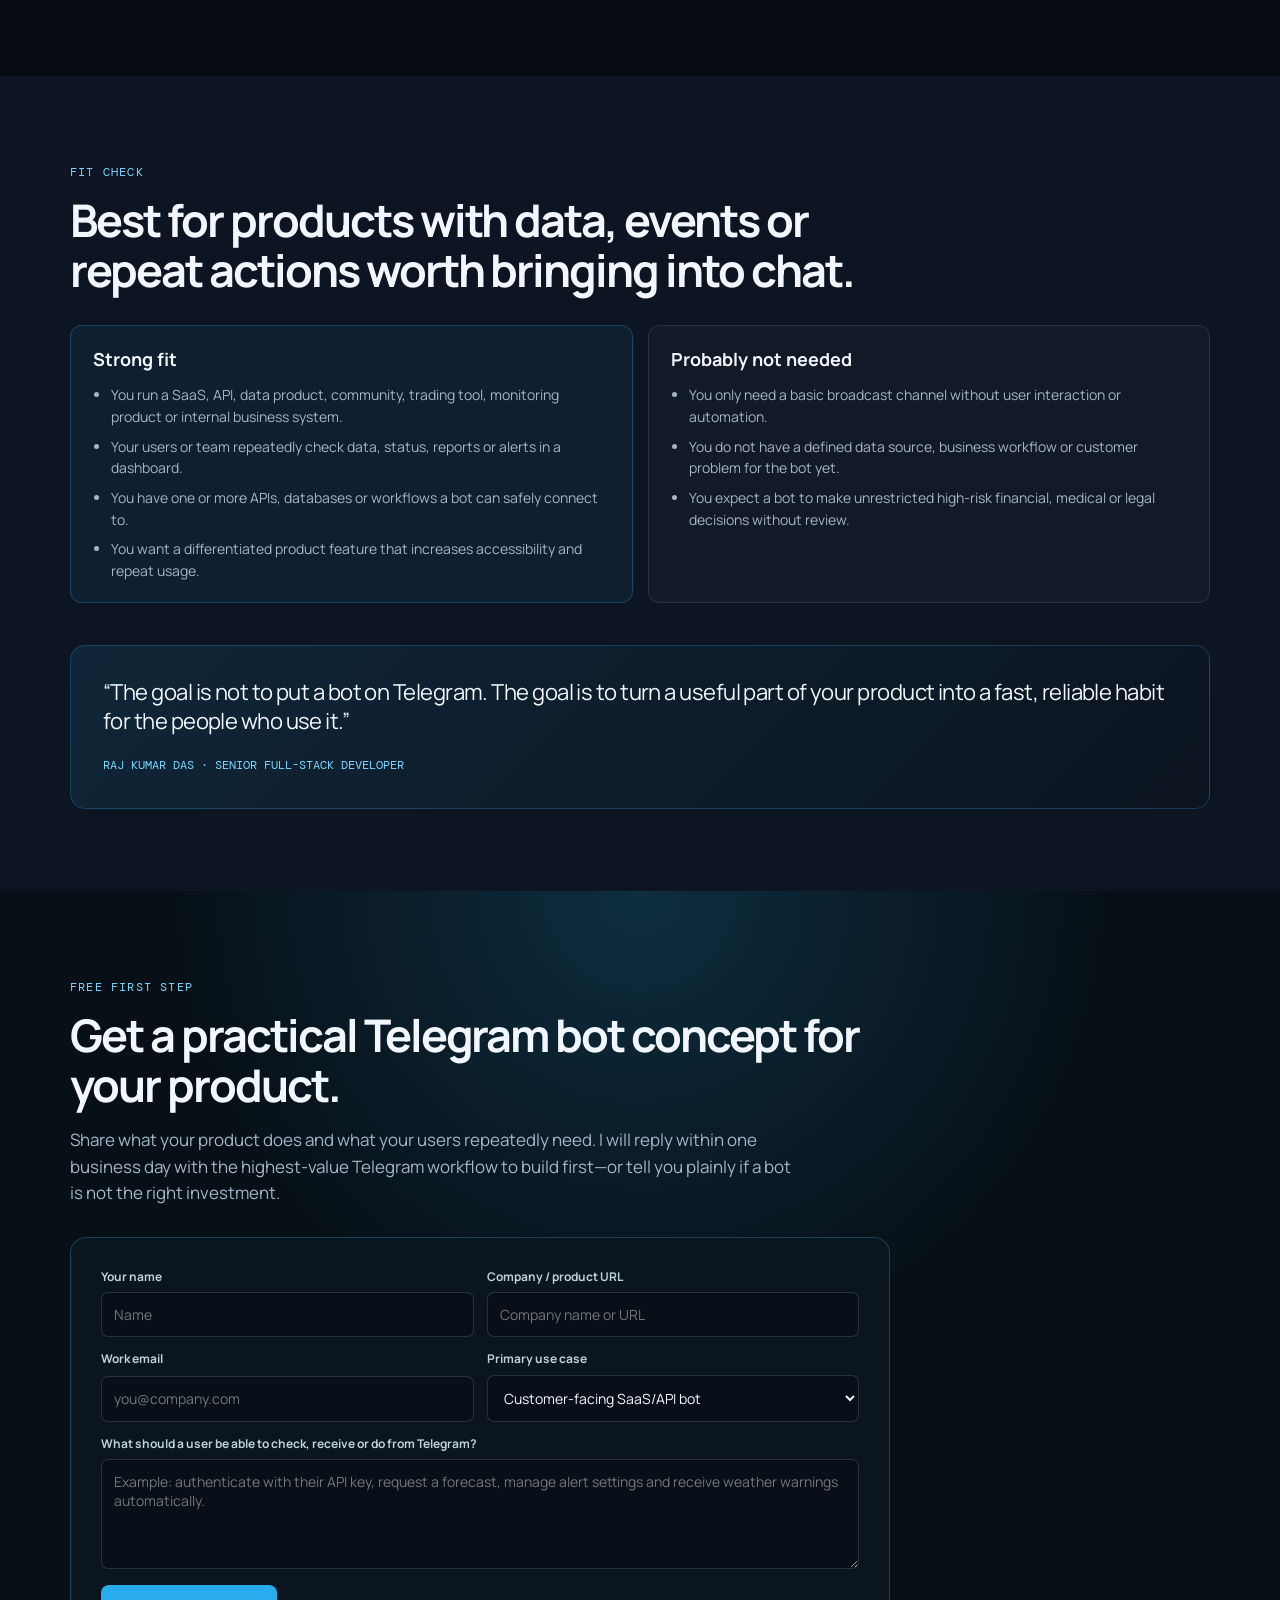
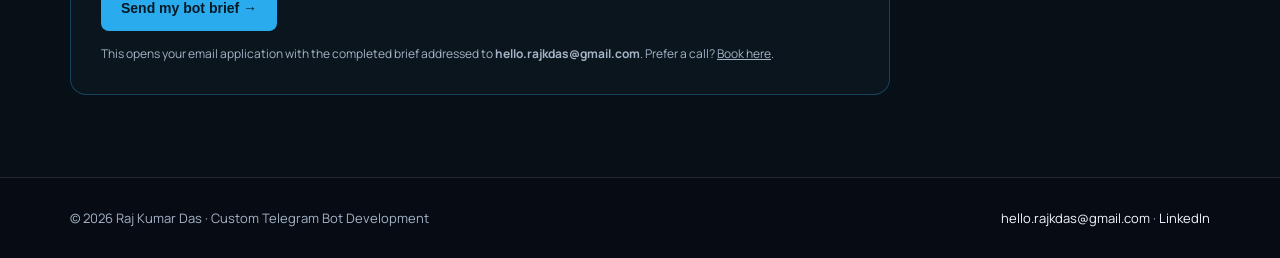
<file: telegram-bot-service.html>
<!doctype html>
<html lang="en">
<head>
  <meta charset="utf-8">
  <meta name="viewport" content="width=device-width, initial-scale=1">
  <meta name="description" content="Custom Telegram bots for SaaS, API, data and operations products. API access, alerts, interactive flows, user authentication and AI-assisted chat experiences.">
  <meta name="robots" content="index,follow">
  <meta property="og:title" content="Custom Telegram Bots for SaaS & APIs | Raj Kumar Das">
  <meta property="og:description" content="Turn your API, data product or business workflow into a production-ready Telegram experience: commands, alerts, authenticated actions and AI assistance.">
  <meta property="og:type" content="website">
  <meta property="og:url" content="https://rajkdas.github.io/telegram-bot-service.html">
  <title>Custom Telegram Bots for SaaS & APIs | Raj Kumar Das</title>
  <link rel="preconnect" href="https://fonts.googleapis.com">
  <link rel="preconnect" href="https://fonts.gstatic.com" crossorigin>
  <link href="https://fonts.googleapis.com/css2?family=DM+Mono:wght@400;500&family=Manrope:wght@400;500;600;700;800&display=swap" rel="stylesheet">
  <style>
    :root{--bg:#070b13;--surface:#0d1522;--surface2:#111e30;--line:rgba(255,255,255,.11);--text:#f2f7ff;--muted:#a5b4c7;--blue:#2aabee;--blue2:#168cc7;--cyan:#78d6ff;--green:#37df8f;--mono:'DM Mono',monospace;--sans:'Manrope',sans-serif}*{box-sizing:border-box}html{scroll-behavior:smooth}body{margin:0;background:var(--bg);color:var(--text);font-family:var(--sans);line-height:1.55}a{color:inherit}.wrap{width:min(1140px,calc(100% - 40px));margin:auto}.nav{height:70px;border-bottom:1px solid var(--line);display:flex;align-items:center;justify-content:space-between}.brand{font-weight:800;font-size:18px;text-decoration:none}.brand b{color:var(--blue)}.availability{font:12px var(--mono);color:#b9e7ff;border:1px solid rgba(42,171,238,.4);border-radius:99px;padding:7px 11px}.availability:before{content:'●';color:var(--blue);margin-right:7px}.hero{position:relative;overflow:hidden;padding:88px 0 68px;background:radial-gradient(circle at 81% 15%,rgba(42,171,238,.18),transparent 30%),radial-gradient(circle at 8% 0,rgba(98,103,255,.15),transparent 33%)}.hero-grid{display:grid;grid-template-columns:1.1fr .9fr;gap:55px;align-items:center}.eyebrow{font:12px var(--mono);letter-spacing:.1em;color:var(--cyan);text-transform:uppercase;margin:0 0 17px}.hero h1{font-size:clamp(40px,5.2vw,66px);letter-spacing:-.056em;line-height:1.04;margin:0 0 21px;max-width:770px}.hero h1 em{font-style:normal;color:var(--cyan)}.lead{font-size:19px;color:var(--muted);max-width:660px;margin:0 0 28px}.actions{display:flex;flex-wrap:wrap;gap:12px}.button{display:inline-flex;align-items:center;justify-content:center;gap:8px;border-radius:8px;padding:14px 19px;font-size:14px;font-weight:800;text-decoration:none;border:1px solid transparent;transition:.2s;cursor:pointer}.button:hover{transform:translateY(-2px)}.primary{background:var(--blue);color:#041924}.secondary{border-color:var(--line);background:rgba(255,255,255,.03);color:var(--text)}.proof{display:flex;gap:18px;flex-wrap:wrap;margin-top:28px;font-size:13px;color:var(--muted)}.proof strong{color:var(--text)}.proof span{display:flex;align-items:center;gap:6px}.proof i{color:var(--cyan);font-style:normal}.telegram{border:1px solid rgba(255,255,255,.12);background:linear-gradient(145deg,#132944,#0c1724);box-shadow:0 30px 90px rgba(0,0,0,.43);border-radius:18px;padding:17px;max-width:410px;margin-left:auto}.tg-head{display:flex;align-items:center;gap:10px;padding-bottom:15px;border-bottom:1px solid var(--line)}.avatar{width:36px;height:36px;border-radius:50%;display:grid;place-items:center;background:var(--blue);color:#062033;font-weight:800}.tg-head small{display:block;color:var(--cyan);font:11px var(--mono)}.message{margin:16px 0 0;border-radius:10px;padding:12px 13px;font-size:13px;max-width:95%}.command{color:#88dfff;font-family:var(--mono);font-size:12px;margin-bottom:7px}.in{background:#1c344d}.keypad{display:grid;grid-template-columns:1fr 1fr;gap:7px;margin-top:10px}.key{padding:8px;text-align:center;border-radius:7px;background:#1c5480;color:#bce9ff;font-size:12px}.api-note{margin-top:12px;border:1px solid rgba(42,171,238,.3);background:rgba(42,171,238,.09);padding:10px;border-radius:8px;color:#bbe8ff;font:11px var(--mono)}section{padding:82px 0}.section-label{font:12px var(--mono);color:var(--cyan);letter-spacing:.1em;text-transform:uppercase}.h2{font-size:clamp(29px,4vw,45px);line-height:1.12;letter-spacing:-.045em;margin:12px 0 15px;max-width:820px}.intro{max-width:730px;color:var(--muted);font-size:17px}.grid3{display:grid;grid-template-columns:repeat(3,1fr);gap:16px;margin-top:34px}.card{border:1px solid var(--line);background:var(--surface);border-radius:13px;padding:24px}.num{font:12px var(--mono);color:var(--cyan)}.card h3{font-size:18px;margin:13px 0 8px;letter-spacing:-.02em}.card p{font-size:14px;color:var(--muted);margin:0}.case{background:#08151f;border-top:1px solid rgba(42,171,238,.28);border-bottom:1px solid rgba(42,171,238,.28);padding:30px 0}.case-grid{display:grid;grid-template-columns:1fr 1.5fr;gap:40px;align-items:center}.case-label{font:12px var(--mono);color:var(--cyan);letter-spacing:.1em}.case h2{font-size:29px;line-height:1.2;letter-spacing:-.035em;margin:12px 0}.case p{color:var(--muted);margin:0}.case-points{display:grid;grid-template-columns:1fr 1fr;gap:11px}.case-point{font-size:13px;border-left:2px solid var(--blue);padding:7px 0 7px 13px;color:#c2d7e6}.solutions{background:var(--surface)}.split{display:grid;grid-template-columns:.85fr 1.15fr;gap:60px;align-items:start}.list{display:grid;gap:11px;margin-top:22px}.list div{border-left:2px solid var(--blue);padding:6px 0 6px 14px;color:var(--muted);font-size:14px}.solution-grid{display:grid;grid-template-columns:repeat(2,1fr);gap:14px}.solution{border:1px solid var(--line);border-radius:12px;background:var(--bg);padding:20px}.solution .icon{font-size:22px;color:var(--cyan)}.solution h3{font-size:16px;margin:9px 0 7px}.solution p{font-size:13px;margin:0;color:var(--muted)}.funnel{display:grid;grid-template-columns:repeat(4,1fr);gap:14px;margin-top:34px}.step{border:1px solid var(--line);background:var(--surface);border-radius:12px;padding:20px;min-height:200px}.step-n{width:31px;height:31px;border-radius:50%;display:grid;place-items:center;background:var(--blue);color:#041b2a;font:12px var(--mono);font-weight:bold}.step h3{font-size:17px;margin:17px 0 8px}.step p{font-size:13px;color:var(--muted);margin:0}.fit-grid{display:grid;grid-template-columns:1fr 1fr;gap:15px;margin-top:30px}.fit{padding:20px 22px;border-radius:12px;border:1px solid var(--line)}.fit.good{background:rgba(42,171,238,.07);border-color:rgba(42,171,238,.28)}.fit.no{background:rgba(255,255,255,.025)}.fit h3{margin:0 0 10px;font-size:18px}.fit ul{padding-left:18px;margin:0;color:var(--muted);font-size:14px}.fit li+li{margin-top:8px}.quote{background:linear-gradient(135deg,#102638,#0b141f);border:1px solid rgba(42,171,238,.27);border-radius:15px;padding:32px;margin-top:42px}.quote p{font-size:22px;line-height:1.35;letter-spacing:-.025em;margin:0 0 14px}.quote span{font:12px var(--mono);color:var(--cyan)}.cta{background:radial-gradient(circle at 50% 0,rgba(42,171,238,.19),transparent 43%),#071017}.form-box{border:1px solid rgba(42,171,238,.3);background:#0b151d;border-radius:16px;padding:30px;margin-top:30px;max-width:820px}.fields{display:grid;grid-template-columns:1fr 1fr;gap:13px}.field{display:grid;gap:6px}.field.full{grid-column:1/-1}.field label{font-size:12px;color:#bdd0dc;font-weight:700}.field input,.field select,.field textarea{font:14px var(--sans);color:var(--text);background:#071018;border:1px solid rgba(255,255,255,.14);border-radius:7px;padding:12px;outline:none;width:100%}.field textarea{min-height:110px;resize:vertical}.field input:focus,.field select:focus,.field textarea:focus{border-color:var(--blue)}.form-note{font-size:12px;color:var(--muted);margin:14px 0 0}.footer{padding:30px 0;border-top:1px solid var(--line);color:var(--muted);font-size:13px}.footer-row{display:flex;gap:16px;justify-content:space-between;align-items:center}.footer a{color:var(--text);text-decoration:none}@media(max-width:850px){.hero-grid,.split,.case-grid{grid-template-columns:1fr}.telegram{margin:0}.grid3,.funnel{grid-template-columns:1fr 1fr}.hero{padding-top:62px}}@media(max-width:560px){.wrap{width:min(100% - 28px,1140px)}.availability{display:none}.hero h1{font-size:40px}.lead{font-size:17px}section{padding:58px 0}.grid3,.solution-grid,.funnel,.fit-grid,.fields,.case-points{grid-template-columns:1fr}.field.full{grid-column:auto}.step{min-height:auto}.footer-row{align-items:flex-start;flex-direction:column}.telegram{font-size:12px}}
  </style>
</head>
<body>
  <header class="wrap nav"><a class="brand" href="https://rajkdas.github.io/">Raj K. Das<b>.</b></a><span class="availability">AVAILABLE FOR PROJECTS</span></header>
  <main>
    <section class="hero">
      <div class="wrap hero-grid">
        <div>
          <p class="eyebrow">Custom Telegram bot development</p>
          <h1>Turn your API, product or workflow into a <em>Telegram experience</em> users return to.</h1>
          <p class="lead">I build production-ready Telegram bots for SaaS, data products and businesses: interactive commands, live API access, alerts, user settings, secure account actions and optional AI-assisted conversations.</p>
          <div class="actions"><a class="button primary" href="#brief">Map my Telegram bot →</a><a class="button secondary" href="https://calendly.com/rajkdas/30min" target="_blank" rel="noopener">Book a 30-minute call</a></div>
          <div class="proof"><span><i>✓</i><strong>15 years</strong> building production systems</span><span><i>★</i><strong>4.9/5</strong> from 138 verified reviews</span><span><i>✓</i>API, automation & AI expertise</span></div>
        </div>
        <aside class="telegram" aria-label="Example Telegram API bot">
          <div class="tg-head"><div class="avatar">V</div><div><strong>Data API Bot</strong><small>Live API-connected service</small></div></div>
          <div class="message in"><div class="command">/forecast Kolkata</div><strong>Today</strong><br>29°C · Rain probability 84%<br>Wind 17 km/h · Humidity 81%</div>
          <div class="keypad"><div class="key">📅 Forecast</div><div class="key">⏱ Hourly</div><div class="key">⚠ Alerts</div><div class="key">⚙ Settings</div></div>
          <div class="message in"><div class="command">/mykey</div><strong>Your API key</strong><br><span style="color:#8fdcff">FP75•••••ELI</span><br><small style="color:#a5b4c7">Manage, rotate or revoke access in chat.</small></div>
          <div class="api-note">→ AUTHENTICATED USER · LIVE API QUERY · INTERACTIVE FLOW</div>
        </aside>
      </div>
    </section>

    <section class="case"><div class="wrap case-grid"><div><span class="case-label">PROVEN API BOT PATTERN</span><h2>From complex weather data to a simple, useful Telegram interface.</h2><p>I built an interactive Telegram weather bot around a commercial weather API, including API-key management, forecast views, alert access and menu-driven flows. The same product pattern works for data, analytics, monitoring, finance, logistics and SaaS APIs.</p></div><div class="case-points"><div class="case-point">Expose your highest-value API endpoints through clear commands and buttons.</div><div class="case-point">Let users receive scheduled or event-triggered alerts without visiting a dashboard.</div><div class="case-point">Give authenticated users secure access to account-specific data and actions.</div><div class="case-point">Make an API a more accessible product surface—not just developer documentation.</div></div></div></section>

    <section><div class="wrap"><span class="section-label">The opportunity</span><h2 class="h2">Your users should not need to open a dashboard for every small question or action.</h2><p class="intro">Telegram gives your product a direct, low-friction surface. A well-designed bot can pull users back with alerts, make data instantly available and enable fast actions—while your backend remains the source of truth.</p><div class="grid3"><article class="card"><span class="num">01 / PRODUCT ADOPTION</span><h3>APIs are powerful but invisible</h3><p>Many customers never learn how to use a useful API or feature. A bot makes the most valuable actions discoverable and immediate.</p></article><article class="card"><span class="num">02 / RETENTION</span><h3>Dashboards are passive</h3><p>Scheduled reports and relevant alerts bring users back at the right moment instead of waiting for them to log in.</p></article><article class="card"><span class="num">03 / TEAM SPEED</span><h3>Operational checks waste time</h3><p>Teams repeatedly check the same metrics, systems and alerts. A Telegram interface delivers them where the team already communicates.</p></article></div></div></section>

    <section class="solutions"><div class="wrap split"><div><span class="section-label">What I build</span><h2 class="h2">Bots that behave like a focused extension of your product.</h2><p class="intro">Not a generic chatbot. Your Telegram bot is designed around your API, users, business rules and the one or two actions that create real recurring value.</p><div class="list"><div>Command, inline-button and menu-driven Telegram experiences</div><div>Live REST/SOAP/custom API integration and data transformation</div><div>User authentication, API-key connection and account-level settings</div><div>Scheduled reports, price/status/event alerts and subscriptions</div><div>Databases, admin controls, logging, analytics and reliable hosting</div><div>Optional AI layer for controlled natural-language access to approved data</div></div></div><div class="solution-grid"><article class="solution"><div class="icon">⌘</div><h3>API access in chat</h3><p>Convert high-value API endpoints into simple commands, buttons, paginated results and clear message formats.</p></article><article class="solution"><div class="icon">◉</div><h3>Data alerts & reports</h3><p>Send scheduled summaries or trigger immediate notifications when events, thresholds or conditions occur.</p></article><article class="solution"><div class="icon">⌁</div><h3>Secure customer actions</h3><p>Verify users and allow controlled actions such as settings updates, requests, ticket creation or subscription management.</p></article><article class="solution"><div class="icon">◫</div><h3>Internal operations bot</h3><p>Deliver support, sales, monitoring or operational data to your team with an auditable, action-ready workflow.</p></article><article class="solution"><div class="icon">✦</div><h3>AI-assisted interface</h3><p>Let users ask natural-language questions backed by your approved documentation or API data—with defined boundaries.</p></article><article class="solution"><div class="icon">↗</div><h3>Multi-platform expansion</h3><p>Reuse core logic later for Slack, Discord or WhatsApp rather than rebuilding every workflow from zero.</p></article></div></div></section>

    <section><div class="wrap"><span class="section-label">The delivery funnel</span><h2 class="h2">A direct route from concept to a launch-ready Telegram bot.</h2><p class="intro">No agency handoffs. You work directly with the senior developer designing the product flow, integrating the API and testing production behavior.</p><div class="funnel"><article class="step"><span class="step-n">1</span><h3>Bot opportunity map</h3><p>We identify the user problem, the best Telegram flow, necessary backend systems and success metric in a free 30-minute call.</p></article><article class="step"><span class="step-n">2</span><h3>Scope & product flow</h3><p>You receive a clear proposal with user journeys, commands, integrations, data/security boundaries, milestones and investment.</p></article><article class="step"><span class="step-n">3</span><h3>Build & staging</h3><p>I build the working bot, connect your data and demonstrate it in a private staging environment before the launch.</p></article><article class="step"><span class="step-n">4</span><h3>Launch & handoff</h3><p>Deploy with documentation, monitoring and post-launch support. Ongoing improvement and multi-channel expansion are available.</p></article></div></div></section>

    <section class="solutions"><div class="wrap"><span class="section-label">Fit check</span><h2 class="h2">Best for products with data, events or repeat actions worth bringing into chat.</h2><div class="fit-grid"><div class="fit good"><h3>Strong fit</h3><ul><li>You run a SaaS, API, data product, community, trading tool, monitoring product or internal business system.</li><li>Your users or team repeatedly check data, status, reports or alerts in a dashboard.</li><li>You have one or more APIs, databases or workflows a bot can safely connect to.</li><li>You want a differentiated product feature that increases accessibility and repeat usage.</li></ul></div><div class="fit no"><h3>Probably not needed</h3><ul><li>You only need a basic broadcast channel without user interaction or automation.</li><li>You do not have a defined data source, business workflow or customer problem for the bot yet.</li><li>You expect a bot to make unrestricted high-risk financial, medical or legal decisions without review.</li></ul></div></div><div class="quote"><p>“The goal is not to put a bot on Telegram. The goal is to turn a useful part of your product into a fast, reliable habit for the people who use it.”</p><span>RAJ KUMAR DAS · SENIOR FULL-STACK DEVELOPER</span></div></div></section>

    <section class="cta" id="brief"><div class="wrap"><span class="section-label">Free first step</span><h2 class="h2">Get a practical Telegram bot concept for your product.</h2><p class="intro">Share what your product does and what your users repeatedly need. I will reply within one business day with the highest-value Telegram workflow to build first—or tell you plainly if a bot is not the right investment.</p><form class="form-box" id="briefForm"><div class="fields"><div class="field"><label for="name">Your name</label><input required id="name" name="name" placeholder="Name"></div><div class="field"><label for="company">Company / product URL</label><input required id="company" name="company" placeholder="Company name or URL"></div><div class="field"><label for="email">Work email</label><input required type="email" id="email" name="email" placeholder="you@company.com"></div><div class="field"><label for="type">Primary use case</label><select id="type" name="type"><option>Customer-facing SaaS/API bot</option><option>Data alerts & scheduled reports</option><option>Internal operations / team bot</option><option>Community / member bot</option><option>AI-assisted product interface</option><option>Other / not sure yet</option></select></div><div class="field full"><label for="details">What should a user be able to check, receive or do from Telegram?</label><textarea required id="details" name="details" placeholder="Example: authenticate with their API key, request a forecast, manage alert settings and receive weather warnings automatically."></textarea></div></div><div style="position:absolute; left:-9999px; top:auto; width:1px; height:1px; overflow:hidden;" aria-hidden="true"><label for="hp">32+12=?</label><input id="hp" name="hp" type="text" tabindex="-1" autocomplete="off"></div><button class="button primary" type="submit" style="margin-top:16px">Send my bot brief →</button><p class="form-note">This opens your email application with the completed brief addressed to <strong>hello.rajkdas@gmail.com</strong>. Prefer a call? <a href="https://calendly.com/rajkdas/30min" target="_blank" rel="noopener">Book here</a>.</p></form></div></section>
  </main>
  <footer class="footer"><div class="wrap footer-row"><span>© 2026 Raj Kumar Das · Custom Telegram Bot Development</span><span><a href="mailto:hello.rajkdas@gmail.com">hello.rajkdas@gmail.com</a> · <a href="https://www.linkedin.com/in/full-stack-developer-agentic-ai" target="_blank" rel="noopener">LinkedIn</a></span></div></footer>
  <script>
(function () {
  const endpoint = "https://script.google.com/macros/s/AKfycbzAkdVq5ZnqZOgvVSY4gPhXT9-32P6QrsZkTgNd-Oi0agVsLyEVUybUn4VAxrnWRAeu/exec";
  const form = document.getElementById('briefForm');
  if (!form) return;

  const sourcePage = 'Telegram Bot Service';
  const submitButton = form.querySelector('button[type="submit"]');
  const originalButtonText = submitButton ? submitButton.innerHTML : 'Send project brief →';

  const status = document.createElement('div');
  status.setAttribute('role', 'status');
  status.style.cssText = 'display:none;margin-top:14px;padding:12px 14px;border:1px solid rgba(36,211,102,.38);background:rgba(36,211,102,.09);color:#bdf5d1;border-radius:8px;font-size:13px;font-weight:600;';
  form.appendChild(status);

  form.addEventListener('submit', function (event) {
    event.preventDefault();
    if (!form.reportValidity()) return;

    const data = new FormData(form);
    data.set('page', sourcePage);
    data.set('service', data.get('type') || data.get('platform') || data.get('system') || sourcePage);

    if (submitButton) {
      submitButton.disabled = true;
      submitButton.style.opacity = '.7';
      submitButton.innerHTML = 'Sending your brief…';
    }
    status.style.display = 'none';

    fetch(endpoint, { method: 'POST', mode: 'no-cors', body: data })
      .then(function () {
        form.reset();
        status.style.borderColor = 'rgba(36,211,102,.38)';
        status.style.background = 'rgba(36,211,102,.09)';
        status.style.color = '#bdf5d1';
        status.textContent = 'Thank you — your project brief has been received. I will personally review it and reply within one business day.';
        status.style.display = 'block';
      })
      .catch(function () {
        status.style.borderColor = 'rgba(255,140,140,.45)';
        status.style.background = 'rgba(255,80,80,.08)';
        status.style.color = '#ffd0d0';
        status.textContent = 'Unable to submit your brief right now. Please email hello.rajkdas@gmail.com directly.';
        status.style.display = 'block';
      })
      .finally(function () {
        if (submitButton) {
          submitButton.disabled = false;
          submitButton.style.opacity = '1';
          submitButton.innerHTML = originalButtonText;
        }
      });
  });
})();
</script>
</body>
</html>
</file>
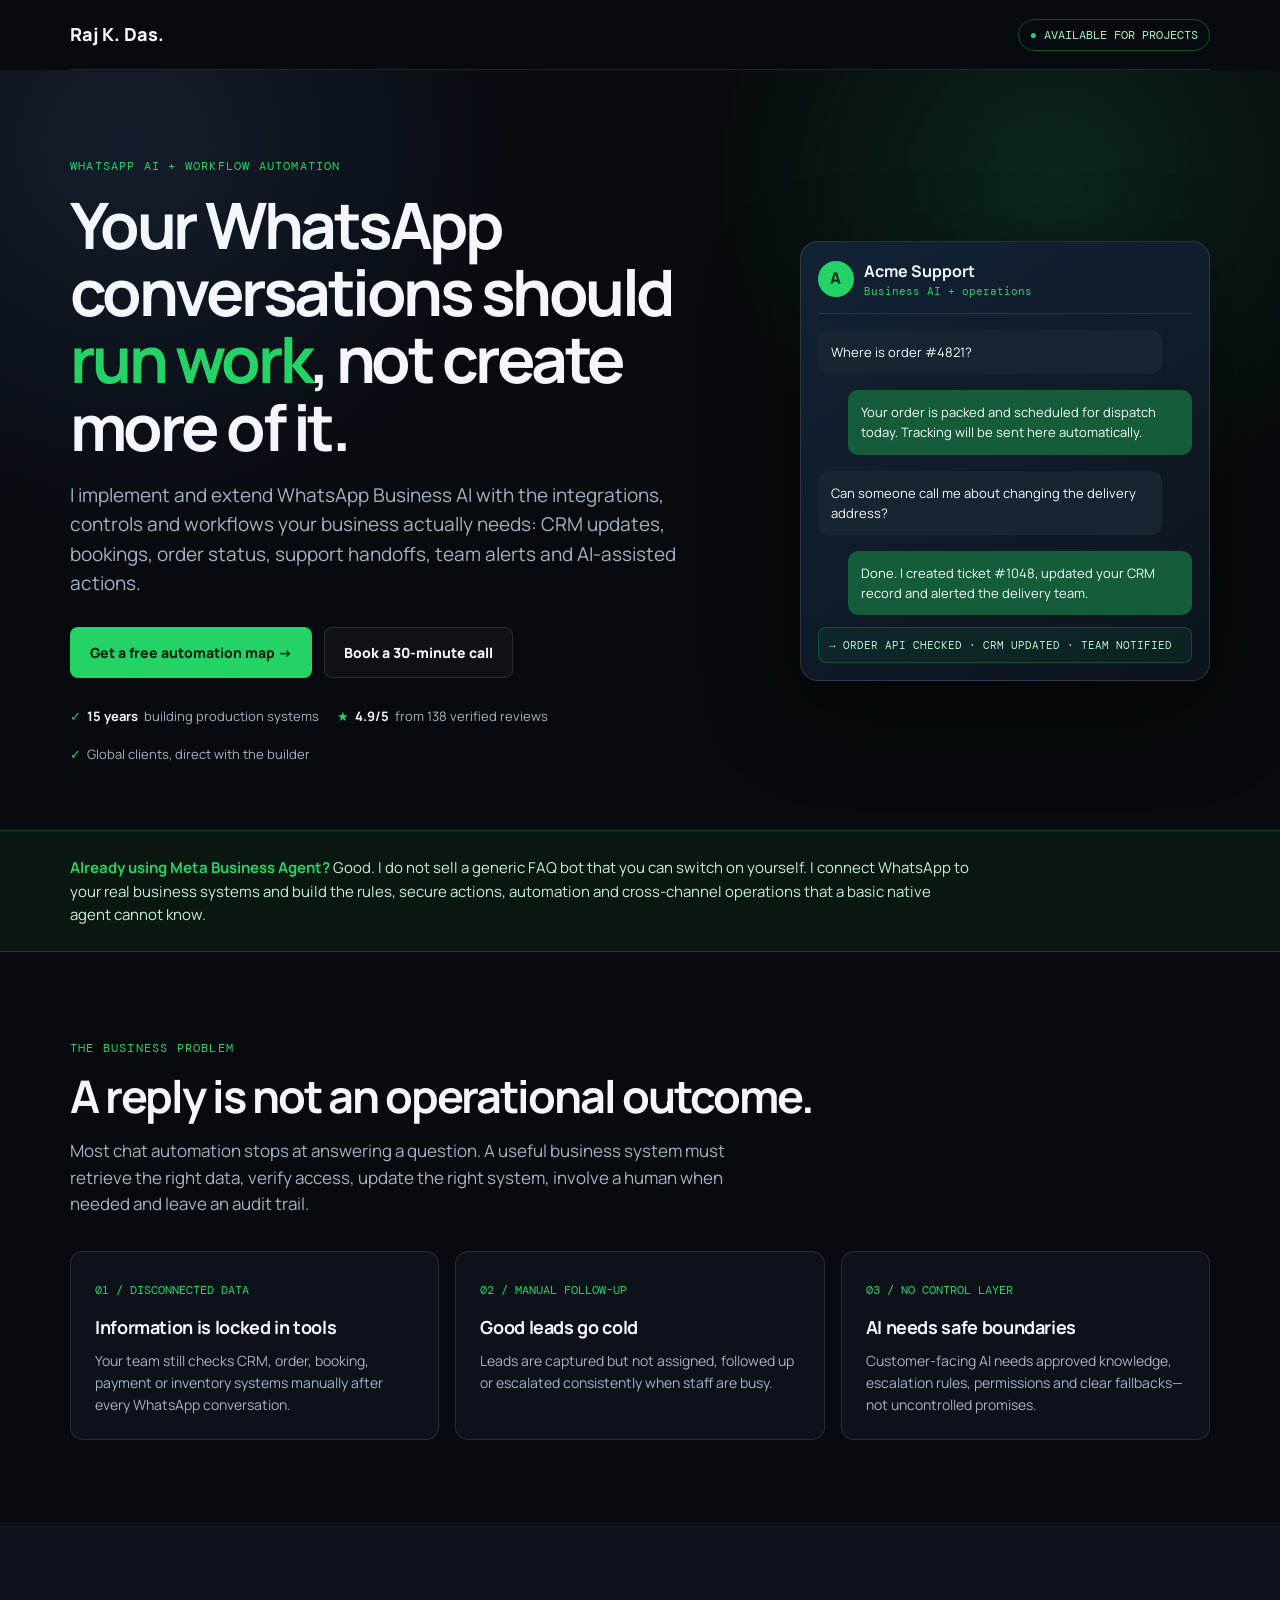
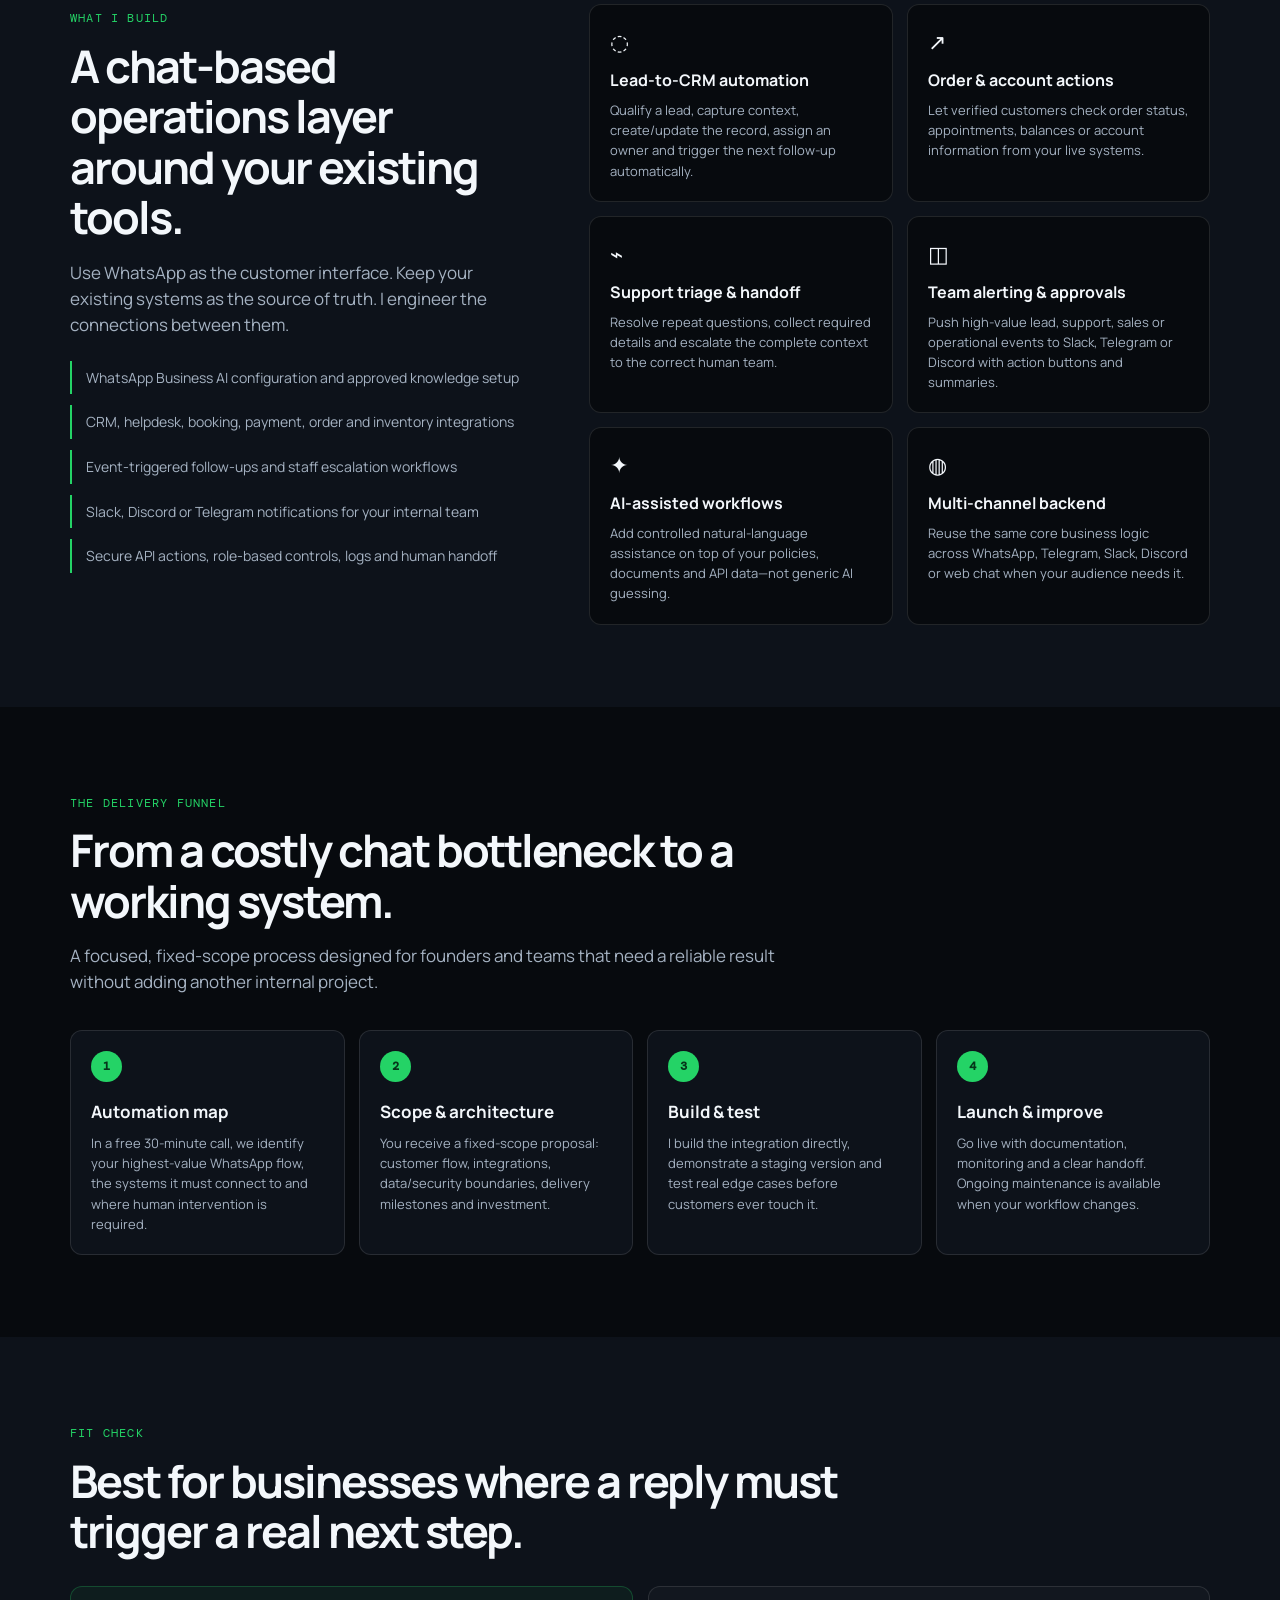
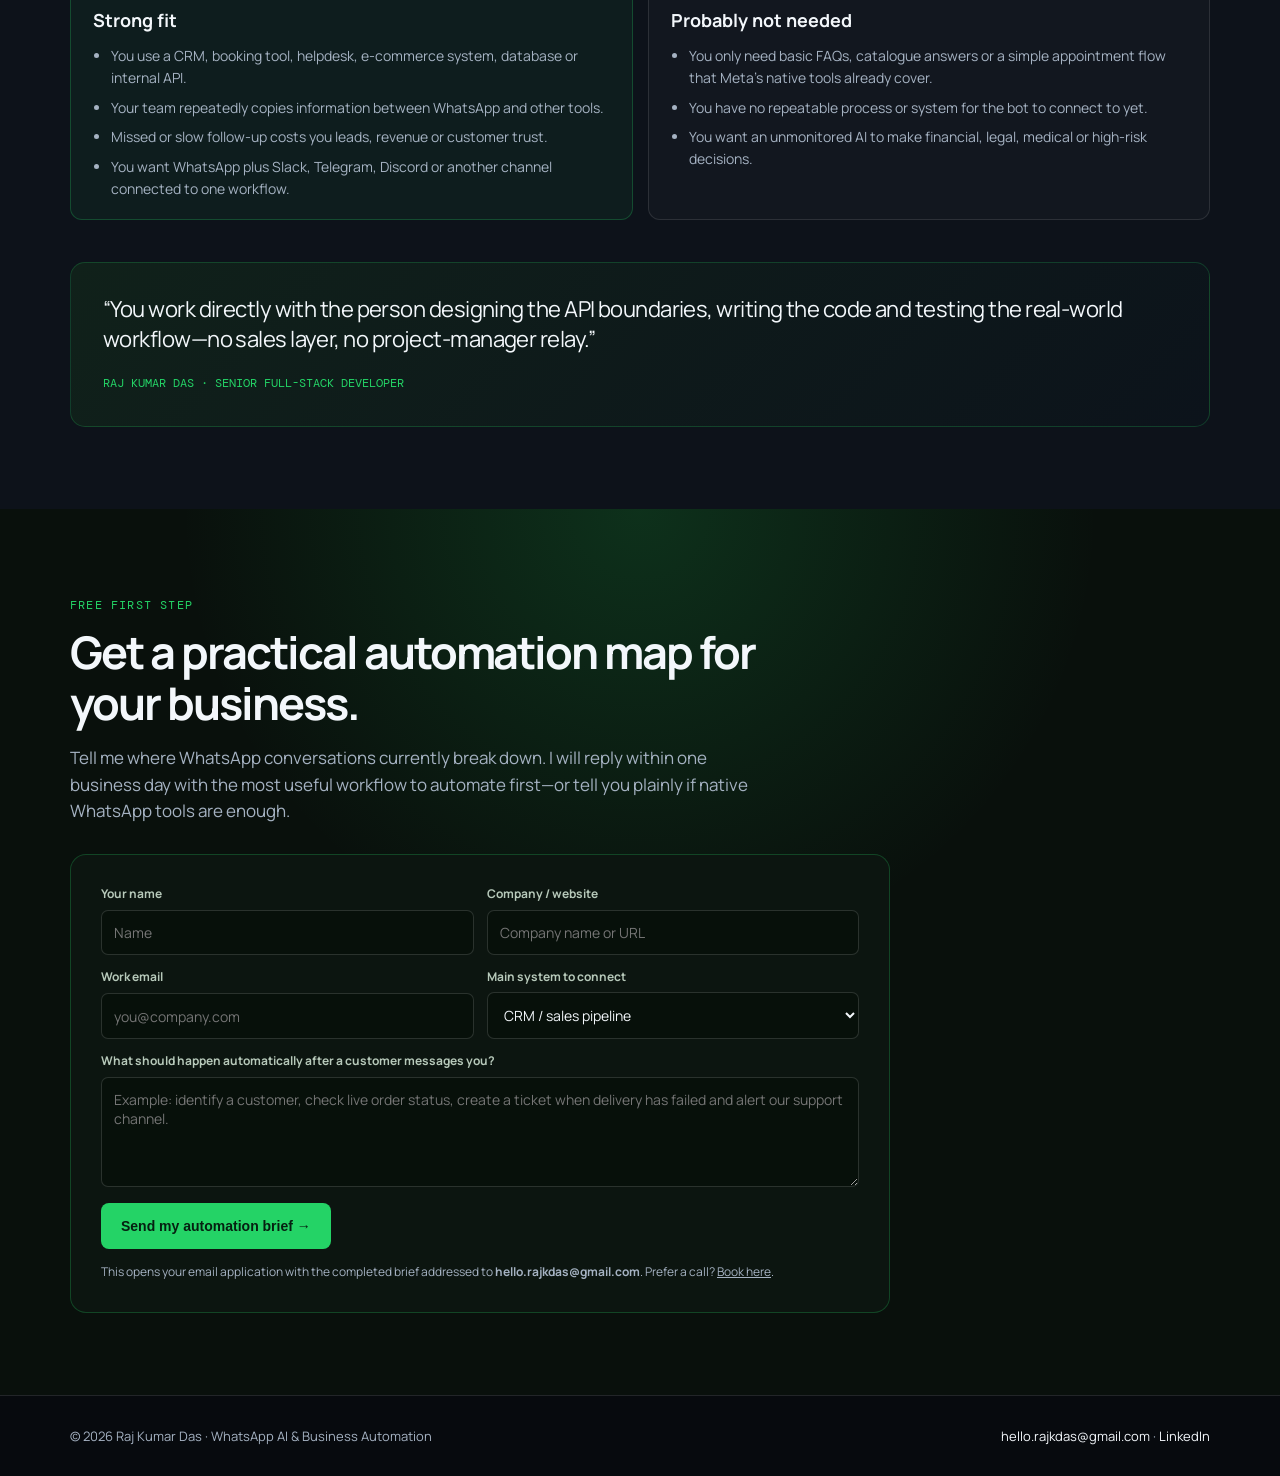
<file: whatsapp-ai-automation-service.html>
<!doctype html>
<html lang="en">
<head>
  <meta charset="utf-8">
  <meta name="viewport" content="width=device-width, initial-scale=1">
  <meta name="description" content="WhatsApp Business Agent implementation, CRM integration, AI workflows and multi-channel automation for growing businesses.">
  <meta name="robots" content="index,follow">
  <meta property="og:title" content="WhatsApp AI & Business Automation | Raj Kumar Das">
  <meta property="og:description" content="Turn WhatsApp conversations into connected business workflows: CRM, orders, booking, support, alerts and AI-assisted actions.">
  <meta property="og:type" content="website">
  <meta property="og:url" content="https://rajkdas.github.io/whatsapp-ai-automation-service.html">
  <title>WhatsApp AI & Business Automation | Raj Kumar Das</title>
  <link rel="preconnect" href="https://fonts.googleapis.com">
  <link rel="preconnect" href="https://fonts.gstatic.com" crossorigin>
  <link href="https://fonts.googleapis.com/css2?family=DM+Mono:wght@400;500&family=Manrope:wght@400;500;600;700;800&display=swap" rel="stylesheet">
  <style>
    :root{--bg:#070a0e;--surface:#0d121a;--surface2:#111925;--line:rgba(255,255,255,.11);--text:#f3f7fb;--muted:#a5b2c2;--green:#24d366;--green2:#0db95a;--blue:#70a9ff;--orange:#ffbf69;--mono:'DM Mono',monospace;--sans:'Manrope',sans-serif}
    *{box-sizing:border-box} html{scroll-behavior:smooth} body{margin:0;background:var(--bg);color:var(--text);font-family:var(--sans);line-height:1.55} a{color:inherit}.wrap{width:min(1140px,calc(100% - 40px));margin:auto}.nav{height:70px;border-bottom:1px solid var(--line);display:flex;align-items:center;justify-content:space-between}.brand{font-weight:800;font-size:18px;text-decoration:none}.brand b{color:var(--green)}.availability{font:12px var(--mono);color:#a4f2c0;border:1px solid rgba(36,211,102,.35);border-radius:99px;padding:7px 11px}.availability:before{content:'●';color:var(--green);margin-right:7px}.hero{position:relative;overflow:hidden;padding:88px 0 66px;background:radial-gradient(circle at 82% 15%,rgba(36,211,102,.14),transparent 28%),radial-gradient(circle at 10% 10%,rgba(112,169,255,.12),transparent 32%)}.hero-grid{display:grid;grid-template-columns:1.12fr .88fr;gap:55px;align-items:center}.eyebrow{font:12px var(--mono);letter-spacing:.1em;color:var(--green);text-transform:uppercase;margin:0 0 17px}.hero h1{font-size:clamp(39px,5vw,65px);letter-spacing:-.055em;line-height:1.05;margin:0 0 21px;max-width:770px}.hero h1 em{font-style:normal;color:var(--green)}.lead{font-size:19px;color:var(--muted);max-width:650px;margin:0 0 28px}.actions{display:flex;flex-wrap:wrap;gap:12px}.button{display:inline-flex;align-items:center;justify-content:center;gap:8px;border-radius:8px;padding:14px 19px;font-size:14px;font-weight:800;text-decoration:none;border:1px solid transparent;transition:.2s}.button:hover{transform:translateY(-2px)}.primary{background:var(--green);color:#062011}.secondary{border-color:var(--line);background:rgba(255,255,255,.03);color:var(--text)}.proof{display:flex;gap:18px;flex-wrap:wrap;margin-top:28px;font-size:13px;color:var(--muted)}.proof strong{color:var(--text)}.proof span{display:flex;align-items:center;gap:6px}.proof i{color:var(--green);font-style:normal}.chat{border:1px solid rgba(255,255,255,.12);background:linear-gradient(145deg,#122235,#0c141d);box-shadow:0 30px 90px rgba(0,0,0,.42);border-radius:18px;padding:17px;max-width:410px;margin-left:auto}.chat-head{display:flex;align-items:center;gap:10px;padding-bottom:15px;border-bottom:1px solid var(--line)}.avatar{width:36px;height:36px;border-radius:50%;display:grid;place-items:center;background:var(--green);color:#06351a;font-weight:800}.chat-head small{display:block;color:var(--green);font:11px var(--mono)}.bubble{margin:16px 0 0;border-radius:10px;padding:12px 13px;font-size:13px;max-width:92%}.in{background:#172431}.out{background:#155d3a;margin-left:auto}.bot-note{margin-top:12px;border:1px solid rgba(36,211,102,.23);background:rgba(36,211,102,.07);padding:10px;border-radius:8px;color:#b8f3cd;font:11px var(--mono)}section{padding:82px 0}.section-label{font:12px var(--mono);color:var(--green);letter-spacing:.1em;text-transform:uppercase}.h2{font-size:clamp(29px,4vw,45px);line-height:1.12;letter-spacing:-.045em;margin:12px 0 15px;max-width:780px}.intro{max-width:710px;color:var(--muted);font-size:17px}.grid3{display:grid;grid-template-columns:repeat(3,1fr);gap:16px;margin-top:34px}.card{border:1px solid var(--line);background:var(--surface);border-radius:13px;padding:24px}.num{font:12px var(--mono);color:var(--green)}.card h3{font-size:18px;margin:13px 0 8px;letter-spacing:-.02em}.card p{font-size:14px;color:var(--muted);margin:0}.notice{background:#0a1811;border-top:1px solid rgba(36,211,102,.25);border-bottom:1px solid rgba(36,211,102,.25);padding:25px 0}.notice p{max-width:900px;margin:0;color:#c7eed3;font-size:15px}.notice b{color:var(--green)}.solutions{background:var(--surface)}.split{display:grid;grid-template-columns:.85fr 1.15fr;gap:60px;align-items:start}.list{display:grid;gap:11px;margin-top:22px}.list div{border-left:2px solid var(--green);padding:6px 0 6px 14px;color:var(--muted);font-size:14px}.solution-grid{display:grid;grid-template-columns:repeat(2,1fr);gap:14px}.solution{border:1px solid var(--line);border-radius:12px;background:var(--bg);padding:20px}.solution .icon{font-size:22px}.solution h3{font-size:16px;margin:9px 0 7px}.solution p{font-size:13px;margin:0;color:var(--muted)}.funnel{position:relative;display:grid;grid-template-columns:repeat(4,1fr);gap:14px;margin-top:34px}.step{border:1px solid var(--line);background:var(--surface);border-radius:12px;padding:20px;min-height:200px}.step-n{width:31px;height:31px;border-radius:50%;display:grid;place-items:center;background:var(--green);color:#06351a;font:12px var(--mono);font-weight:bold}.step h3{font-size:17px;margin:17px 0 8px}.step p{font-size:13px;color:var(--muted);margin:0}.fit-grid{display:grid;grid-template-columns:1fr 1fr;gap:15px;margin-top:30px}.fit{padding:20px 22px;border-radius:12px;border:1px solid var(--line)}.fit.good{background:rgba(36,211,102,.06);border-color:rgba(36,211,102,.25)}.fit.no{background:rgba(255,255,255,.025)}.fit h3{margin:0 0 10px;font-size:18px}.fit ul{padding-left:18px;margin:0;color:var(--muted);font-size:14px}.fit li+li{margin-top:8px}.quote{background:linear-gradient(135deg,#10211a,#0c131b);border:1px solid rgba(36,211,102,.22);border-radius:15px;padding:32px;margin-top:42px}.quote p{font-size:22px;line-height:1.35;letter-spacing:-.025em;margin:0 0 14px}.quote span{font:12px var(--mono);color:var(--green)}.cta{background:radial-gradient(circle at 50% 0,rgba(36,211,102,.17),transparent 42%),#09100c}.form-box{border:1px solid rgba(36,211,102,.25);background:#0c1510;border-radius:16px;padding:30px;margin-top:30px;max-width:820px}.fields{display:grid;grid-template-columns:1fr 1fr;gap:13px}.field{display:grid;gap:6px}.field.full{grid-column:1/-1}.field label{font-size:12px;color:#b7c9ba;font-weight:700}.field input,.field select,.field textarea{font:14px var(--sans);color:var(--text);background:#07100a;border:1px solid rgba(255,255,255,.14);border-radius:7px;padding:12px;outline:none;width:100%}.field textarea{min-height:110px;resize:vertical}.field input:focus,.field select:focus,.field textarea:focus{border-color:var(--green)}.form-note{font-size:12px;color:var(--muted);margin:14px 0 0}.footer{padding:30px 0;border-top:1px solid var(--line);color:var(--muted);font-size:13px}.footer-row{display:flex;gap:16px;justify-content:space-between;align-items:center}.footer a{color:var(--text);text-decoration:none}@media(max-width:850px){.hero-grid,.split{grid-template-columns:1fr}.chat{margin:0}.grid3,.funnel{grid-template-columns:1fr 1fr}.hero{padding-top:62px}}@media(max-width:560px){.wrap{width:min(100% - 28px,1140px)}.availability{display:none}.hero h1{font-size:40px}.lead{font-size:17px}section{padding:58px 0}.grid3,.solution-grid,.funnel,.fit-grid,.fields{grid-template-columns:1fr}.field.full{grid-column:auto}.step{min-height:auto}.footer-row{align-items:flex-start;flex-direction:column}.chat{font-size:12px}}
  </style>
</head>
<body>
  <header class="wrap nav">
    <a class="brand" href="https://rajkdas.github.io/">Raj K. Das<span>.</span></a>
    <span class="availability">AVAILABLE FOR PROJECTS</span>
  </header>

  <main>
    <section class="hero">
      <div class="wrap hero-grid">
        <div>
          <p class="eyebrow">WhatsApp AI + workflow automation</p>
          <h1>Your WhatsApp conversations should <em>run work</em>, not create more of it.</h1>
          <p class="lead">I implement and extend WhatsApp Business AI with the integrations, controls and workflows your business actually needs: CRM updates, bookings, order status, support handoffs, team alerts and AI-assisted actions.</p>
          <div class="actions">
            <a class="button primary" href="#brief">Get a free automation map →</a>
            <a class="button secondary" href="https://calendly.com/rajkdas/30min" target="_blank" rel="noopener">Book a 30-minute call</a>
          </div>
          <div class="proof"><span><i>✓</i><strong>15 years</strong> building production systems</span><span><i>★</i><strong>4.9/5</strong> from 138 verified reviews</span><span><i>✓</i>Global clients, direct with the builder</span></div>
        </div>
        <aside class="chat" aria-label="Example WhatsApp workflow">
          <div class="chat-head"><div class="avatar">A</div><div><strong>Acme Support</strong><small>Business AI + operations</small></div></div>
          <div class="bubble in">Where is order #4821?</div>
          <div class="bubble out">Your order is packed and scheduled for dispatch today. Tracking will be sent here automatically.</div>
          <div class="bubble in">Can someone call me about changing the delivery address?</div>
          <div class="bubble out">Done. I created ticket #1048, updated your CRM record and alerted the delivery team.</div>
          <div class="bot-note">→ ORDER API CHECKED · CRM UPDATED · TEAM NOTIFIED</div>
        </aside>
      </div>
    </section>

    <div class="notice"><div class="wrap"><p><b>Already using Meta Business Agent?</b> Good. I do not sell a generic FAQ bot that you can switch on yourself. I connect WhatsApp to your real business systems and build the rules, secure actions, automation and cross-channel operations that a basic native agent cannot know.</p></div></div>

    <section>
      <div class="wrap">
        <span class="section-label">The business problem</span>
        <h2 class="h2">A reply is not an operational outcome.</h2>
        <p class="intro">Most chat automation stops at answering a question. A useful business system must retrieve the right data, verify access, update the right system, involve a human when needed and leave an audit trail.</p>
        <div class="grid3">
          <article class="card"><span class="num">01 / DISCONNECTED DATA</span><h3>Information is locked in tools</h3><p>Your team still checks CRM, order, booking, payment or inventory systems manually after every WhatsApp conversation.</p></article>
          <article class="card"><span class="num">02 / MANUAL FOLLOW-UP</span><h3>Good leads go cold</h3><p>Leads are captured but not assigned, followed up or escalated consistently when staff are busy.</p></article>
          <article class="card"><span class="num">03 / NO CONTROL LAYER</span><h3>AI needs safe boundaries</h3><p>Customer-facing AI needs approved knowledge, escalation rules, permissions and clear fallbacks—not uncontrolled promises.</p></article>
        </div>
      </div>
    </section>

    <section class="solutions">
      <div class="wrap split">
        <div>
          <span class="section-label">What I build</span>
          <h2 class="h2">A chat-based operations layer around your existing tools.</h2>
          <p class="intro">Use WhatsApp as the customer interface. Keep your existing systems as the source of truth. I engineer the connections between them.</p>
          <div class="list">
            <div>WhatsApp Business AI configuration and approved knowledge setup</div>
            <div>CRM, helpdesk, booking, payment, order and inventory integrations</div>
            <div>Event-triggered follow-ups and staff escalation workflows</div>
            <div>Slack, Discord or Telegram notifications for your internal team</div>
            <div>Secure API actions, role-based controls, logs and human handoff</div>
          </div>
        </div>
        <div class="solution-grid">
          <article class="solution"><div class="icon">◌</div><h3>Lead-to-CRM automation</h3><p>Qualify a lead, capture context, create/update the record, assign an owner and trigger the next follow-up automatically.</p></article>
          <article class="solution"><div class="icon">↗</div><h3>Order & account actions</h3><p>Let verified customers check order status, appointments, balances or account information from your live systems.</p></article>
          <article class="solution"><div class="icon">⌁</div><h3>Support triage & handoff</h3><p>Resolve repeat questions, collect required details and escalate the complete context to the correct human team.</p></article>
          <article class="solution"><div class="icon">◫</div><h3>Team alerting & approvals</h3><p>Push high-value lead, support, sales or operational events to Slack, Telegram or Discord with action buttons and summaries.</p></article>
          <article class="solution"><div class="icon">✦</div><h3>AI-assisted workflows</h3><p>Add controlled natural-language assistance on top of your policies, documents and API data—not generic AI guessing.</p></article>
          <article class="solution"><div class="icon">◍</div><h3>Multi-channel backend</h3><p>Reuse the same core business logic across WhatsApp, Telegram, Slack, Discord or web chat when your audience needs it.</p></article>
        </div>
      </div>
    </section>

    <section>
      <div class="wrap">
        <span class="section-label">The delivery funnel</span>
        <h2 class="h2">From a costly chat bottleneck to a working system.</h2>
        <p class="intro">A focused, fixed-scope process designed for founders and teams that need a reliable result without adding another internal project.</p>
        <div class="funnel">
          <article class="step"><span class="step-n">1</span><h3>Automation map</h3><p>In a free 30-minute call, we identify your highest-value WhatsApp flow, the systems it must connect to and where human intervention is required.</p></article>
          <article class="step"><span class="step-n">2</span><h3>Scope & architecture</h3><p>You receive a fixed-scope proposal: customer flow, integrations, data/security boundaries, delivery milestones and investment.</p></article>
          <article class="step"><span class="step-n">3</span><h3>Build & test</h3><p>I build the integration directly, demonstrate a staging version and test real edge cases before customers ever touch it.</p></article>
          <article class="step"><span class="step-n">4</span><h3>Launch & improve</h3><p>Go live with documentation, monitoring and a clear handoff. Ongoing maintenance is available when your workflow changes.</p></article>
        </div>
      </div>
    </section>

    <section class="solutions">
      <div class="wrap">
        <span class="section-label">Fit check</span>
        <h2 class="h2">Best for businesses where a reply must trigger a real next step.</h2>
        <div class="fit-grid">
          <div class="fit good"><h3>Strong fit</h3><ul><li>You use a CRM, booking tool, helpdesk, e-commerce system, database or internal API.</li><li>Your team repeatedly copies information between WhatsApp and other tools.</li><li>Missed or slow follow-up costs you leads, revenue or customer trust.</li><li>You want WhatsApp plus Slack, Telegram, Discord or another channel connected to one workflow.</li></ul></div>
          <div class="fit no"><h3>Probably not needed</h3><ul><li>You only need basic FAQs, catalogue answers or a simple appointment flow that Meta’s native tools already cover.</li><li>You have no repeatable process or system for the bot to connect to yet.</li><li>You want an unmonitored AI to make financial, legal, medical or high-risk decisions.</li></ul></div>
        </div>
        <div class="quote"><p>“You work directly with the person designing the API boundaries, writing the code and testing the real-world workflow—no sales layer, no project-manager relay.”</p><span>RAJ KUMAR DAS · SENIOR FULL-STACK DEVELOPER</span></div>
      </div>
    </section>

    <section class="cta" id="brief">
      <div class="wrap">
        <span class="section-label">Free first step</span>
        <h2 class="h2">Get a practical automation map for your business.</h2>
        <p class="intro">Tell me where WhatsApp conversations currently break down. I will reply within one business day with the most useful workflow to automate first—or tell you plainly if native WhatsApp tools are enough.</p>
        <form class="form-box" id="briefForm">
          <div class="fields">
            <div class="field"><label for="name">Your name</label><input required id="name" name="name" placeholder="Name"></div>
            <div class="field"><label for="company">Company / website</label><input required id="company" name="company" placeholder="Company name or URL"></div>
            <div class="field"><label for="email">Work email</label><input required type="email" id="email" name="email" placeholder="you@company.com"></div>
            <div class="field"><label for="system">Main system to connect</label><select id="system" name="system"><option>CRM / sales pipeline</option><option>Booking / appointments</option><option>Orders / e-commerce</option><option>Support / helpdesk</option><option>Internal database / custom API</option><option>Other / not sure yet</option></select></div>
            <div class="field full"><label for="details">What should happen automatically after a customer messages you?</label><textarea required id="details" name="details" placeholder="Example: identify a customer, check live order status, create a ticket when delivery has failed and alert our support channel."></textarea></div>
          </div>
          <div style="position:absolute; left:-9999px; top:auto; width:1px; height:1px; overflow:hidden;" aria-hidden="true"><label for="hp">32+12=?</label><input id="hp" name="hp" type="text" tabindex="-1" autocomplete="off"></div>
          <button class="button primary" type="submit" style="margin-top:16px">Send my automation brief →</button>
          <p class="form-note">This opens your email application with the completed brief addressed to <strong>hello.rajkdas@gmail.com</strong>. Prefer a call? <a href="https://calendly.com/rajkdas/30min" target="_blank" rel="noopener">Book here</a>.</p>
        </form>
      </div>
    </section>
  </main>

  <footer class="footer"><div class="wrap footer-row"><span>© 2026 Raj Kumar Das · WhatsApp AI & Business Automation</span><span><a href="mailto:hello.rajkdas@gmail.com">hello.rajkdas@gmail.com</a> · <a href="https://www.linkedin.com/in/full-stack-developer-agentic-ai" target="_blank" rel="noopener">LinkedIn</a></span></div></footer>
  <script>
(function () {
  const endpoint = "https://script.google.com/macros/s/AKfycbzAkdVq5ZnqZOgvVSY4gPhXT9-32P6QrsZkTgNd-Oi0agVsLyEVUybUn4VAxrnWRAeu/exec";
  const form = document.getElementById('briefForm');
  if (!form) return;

  const sourcePage = 'WhatsApp AI & Business Automation Service';
  const submitButton = form.querySelector('button[type="submit"]');
  const originalButtonText = submitButton ? submitButton.innerHTML : 'Send project brief →';

  const status = document.createElement('div');
  status.setAttribute('role', 'status');
  status.style.cssText = 'display:none;margin-top:14px;padding:12px 14px;border:1px solid rgba(36,211,102,.38);background:rgba(36,211,102,.09);color:#bdf5d1;border-radius:8px;font-size:13px;font-weight:600;';
  form.appendChild(status);

  form.addEventListener('submit', function (event) {
    event.preventDefault();
    if (!form.reportValidity()) return;

    const data = new FormData(form);
    data.set('page', sourcePage);
    data.set('service', data.get('type') || data.get('platform') || data.get('system') || sourcePage);

    if (submitButton) {
      submitButton.disabled = true;
      submitButton.style.opacity = '.7';
      submitButton.innerHTML = 'Sending your brief…';
    }
    status.style.display = 'none';

    fetch(endpoint, { method: 'POST', mode: 'no-cors', body: data })
      .then(function () {
        form.reset();
        status.style.borderColor = 'rgba(36,211,102,.38)';
        status.style.background = 'rgba(36,211,102,.09)';
        status.style.color = '#bdf5d1';
        status.textContent = 'Thank you — your project brief has been received. I will personally review it and reply within one business day.';
        status.style.display = 'block';
      })
      .catch(function () {
        status.style.borderColor = 'rgba(255,140,140,.45)';
        status.style.background = 'rgba(255,80,80,.08)';
        status.style.color = '#ffd0d0';
        status.textContent = 'Unable to submit your brief right now. Please email hello.rajkdas@gmail.com directly.';
        status.style.display = 'block';
      })
      .finally(function () {
        if (submitButton) {
          submitButton.disabled = false;
          submitButton.style.opacity = '1';
          submitButton.innerHTML = originalButtonText;
        }
      });
  });
})();
</script>
</body>
</html>
</file>
<file: style.css>
/* =========================================
   ROOT DESIGN TOKENS
========================================= */
:root{
  --bg:       #060609;
  --s1:       #0E0E18;
  --s2:       #16162C;
  --border:   rgba(255,255,255,0.08);
  --bhi:      rgba(255,255,255,0.14);
  --v:        #7B68EE;   /* violet */
  --vl:       #A78BFA;   /* light violet */
  --t:        #00C2A0;   /* teal */
  --gold:     #F5C842;
  --text:     #F4F4FF;
  --muted:    #8B95A8;
  --dim:      #505A6A;
  --card-bg: #0E0E18;
  --primary: #4f8ef7;
  --accent: #00d4ff;
  --dark: #050a15;
  --text-light: #c8d6ef;
  --fd: 'Plus Jakarta Sans', sans-serif;
  --fb: 'Inter', sans-serif;
  --fm: 'Space Mono', monospace;
  --ease: cubic-bezier(.16,1,.3,1);
}
*,*::before,*::after{box-sizing:border-box;margin:0;padding:0}
html{scroll-behavior:smooth}
body{background:var(--bg);color:var(--text);font-family:var(--fb);-webkit-font-smoothing:antialiased;overflow-x:hidden}

/* =========================================
   NAVIGATION
========================================= */
.nav{
  position:fixed;top:0;left:0;right:0;z-index:500;
  display:flex;align-items:center;justify-content:space-between;
  padding:.85rem 2rem;
  background:rgba(6,6,9,.8);
  backdrop-filter:blur(20px) saturate(180%);
  -webkit-backdrop-filter:blur(20px) saturate(180%);
  border-bottom:1px solid var(--border);
}
.nav-logo{font-family:var(--fd);font-weight:800;font-size:1.1rem;letter-spacing:-.03em;color:var(--text);text-decoration:none;display:flex;align-items:center;gap:.4rem}
.nav-logo .dot{color:var(--v)}
.nav-avail{display:flex;align-items:center;gap:.4rem;background:rgba(0,194,160,.1);border:1px solid rgba(0,194,160,.25);border-radius:100px;padding:.25rem .7rem;font-size:.65rem;font-family:var(--fm);color:var(--t);letter-spacing:.06em}
.nav-avail::before{content:'';width:5px;height:5px;border-radius:50%;background:var(--t);animation:blink-dot 2s ease infinite}
@keyframes blink-dot{0%,100%{opacity:1;box-shadow:0 0 0 0 rgba(0,194,160,.5)}50%{opacity:.6;box-shadow:0 0 0 5px rgba(0,194,160,0)}}
.nav-links{display:none;list-style:none;gap:2.2rem}
@media(min-width:992px){.nav-links{display:flex}}
.nav-links a{font-size:.78rem;font-weight:500;letter-spacing:.025em;color:var(--muted);text-decoration:none;transition:color .2s}
.nav-links a:hover{color:var(--text)}
.nav-r{display:flex;align-items:center;gap:.75rem}
.btn-hire{display:none;align-items:center;gap:.4rem;background:var(--v);color:#fff;border:none;border-radius:8px;padding:.5rem 1.25rem;font-size:.8rem;font-weight:700;letter-spacing:-.01em;text-decoration:none;transition:opacity .2s,transform .2s}
@media(min-width:768px){.btn-hire{display:flex}}
.btn-hire:hover{opacity:.85;transform:translateY(-1px);color:#fff}
.ham{background:none;border:none;cursor:pointer;padding:4px;display:flex;flex-direction:column;gap:5px}
@media(min-width:992px){.ham{display:none}}
.ham span{width:22px;height:2px;background:var(--text);border-radius:2px;transition:all .3s var(--ease)}
.ham.o span:nth-child(1){transform:translateY(7px) rotate(45deg)}
.ham.o span:nth-child(2){opacity:0;transform:scaleX(0)}
.ham.o span:nth-child(3){transform:translateY(-7px) rotate(-45deg)}
.mob-nav{position:fixed;inset:0;z-index:490;background:rgba(6,6,9,.97);backdrop-filter:blur(24px);display:flex;flex-direction:column;align-items:center;justify-content:center;gap:2.5rem;opacity:0;pointer-events:none;transition:opacity .35s var(--ease)}
.mob-nav.o{opacity:1;pointer-events:all}
.mob-nav a{font-family:var(--fd);font-weight:800;font-size:2.5rem;color:var(--text);text-decoration:none;letter-spacing:-.04em;transition:color .2s}
.mob-nav a:hover,.mob-nav .mhire{color:var(--v)}

.reveal {
   opacity: 0;
   transform: translateY(30px);
   transition: opacity 0.7s ease, transform 0.7s ease;
}
.reveal.visible {
   opacity: 1;
   transform: translateY(0);
}
.reveal-delay-1 { transition-delay: 0.1s; }
.reveal-delay-2 { transition-delay: 0.2s; }
.reveal-delay-3 { transition-delay: 0.3s; }
.reveal-delay-4 { transition-delay: 0.4s; }

/* =========================================
   HERO
========================================= */
#hero{position:relative;min-height:100vh;display:flex;align-items:center;padding:8rem 0 5rem;overflow:hidden}

/* Aurora background */
.aurora{position:absolute;inset:0;pointer-events:none;overflow:hidden}
.a1{position:absolute;width:800px;height:800px;border-radius:50%;background:radial-gradient(circle,rgba(123,104,238,.28) 0%,transparent 65%);top:-200px;left:-250px;filter:blur(100px);animation:ad1 16s ease-in-out infinite}
.a2{position:absolute;width:700px;height:700px;border-radius:50%;background:radial-gradient(circle,rgba(37,99,235,.22) 0%,transparent 65%);bottom:-200px;right:-200px;filter:blur(100px);animation:ad2 20s ease-in-out infinite}
.a3{position:absolute;width:400px;height:400px;border-radius:50%;background:radial-gradient(circle,rgba(0,194,160,.15) 0%,transparent 65%);top:35%;right:28%;filter:blur(80px);animation:ad1 12s ease-in-out infinite 5s;opacity:.7}
@keyframes ad1{0%,100%{transform:translate(0,0) scale(1)}40%{transform:translate(50px,-40px) scale(1.08)}75%{transform:translate(-30px,35px) scale(.94)}}
@keyframes ad2{0%,100%{transform:translate(0,0) scale(1)}35%{transform:translate(-40px,30px) scale(1.06)}70%{transform:translate(30px,-25px) scale(.96)}}

/* Noise grain overlay */
.grain{position:absolute;inset:0;pointer-events:none;opacity:.04;background-image:url("data:image/svg+xml,%3Csvg viewBox='0 0 256 256' xmlns='http://www.w3.org/2000/svg'%3E%3Cfilter id='n'%3E%3CfeTurbulence type='fractalNoise' baseFrequency='0.9' numOctaves='4' stitchTiles='stitch'/%3E%3C/filter%3E%3Crect width='100%25' height='100%25' filter='url(%23n)'/%3E%3C/svg%3E");background-size:200px}

.hero-inner{position:relative;z-index:1}
.hero-grid{display:grid;grid-template-columns:1fr;gap:4rem;align-items:center}
@media(min-width:992px){.hero-grid{grid-template-columns:1.1fr 0.9fr}}

/* Hero Left */
.h-eyebrow{display:inline-flex;align-items:center;gap:.5rem;background:rgba(123,104,238,.1);border:1px solid rgba(123,104,238,.25);border-radius:100px;padding:.3rem .85rem;font-family:var(--fm);font-size:.65rem;color:var(--vl);letter-spacing:.08em;margin-bottom:1.75rem}
.h-title{font-family:var(--fd);font-weight:800;font-size:clamp(2rem,6.5vw,3.5rem);line-height:1;letter-spacing:-.04em;color:var(--text);margin-bottom:1.5rem}
.h-title .hi{background:linear-gradient(110deg,#A78BFA 0%,#60A5FA 50%,#34D399 100%);-webkit-background-clip:text;-webkit-text-fill-color:transparent;background-clip:text}
.h-sub{font-size:clamp(.95rem,1.5vw,1.1rem);color:var(--muted);line-height:1.85;max-width:520px;margin-bottom:2.25rem;font-weight:400}
.h-sub strong{color:var(--text);font-weight:600}
.hero-tags {
   display: flex;
   flex-wrap: wrap;
   gap: 10px;
   margin-bottom: 40px;
   animation: fadeInUp 0.7s ease 0.3s both;
}
.hero-tag {
   background: rgba(255,255,255,0.04);
   border: 1px solid rgba(255,255,255,0.1);
   color: var(--text-light);
   font-size: 0.78rem;
   padding: 5px 14px;
   border-radius: 100px;
   font-weight: 500;
   transition: all 0.2s;
}
.hero-tag:hover {
   border-color: var(--primary);
   color: var(--accent);
   background: rgba(79,142,247,0.08);
}
.h-btns{display:flex;flex-wrap:wrap;gap:.75rem;margin-bottom:3.5rem}
.b-main{display:inline-flex;align-items:center;gap:.5rem;background:var(--v);color:#fff;border:none;border-radius:10px;padding:.9rem 2rem;font-weight:700;font-size:.92rem;letter-spacing:-.01em;text-decoration:none;transition:opacity .2s,transform .2s,box-shadow .2s;box-shadow:0 4px 30px rgba(123,104,238,.35)}
.b-main:hover{opacity:.88;transform:translateY(-2px);color:#fff;box-shadow:0 8px 50px rgba(123,104,238,.5)}
.b-sec{display:inline-flex;align-items:center;gap:.5rem;background:rgba(255,255,255,.05);border:1.5px solid var(--bhi);color:var(--text);border-radius:10px;padding:.9rem 2rem;font-weight:500;font-size:.92rem;text-decoration:none;transition:all .2s}
.b-sec:hover{background:rgba(255,255,255,.09);color:var(--text);transform:translateY(-2px)}
.h-stats{display:flex;flex-wrap:wrap;gap:2rem}
.hs{display:flex;flex-direction:column;gap:.15rem}
.hs-n{font-family:var(--fd);font-weight:800;font-size:1.7rem;letter-spacing:-.05em;color:var(--text);line-height:1}
.hs-l{font-size:.7rem;color:var(--dim);letter-spacing:.04em;font-family:var(--fm)}
.hs-div{width:1px;background:var(--border);align-self:stretch}

/* Hero Right - Photo */
.photo-side{display:flex;justify-content:center;align-items:center}
.photo-wrapper{position:relative;width:100%;max-width:380px}

/* Decorative ring */
.photo-ring{position:absolute;inset:-12px;border-radius:28px;background:linear-gradient(135deg,rgba(123,104,238,.3),rgba(0,194,160,.15));filter:blur(1px);z-index:0}

.photo-card{position:relative;z-index:1;border-radius:24px;overflow:hidden;border:1px solid var(--bhi);box-shadow:0 40px 120px rgba(0,0,0,.7),0 0 0 1px rgba(255,255,255,.04);background:var(--s1)}
.photo-card img{width:100%;display:block;aspect-ratio:1/1;object-fit:cover;object-position:center top}
.photo-overlay{position:absolute;bottom:0;left:0;right:0;height:20%;background:linear-gradient(to top,rgba(6,6,9,.98) 0%,rgba(6,6,9,.5) 60%,transparent 100%);pointer-events:none}
.photo-name-block{position:absolute;bottom:1.5rem;left:1.5rem;right:1.5rem;z-index:2}
.photo-name{font-family:var(--fd);font-weight:800;font-size:1.05rem;letter-spacing:-.02em;color:#fff}
.photo-role{font-size:.7rem;color:rgba(255,255,255,.5);font-family:var(--fm);margin-top:3px;letter-spacing:.04em}

/* Floating proof cards */
.proof-card{position:absolute;z-index:3;background:rgba(14,14,24,.92);backdrop-filter:blur(20px);border:1px solid var(--bhi);border-radius:12px;padding:.7rem 1rem;box-shadow:0 12px 40px rgba(0,0,0,.5)}
.pc-tl{top:-16px;left:-20px}
.pc-br{bottom:60px;right:-20px}
.pc-bl{bottom:-42px;left:10px}
.pfl{font-size:.58rem;color:var(--dim);letter-spacing:.08em;text-transform:uppercase;font-family:var(--fm);margin-bottom:.25rem}
.pfv{font-family:var(--fd);font-weight:700;font-size:.88rem;color:var(--text);display:flex;align-items:center;gap:.35rem}
.pfv i{font-size:.8rem}
.pfv .stars{color:var(--gold);font-size:.7rem;letter-spacing:.04em}
.pfv .green{color:var(--t)}
.pfv .violet{color:var(--vl)}

/* =========================================
   TICKER STRIP
========================================= */
.ticker-wrap{overflow:hidden;background:var(--s1);border-top:1px solid var(--border);border-bottom:1px solid var(--border);padding:.75rem 0}
.ticker-inner{display:flex;width:max-content;animation:ticker 32s linear infinite}
.ticker-inner:hover{animation-play-state:paused}
@keyframes ticker{0%{transform:translateX(0)}100%{transform:translateX(-50%)}}
.ti{display:inline-flex;align-items:center;gap:.6rem;padding:0 2.25rem;font-family:var(--fm);font-size:.68rem;color:var(--dim);white-space:nowrap;letter-spacing:.05em}
.ti strong{color:var(--muted)}
.ti-sep{color:var(--border)}

/* =========================================
   TRUST PILLARS
========================================= */
#pillars{padding:5rem 0;background:var(--bg)}
.pillar-card{padding:2rem;background:var(--s1);border:1px solid var(--border);border-radius:16px;position:relative;overflow:hidden;transition:border-color .25s,transform .22s;height:100%}
.pillar-card::before{content:'';position:absolute;top:0;left:0;right:0;height:2px;background:linear-gradient(90deg,transparent,var(--v),var(--t),transparent);opacity:.6}
.pillar-card:hover{border-color:var(--bhi);transform:translateY(-4px)}
.pillar-icon{width:50px;height:50px;border-radius:12px;display:flex;align-items:center;justify-content:center;font-size:1.25rem;margin-bottom:1.25rem}
.pi-v{background:rgba(123,104,238,.15);color:var(--vl)}
.pi-t{background:rgba(0,194,160,.12);color:var(--t)}
.pi-g{background:rgba(245,200,66,.12);color:var(--gold)}
.pillar-num{font-family:var(--fd);font-weight:800;font-size:2.2rem;letter-spacing:-.05em;background:linear-gradient(135deg,var(--vl),#60A5FA);-webkit-background-clip:text;-webkit-text-fill-color:transparent;background-clip:text;line-height:1;margin-bottom:.3rem}
.pillar-title{font-family:var(--fd);font-weight:700;font-size:1rem;color:var(--text);margin-bottom:.5rem;letter-spacing:-.01em}
.pillar-desc{font-size:.85rem;color:var(--muted);line-height:1.72}

/* =========================================
   SECTION UTILITIES
========================================= */
.sec{padding:7rem 0}
.sec-alt{background:var(--s1)}
.sec-alt-2{background:var(--bg)}

.eyebrow{display:inline-block;font-family:var(--fm);font-size:.65rem;letter-spacing:.16em;text-transform:uppercase;color:var(--v);margin-bottom:.9rem}
.H2{font-family:var(--fd);font-weight:800;font-size:clamp(1.9rem,4vw,3rem);letter-spacing:-.035em;line-height:1.1;color:var(--text)}
.H2 em{font-style:normal;background:linear-gradient(90deg,var(--vl),#60A5FA);-webkit-background-clip:text;-webkit-text-fill-color:transparent;background-clip:text}
.body{font-size:.97rem;color:var(--muted);line-height:1.82}

/* Generic glass card */
.gc{background:var(--s1);border:1px solid var(--border);border-radius:16px;position:relative;overflow:hidden;transition:border-color .25s,transform .22s,box-shadow .22s}
.gc::after{content:'';position:absolute;top:0;left:0;right:0;height:1px;background:linear-gradient(90deg,transparent,rgba(123,104,238,.5),rgba(0,194,160,.4),transparent);pointer-events:none}
.gc:hover{border-color:var(--bhi);transform:translateY(-4px);box-shadow:0 24px 70px rgba(0,0,0,.45)}

/* =========================================
   SERVICES BENTO
========================================= */
#services{background:var(--s1)}
.bento{display:grid;gap:1rem;grid-template-columns:1fr}
@media(min-width:768px){.bento{grid-template-columns:1fr 1fr}}
@media(min-width:1200px){.bento{grid-template-columns:1.55fr 1fr 1fr;grid-template-rows:auto auto}}
@media(min-width:1200px){.b-feat{grid-row:span 2}}
@media(min-width:1200px){.b-wide{grid-column:span 2}}

.b-pad{padding:2.25rem;display:flex;flex-direction:column;height:100%}
.b-icon{width:50px;height:50px;border-radius:12px;display:flex;align-items:center;justify-content:center;font-size:1.2rem;margin-bottom:1.3rem;flex-shrink:0}
.bi-v{background:rgba(123,104,238,.15);color:var(--vl)}
.bi-b{background:rgba(59,130,246,.15);color:#60A5FA}
.bi-c{background:rgba(0,194,160,.13);color:var(--t)}
.bi-g{background:rgba(245,200,66,.12);color:var(--gold)}
.b-head{font-family:var(--fd);font-weight:700;font-size:1.05rem;color:var(--text);margin-bottom:.45rem;letter-spacing:-.02em}
.b-sub{font-size:.8rem;color:var(--v);font-family:var(--fm);letter-spacing:.04em;margin-bottom:.7rem}
.b-body{color:var(--muted);font-size:.87rem;line-height:1.75;flex:1}
.b-pills{display:flex;flex-wrap:wrap;gap:.35rem;margin-top:1.2rem}
.pill{font-family:var(--fm);font-size:.64rem;padding:.22rem .6rem;border-radius:5px;background:rgba(255,255,255,.045);border:1px solid var(--border);color:var(--dim);letter-spacing:.03em}
.b-feat-num{font-family:var(--fd);font-weight:800;font-size:5.5rem;letter-spacing:-.08em;line-height:1;background:linear-gradient(135deg,rgba(123,104,238,.4),rgba(0,194,160,.25));-webkit-background-clip:text;-webkit-text-fill-color:transparent;background-clip:text;margin-top:auto;margin-bottom:.15rem}
.b-feat-label{font-size:.65rem;color:var(--dim);letter-spacing:.1em;font-family:var(--fm)}

/* =========================================
   NUMBERS COUNTER STRIP
========================================= */
#numbers{background:linear-gradient(160deg,var(--s2) 0%,var(--s1) 100%);padding:5rem 0;position:relative;overflow:hidden;border-top:1px solid var(--border);border-bottom:1px solid var(--border)}
#numbers::before{content:'';position:absolute;inset:0;background:radial-gradient(ellipse 60% 80% at 50% 50%,rgba(123,104,238,.08) 0%,transparent 70%);pointer-events:none}
.num-grid{display:grid;grid-template-columns:repeat(2,1fr);gap:1px;background:var(--border)}
@media(min-width:768px){.num-grid{grid-template-columns:repeat(4,1fr)}}
.num-cell{background:transparent;padding:3rem 2.5rem;text-align:center;position:relative}
.num-val{font-family:var(--fd);font-weight:800;font-size:clamp(3rem,6vw,4.5rem);letter-spacing:-.06em;line-height:1;background:linear-gradient(135deg,var(--text) 0%,var(--muted) 100%);-webkit-background-clip:text;-webkit-text-fill-color:transparent;background-clip:text;display:block;margin-bottom:.5rem}
.num-val.accent{background:linear-gradient(135deg,var(--vl),#60A5FA);-webkit-background-clip:text;-webkit-text-fill-color:transparent;background-clip:text}
.num-label{font-size:.75rem;color:var(--dim);letter-spacing:.08em;font-family:var(--fm);text-transform:uppercase}
.num-sub{font-size:.7rem;color:var(--dim);margin-top:.2rem;font-family:var(--fb)}


/* ── EXPERTISE CARDS ── */
    .expertise-section { background: var(--dark); }
    .expertise-card {
      background: var(--card-bg);
      border: 1px solid var(--border);
      border-radius: 20px;
      padding: 32px 28px;
      height: 100%;
      position: relative;
      overflow: hidden;
      transition: all 0.35s cubic-bezier(0.25, 0.8, 0.25, 1);
    }
    .expertise-card::before {
      content: '';
      position: absolute;
      top: 0; left: 0; right: 0;
      height: 3px;
      border-radius: 3px 3px 0 0;
      opacity: 0;
      transition: opacity 0.3s;
    }
    .expertise-card.card-blue::before { background: linear-gradient(90deg, var(--primary), var(--accent)); }
    .expertise-card.card-purple::before { background: linear-gradient(90deg, var(--accent2), #c084fc); }
    .expertise-card.card-green::before { background: linear-gradient(90deg, var(--green), #34d399); }
    .expertise-card.card-orange::before { background: linear-gradient(90deg, #f97316, #fb923c); }
    .expertise-card:hover {
      transform: translateY(-8px);
      border-color: rgba(79,142,247,0.35);
      box-shadow: 0 24px 70px rgba(0,0,0,0.5);
    }
    .expertise-card:hover::before { opacity: 1; }
    .exp-icon-wrap {
      width: 56px; height: 56px;
      border-radius: 16px;
      display: flex;
      align-items: center;
      justify-content: center;
      font-size: 1.5rem;
      margin-bottom: 20px;
    }
    .exp-icon-blue { background: rgba(79,142,247,0.12); color: var(--primary); border: 1px solid rgba(79,142,247,0.2); }
    .exp-icon-purple { background: rgba(124,58,237,0.12); color: #a78bfa; border: 1px solid rgba(124,58,237,0.2); }
    .exp-icon-green { background: rgba(34,197,94,0.12); color: var(--green); border: 1px solid rgba(34,197,94,0.2); }
    .exp-icon-orange { background: rgba(249,115,22,0.12); color: #fb923c; border: 1px solid rgba(249,115,22,0.2); }
    .exp-title {
      font-size: 1.1rem;
      font-weight: 700;
      color: #fff;
      margin-bottom: 12px;
    }
    .exp-desc {
      font-size: 0.875rem;
      color: var(--text-muted);
      line-height: 1.7;
      margin-bottom: 20px;
    }
    .exp-tags {
      display: flex;
      flex-wrap: wrap;
      gap: 6px;
    }
    .exp-tag {
      font-size: 0.72rem;
      padding: 3px 10px;
      border-radius: 100px;
      border: 1px solid rgba(255,255,255,0.1);
      color: var(--text-muted);
      font-weight: 500;
    }


/* =========================================
   SELECTED WORK
========================================= */
#work{background:var(--bg)}
.work-table{border:1px solid var(--border);border-radius:16px;overflow:hidden}
.wt-head{display:flex;align-items:center;gap:1rem;padding:.8rem 1.5rem;background:var(--s1);border-bottom:1px solid var(--border)}
.wt-head span{font-family:var(--fm);font-size:.65rem;color:var(--dim);letter-spacing:.1em;text-transform:uppercase}
.wt-head .wt-n{width:2.5rem;flex-shrink:0}
.wt-head .wt-cat{width:110px;flex-shrink:0}
.wt-head .wt-title{flex:1}
.wt-head .wt-client{width:120px;display:none}
@media(min-width:576px){.wt-head .wt-client{display:block}}
.wt-head .wt-val{width:200px;text-align:right}
.w-row{display:flex;align-items:center;gap:1rem;padding:1.1rem 1.5rem;border-bottom:1px solid var(--border);transition:background .18s;cursor:default}
.w-row:last-child{border-bottom:none}
.w-row:hover{background:rgba(123,104,238,.04)}
.wn{font-family:var(--fm);font-size:.65rem;color:var(--dim);width:2.5rem;flex-shrink:0}
.wcat{width:110px;flex-shrink:0}
.wcat-badge{display:inline-block;font-family:var(--fm);font-size:.62rem;color:var(--v);background:rgba(123,104,238,.1);border:1px solid rgba(123,104,238,.2);padding:.18rem .55rem;border-radius:5px;letter-spacing:.04em;white-space:nowrap}
.wtitle{flex:1;font-size:.9rem;color:var(--text);font-weight:500;min-width:0;overflow:hidden;text-overflow:ellipsis;white-space:nowrap}
.wclient{font-size:.78rem;color:var(--dim);width:120px;white-space:nowrap;overflow:hidden;text-overflow:ellipsis;}
@media(min-width:576px){.wclient{display:block}}
.wval{font-family:var(--fm);font-size:.78rem;color:var(--t);width:200px;text-align:right;white-space:nowrap}
.w-more-row{background:rgba(123,104,238,.03);border-top:1px solid var(--border)}

/* =========================================
   ABOUT
========================================= */
#about{background:var(--s1)}
.about-photo-card{border-radius:20px;overflow:hidden;border:1px solid var(--bhi);box-shadow:0 40px 100px rgba(0,0,0,.6)}
.about-photo-card img{width:100%;display:block;aspect-ratio:1/1;object-fit:cover;object-position:center top}
.about-stat-grid{display:grid;grid-template-columns:1fr 1fr;border-top:1px solid var(--border)}
.ast{padding:1.25rem;text-align:center;border-right:1px solid var(--border)}
.ast:nth-child(2n){border-right:none}
.ast:nth-child(n+3){border-top:1px solid var(--border)}
.ast-n{font-family:var(--fd);font-weight:800;font-size:1.75rem;letter-spacing:-.05em;background:linear-gradient(135deg,var(--vl),#60A5FA);-webkit-background-clip:text;-webkit-text-fill-color:transparent;background-clip:text;line-height:1}
.ast-l{font-size:.7rem;color:var(--dim);margin-top:.3rem;font-family:var(--fm)}
.about-promise{background:rgba(0,194,160,.06);border:1px solid rgba(0,194,160,.18);border-radius:12px;padding:1.5rem;margin-top:1.75rem}
.ap-title{font-family:var(--fd);font-weight:700;font-size:.92rem;color:var(--t);margin-bottom:.75rem;display:flex;align-items:center;gap:.5rem}
.ap-list{list-style:none;display:flex;flex-direction:column;gap:.55rem}
.ap-list li{font-size:.85rem;color:var(--muted);display:flex;align-items:center;gap:.55rem;line-height:1.5}
.ap-list li::before{content:'✓';color:var(--t);font-weight:700;flex-shrink:0}
.chk{display:flex;gap:.7rem;align-items:flex-start;margin-bottom:.95rem}
.chk-ic{width:22px;height:22px;border-radius:6px;background:rgba(123,104,238,.12);display:flex;align-items:center;justify-content:center;flex-shrink:0;margin-top:2px}
.chk-ic i{color:var(--vl);font-size:.7rem}
.chk-t{font-size:.9rem;color:var(--muted);line-height:1.65}
.chk-t strong{color:var(--text);font-weight:600}

/* =========================================
   TECH STACK
========================================= */
#stack{background:var(--bg)}
.stack-group{margin-bottom:2.5rem}
.stack-group:last-child{margin-bottom:0}
.sg-label{font-family:var(--fm);font-size:.65rem;letter-spacing:.12em;text-transform:uppercase;color:var(--dim);margin-bottom:.85rem;display:flex;align-items:center;gap:.6rem}
.sg-label::before{content:'';flex-shrink:0;width:16px;height:1px;background:var(--border)}
.sg-label::after{content:'';flex:1;height:1px;background:var(--border)}
.tag-cloud{display:flex;flex-wrap:wrap;gap:.5rem}
.tech-tag{display:inline-flex;align-items:center;gap:.4rem;padding:.42rem .85rem;border-radius:8px;background:var(--s1);border:1px solid var(--border);font-size:.8rem;color:var(--muted);transition:all .2s;cursor:default;font-family:var(--fm);letter-spacing:.02em}
.tech-tag:hover{border-color:rgba(123,104,238,.4);color:var(--text);background:rgba(123,104,238,.07);transform:translateY(-2px)}
.tech-tag i{font-size:.85rem}
.tech-tag.lg{font-size:.86rem;padding:.5rem 1rem}
.tech-tag.xl{font-size:.92rem;padding:.55rem 1.15rem}

/* =========================================
   TESTIMONIALS
========================================= */
#testimonials{background:var(--s1)}
#testimonials h2{font-size: 2rem;}
.feat-testi{padding:3rem}
.qt{font-family:var(--fd);font-weight:800;font-size:7rem;line-height:.8;color:rgba(123,104,238,.12);position:absolute;top:1.5rem;left:2.5rem;user-select:none;pointer-events:none}
.t-text{font-family:var(--fd);font-weight:500;font-size:clamp(1.05rem,2vw,1.35rem);line-height:1.65;color:var(--text);letter-spacing:-.01em;position:relative;z-index:1;margin-top:1.25rem;transition:opacity .3s}
.t-meta{display:flex;align-items:center;gap:1rem;margin-top:2rem;z-index:1;position:relative}
.t-av{width:46px;height:46px;border-radius:50%;background:linear-gradient(135deg,var(--v),#3B82F6);display:flex;align-items:center;justify-content:center;font-family:var(--fd);font-weight:800;font-size:1rem;color:#fff;flex-shrink:0}
.t-nm{font-weight:700;font-size:.9rem;color:var(--text)}
.t-pj{font-size:.78rem;color:var(--muted);margin-top:.1rem}
.t-am{font-family:var(--fm);font-size:.72rem;color:var(--t);margin-top:.1rem}
.t-stars{margin-left:auto;color:var(--gold);font-size:.85rem;letter-spacing:.06em}
.t-dots{display:flex;gap:.45rem;justify-content:center;margin-top:1.5rem}
.t-dot{width:6px;height:6px;border-radius:3px;background:var(--bhi);border:none;padding:0;cursor:pointer;transition:all .22s}
.t-dot.a{background:var(--v);width:22px}
.mini-t{padding:1.75rem;display:flex;flex-direction:column;gap:.75rem;height:100%}
.mt-st{color:var(--gold);font-size:.75rem;letter-spacing:.05em}
.mt-tx{font-size:.86rem;color:var(--muted);line-height:1.7;font-style:italic;flex:1}
.mt-nm{font-size:.84rem;font-weight:700;color:var(--text)}
.mt-pj{font-size:.72rem;color:var(--dim);font-family:var(--fm)}

/* =========================================
   INDUSTRIES
========================================= */
#industries{background:var(--bg);padding:5rem 0}
.ind-grid{display:flex;flex-wrap:wrap;gap:.5rem}
.ind-tag{display:flex;align-items:center;gap:.45rem;padding:.5rem .95rem;border-radius:8px;background:var(--s1);border:1px solid var(--border);font-size:.82rem;color:var(--muted);transition:all .2s;cursor:default;font-weight:500}
.ind-tag:hover{border-color:var(--bhi);color:var(--text);transform:translateY(-2px)}
.ind-tag i{color:var(--v);font-size:.8rem;flex-shrink:0}

/* =========================================
   PROCESS
========================================= */
#process{background:var(--s1)}
.p-grid{display:grid;grid-template-columns:1fr;gap:1px;background:var(--border);border-radius:20px;overflow:hidden;border:1px solid var(--border)}
@media(min-width:576px){.p-grid{grid-template-columns:1fr 1fr}}
@media(min-width:1200px){.p-grid{grid-template-columns:repeat(4,1fr)}}
.p-cell{background:var(--s1);padding:2.25rem 2rem;position:relative;overflow:hidden;transition:background .2s}
.p-cell:hover{background:var(--s2)}
.p-cell::after{content:attr(data-n);position:absolute;bottom:-.8rem;right:.5rem;font-family:var(--fd);font-weight:800;font-size:7.5rem;line-height:1;opacity:.04;color:var(--text);pointer-events:none;user-select:none}
.p-step{font-family:var(--fm);font-size:.65rem;color:var(--v);letter-spacing:.12em;margin-bottom:1rem}
.p-head{font-family:var(--fd);font-weight:700;font-size:1.05rem;color:var(--text);margin-bottom:.6rem;letter-spacing:-.02em}
.p-body{font-size:.85rem;color:var(--muted);line-height:1.75}

/* =========================================
   CTA SECTION
========================================= */
#cta{position:relative;overflow:hidden;background:var(--bg);padding:8rem 0;text-align:center}
.cta-bg{position:absolute;inset:0;pointer-events:none}
.cta-glow{position:absolute;border-radius:50%}
.cg1{width:800px;height:800px;background:radial-gradient(circle,rgba(123,104,238,.14) 0%,transparent 65%);top:50%;left:50%;transform:translate(-50%,-50%);filter:blur(80px)}
.cg2{width:400px;height:400px;background:radial-gradient(circle,rgba(0,194,160,.1) 0%,transparent 65%);top:20%;right:5%;filter:blur(60px)}
.cg3{width:300px;height:300px;background:radial-gradient(circle,rgba(59,130,246,.1) 0%,transparent 65%);bottom:20%;left:5%;filter:blur(60px)}
.cta-inner{position:relative;z-index:1}
.cta-badge{display:inline-flex;align-items:center;gap:.5rem;background:rgba(0,194,160,.08);border:1px solid rgba(0,194,160,.2);border-radius:100px;padding:.35rem .9rem;font-family:var(--fm);font-size:.65rem;color:var(--t);letter-spacing:.08em;margin-bottom:2rem}
.cta-h{font-family:var(--fd);font-weight:800;font-size:clamp(2.2rem,5.5vw,4.2rem);letter-spacing:-.04em;line-height:1.05;color:var(--text);margin-bottom:1.25rem}
.cta-h em{font-style:normal;background:linear-gradient(90deg,var(--vl),#60A5FA);-webkit-background-clip:text;-webkit-text-fill-color:transparent;background-clip:text}
.cta-sub{font-size:1rem;color:var(--muted);max-width:460px;margin:0 auto 2.75rem;line-height:1.82}
.btn-cta{display:inline-flex;align-items:center;gap:.6rem;background:var(--text);color:#060609;border:none;border-radius:12px;padding:1.05rem 2.75rem;font-size:1rem;font-weight:800;font-family:var(--fd);letter-spacing:-.02em;text-decoration:none;transition:opacity .2s,transform .2s,box-shadow .2s;box-shadow:0 0 50px rgba(123,104,238,.25)}
.btn-cta:hover{opacity:.88;transform:translateY(-3px);color:#060609;box-shadow:0 16px 70px rgba(123,104,238,.4)}
.cta-or{display:flex;align-items:center;gap:.75rem;margin:2rem auto;max-width:300px}
.cta-or::before,.cta-or::after{content:'';flex:1;height:1px;background:var(--border)}
.cta-or span{font-size:.72rem;color:var(--dim);font-family:var(--fm);letter-spacing:.06em;white-space:nowrap}
.cta-links{display:flex;justify-content:center;align-items:center;gap:2rem;flex-wrap:wrap}
.cta-link{font-size:.82rem;color:var(--dim);text-decoration:none;display:inline-flex;align-items:center;gap:.4rem;transition:color .2s;font-family:var(--fb)}
.cta-link:hover{color:var(--text)}
.cta-sep{width:1px;height:16px;background:var(--bhi)}
.guarantee{max-width:620px;margin:4rem auto 0;background:rgba(255,255,255,.03);border:1px solid var(--border);border-radius:14px;padding:1.75rem 2rem;text-align:left}
.guar-title{font-family:var(--fd);font-weight:700;font-size:.92rem;color:var(--text);margin-bottom:.75rem;display:flex;align-items:center;gap:.5rem}
.guar-title i{color:var(--vl)}
.guar-items{display:grid;grid-template-columns:1fr 1fr;gap:.5rem}
@media(min-width:576px){.guar-items{grid-template-columns:1fr 1fr}}
.guar-item{font-size:.82rem;color:var(--muted);display:flex;align-items:center;gap:.5rem}
.guar-item::before{content:'✓';color:var(--t);font-weight:700;flex-shrink:0;font-size:.85rem}

/* =========================================
   FOOTER
========================================= */
footer{border-top:1px solid var(--border);padding:2.5rem 0;background:var(--bg)}
.f-wrap{display:flex;align-items:center;justify-content:space-between;flex-wrap:wrap;gap:1.25rem}
.f-name{font-family:var(--fd);font-weight:800;font-size:.9rem;color:var(--muted);letter-spacing:-.01em}
.f-links{display:flex;gap:1.5rem;flex-wrap:wrap}
.f-links a{font-size:.75rem;color:var(--dim);text-decoration:none;transition:color .2s}
.f-links a:hover{color:var(--text)}
.f-copy{font-size:.72rem;color:var(--dim);font-family:var(--fm)}

/* =========================================
   SCROLL REVEAL
========================================= */
.rv{opacity:0;transform:translateY(24px);transition:opacity .65s var(--ease),transform .65s var(--ease)}
.rv.in{opacity:1;transform:none}
.d1{transition-delay:.1s}.d2{transition-delay:.2s}.d3{transition-delay:.3s}.d4{transition-delay:.4s}.d5{transition-delay:.5s}

/* ========================================================
   MOBILE-ONLY FIXES (Leaves Desktop 100% Untouched)
   ======================================================== */
@media screen and (max-width: 768px) {
  
  /* 1. Scales down the Hero Text so it fits the viewport natively */
  .photo-side {
    padding: 0 1.2rem ;
  }

  /* 2. Stacks the buttons cleanly without breaking your desktop flex */
  .hero-ctas {
    display: flex !important;
    flex-direction: column !important;
    width: 100%;
  }
  .hero-ctas > a, 
  .hero-ctas > .btn {
    width: 100% !important;
    margin-bottom: 12px;
    text-align: center;
  }

  .wt-head {
      display: none;
   }

   .w-row {
      display: flex;
      flex-wrap: wrap;
      gap: 8px 16px;
      padding: 20px 16px;
      border-bottom: 1px solid var(--border);
      border-radius: 0;
      align-items: flex-start;
   }

   .w-row:hover {
      background: var(--row-hover);
   }

   .wn {
      font-size: .7rem;
      order: 0;
      padding-top: .35rem;
   }

   .wcat {
      order: 0;
   }

   .wcat-badge {
      font-size: .6rem;
      padding: 3px 8px;
   }

   .wtitle {
      order: 1;
      flex: 1 1 100%;
      font-size: .85rem;
      margin-top: 4px;
      line-height: 1.45;
   }

   .wclient {
      order: 2;
      font-size: .75rem;
      white-space: normal;
   }

   .wval {
      order: 2;
      font-size: .75rem;
      margin-left: auto;
   }

   .w-more-row .wtitle {
      flex: 1 1 100%;
   }
}
</file>
